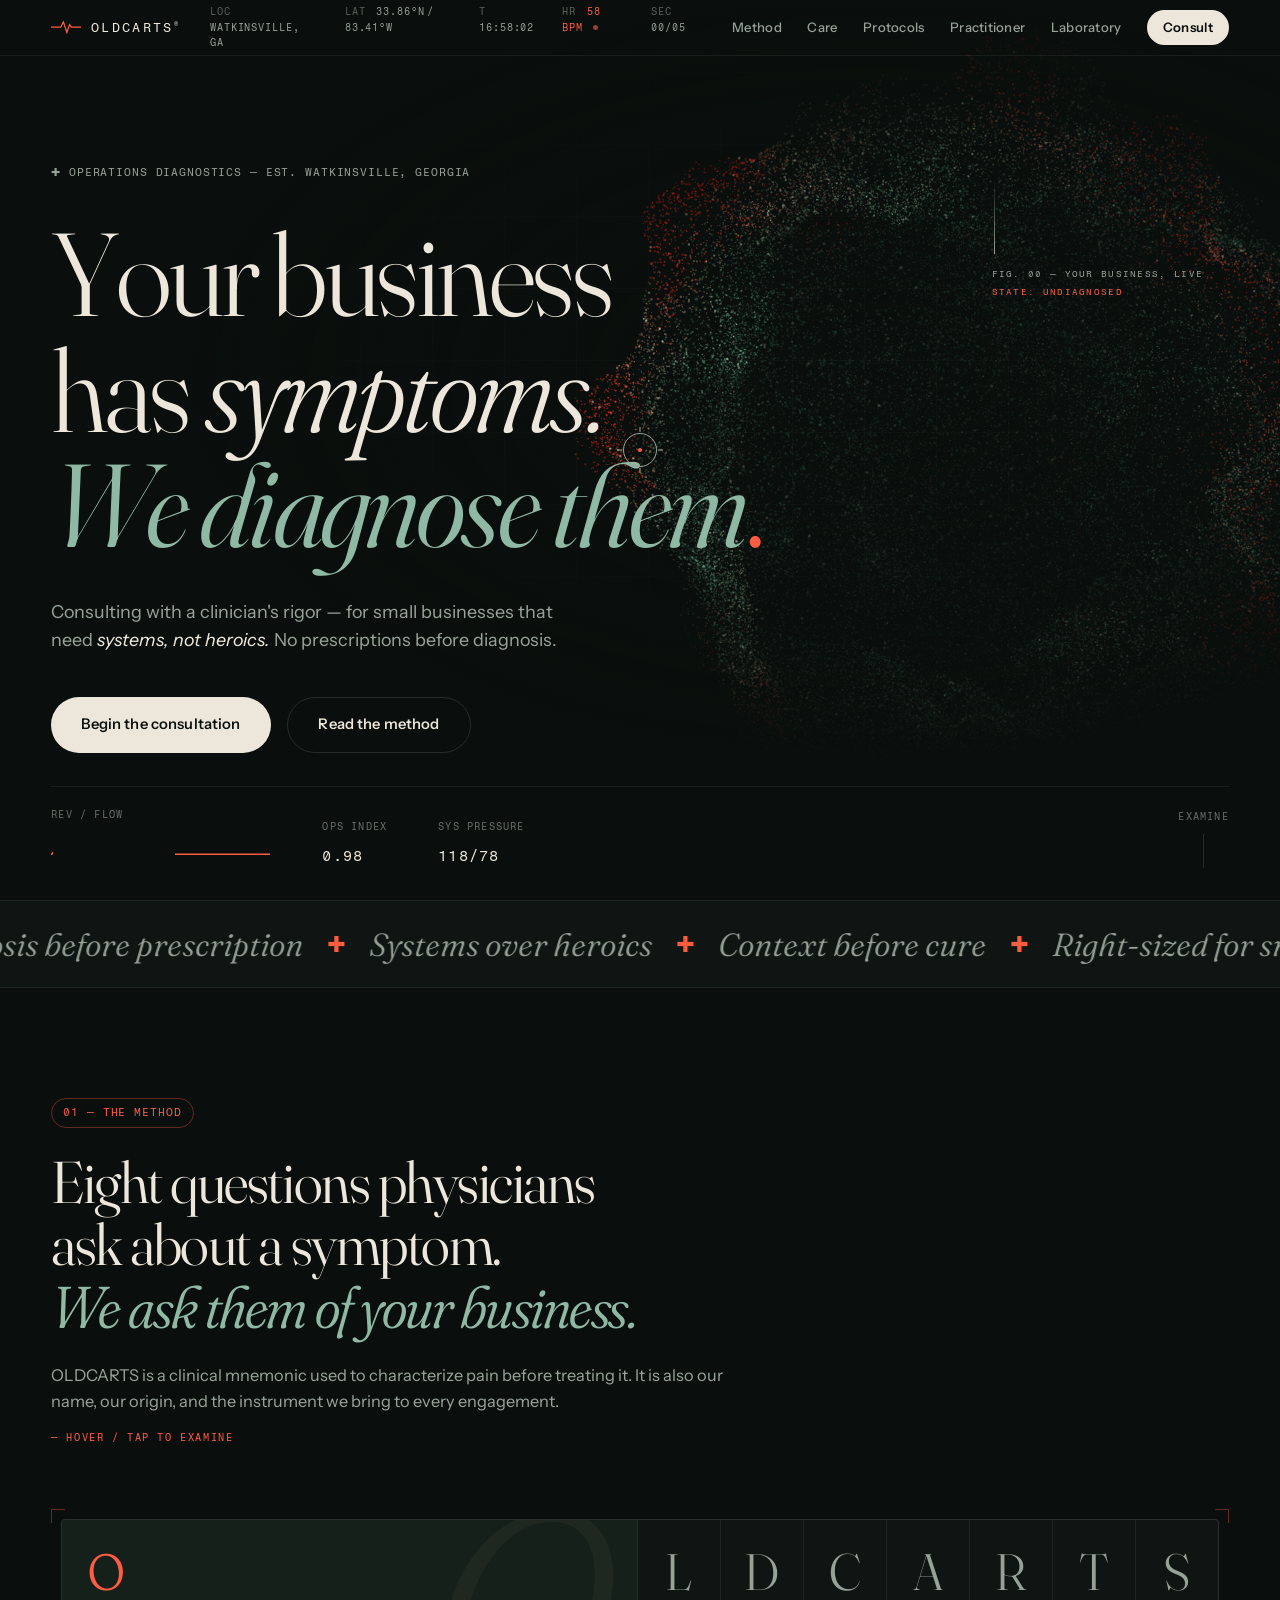
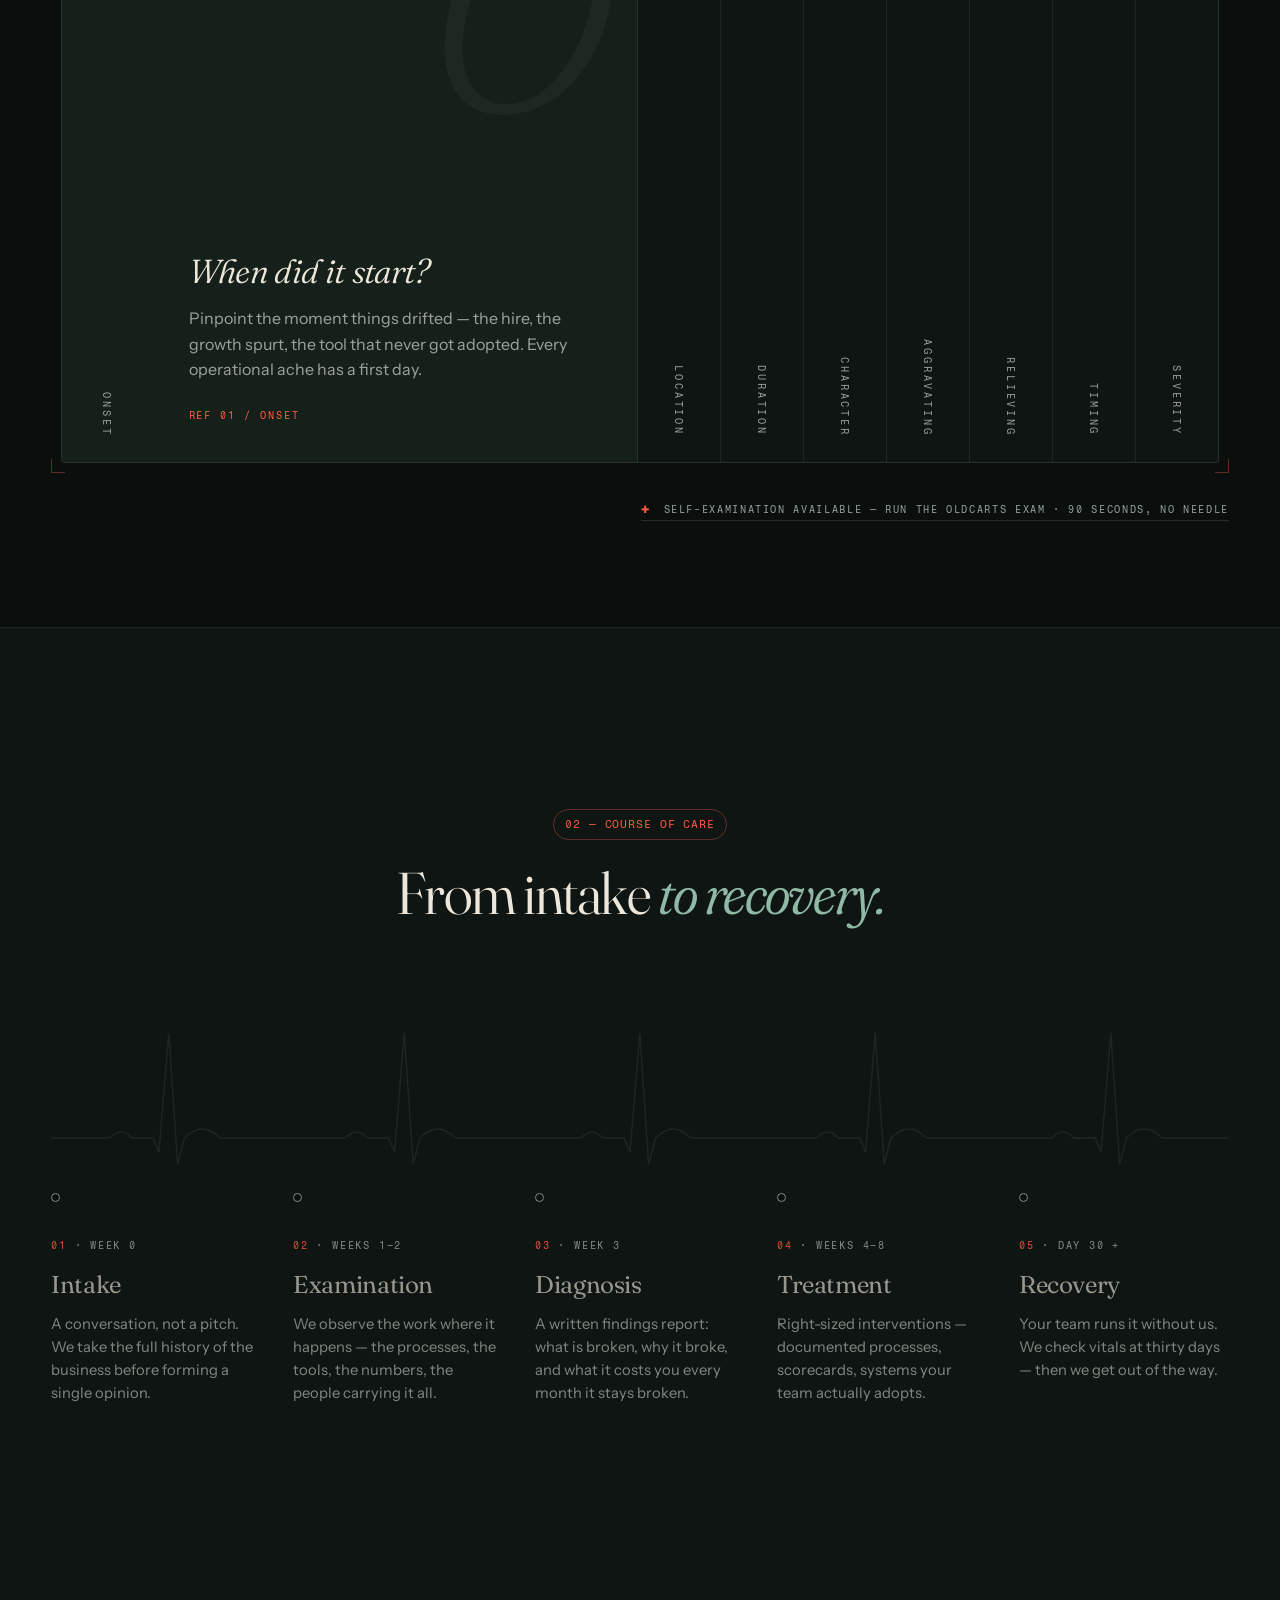
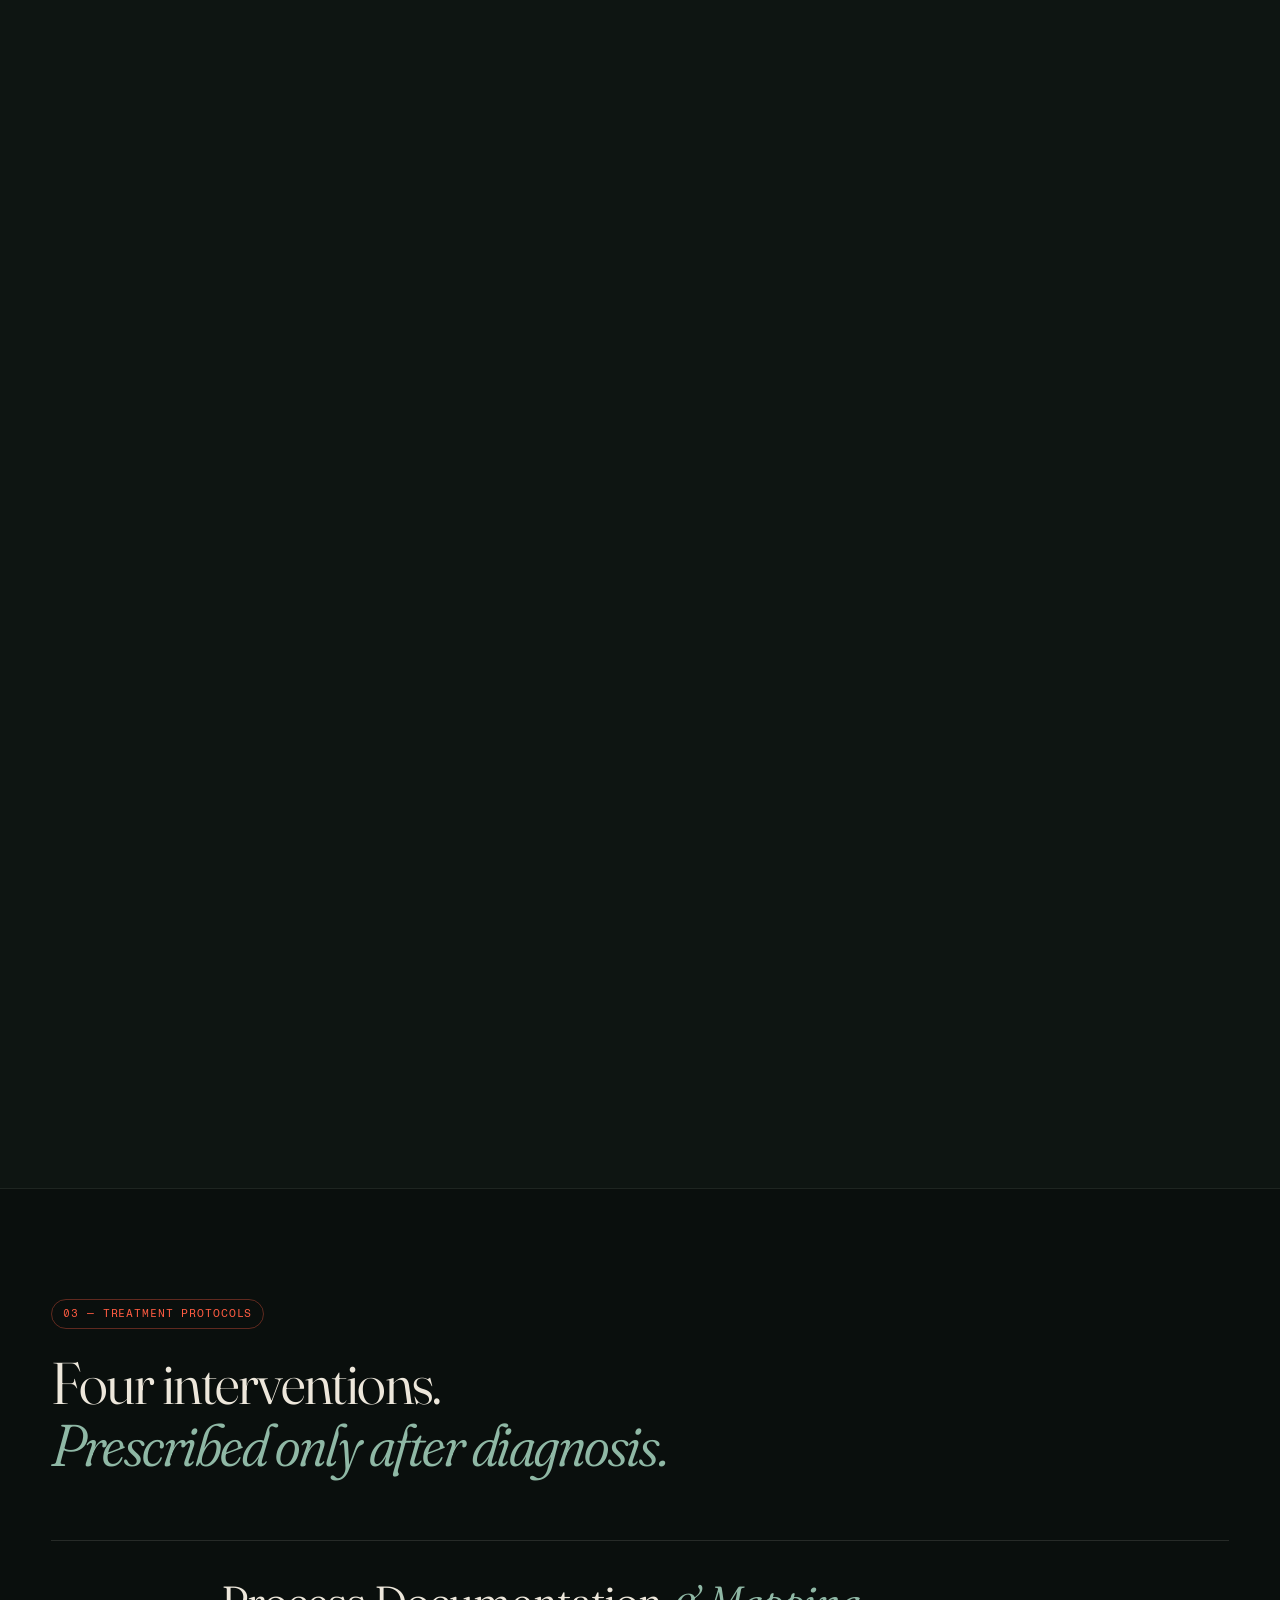
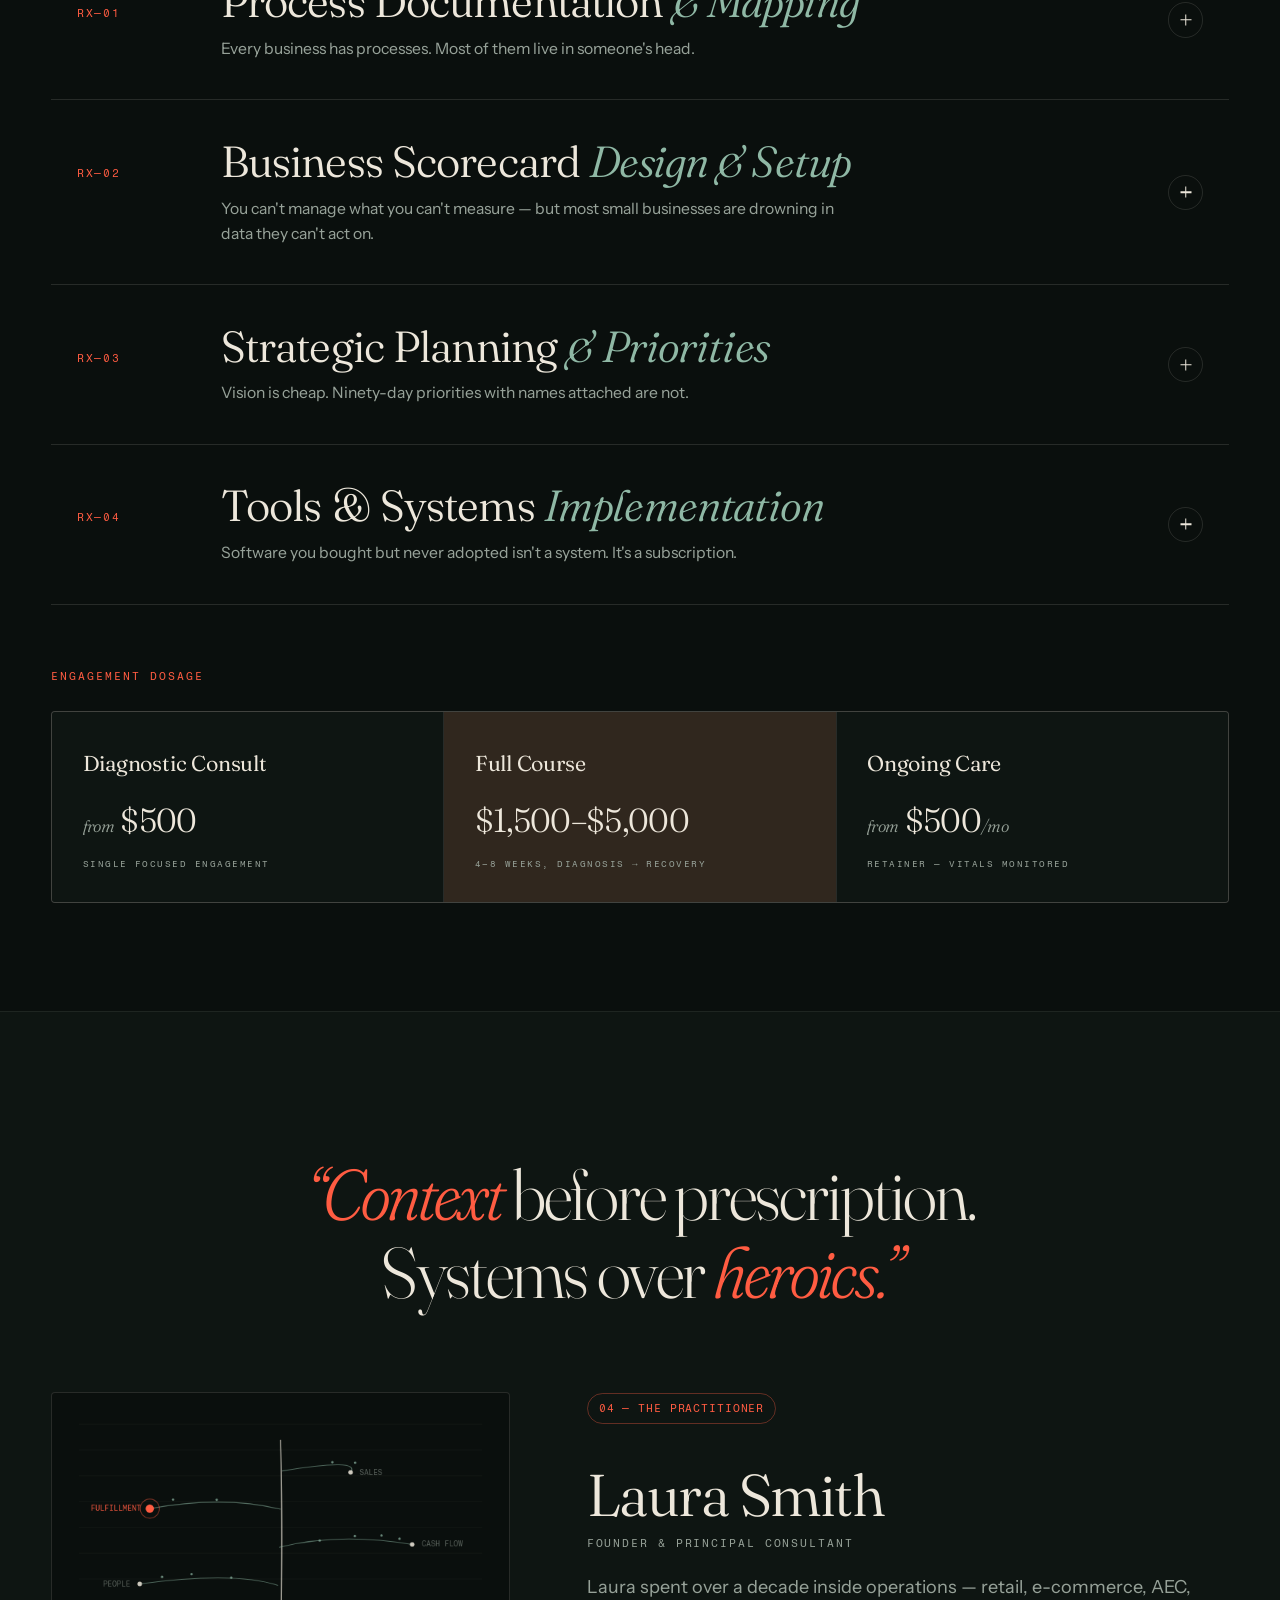
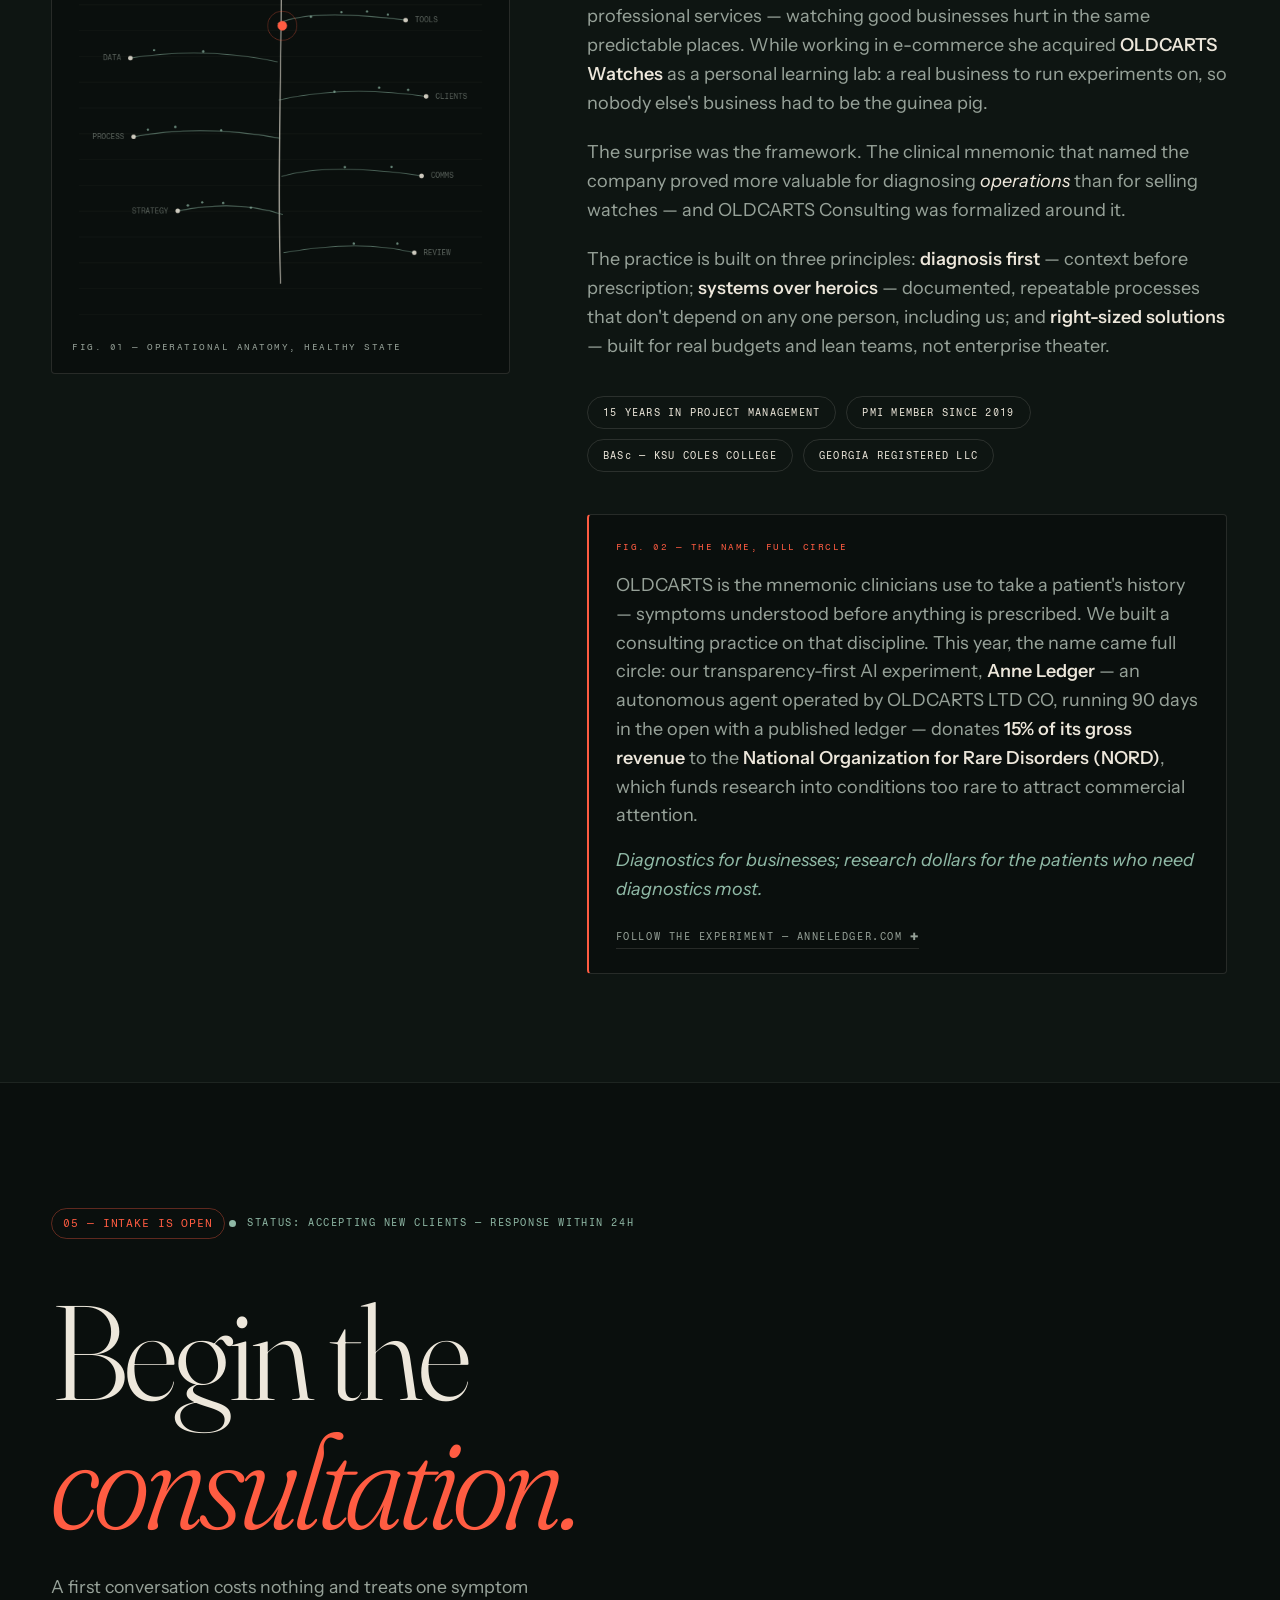
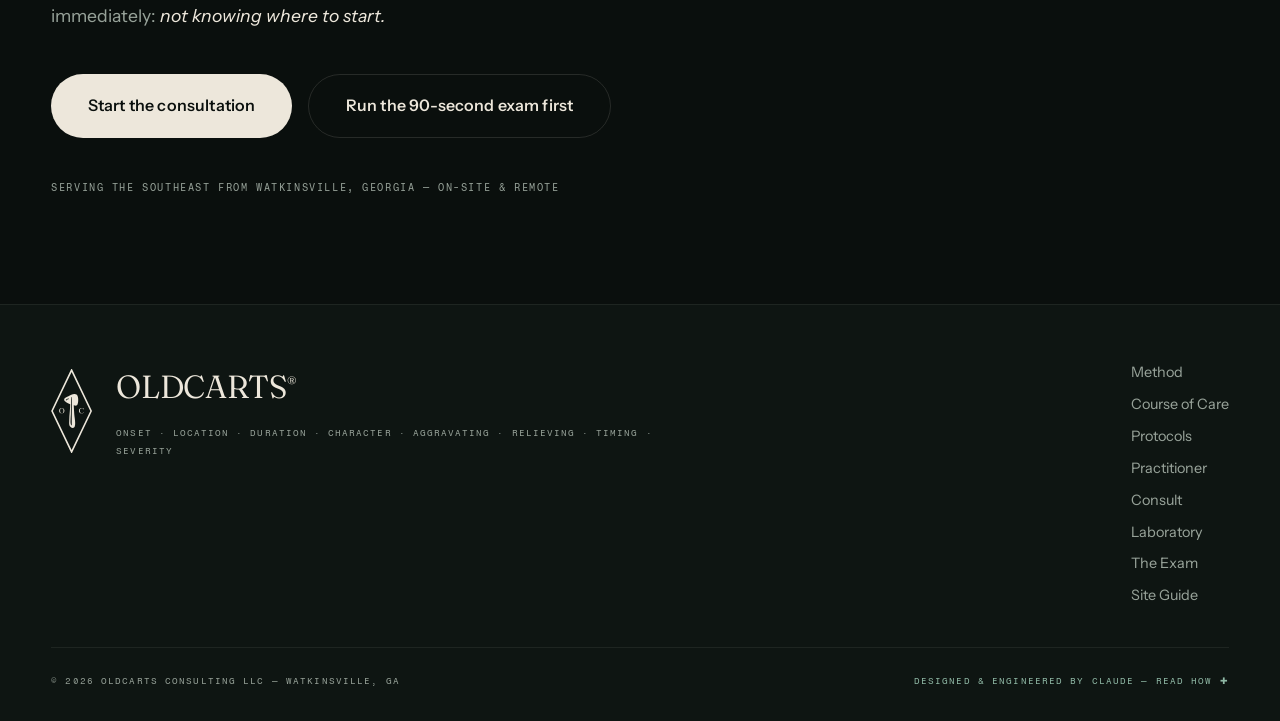
<file: index.html>
<!DOCTYPE html>
<html lang="en">
<head>
  <meta charset="UTF-8" />
  <meta name="viewport" content="width=device-width, initial-scale=1.0" />
  <title>OLDCARTS Consulting — Your Business Has Symptoms. We Diagnose Them.</title>
  <meta name="description" content="Operations consulting with a clinician's rigor. OLDCARTS applies an eight-point diagnostic method to small-business operations — process documentation, scorecards, strategic priorities, and systems that outlive the consultant." />
  <meta property="og:title" content="OLDCARTS Consulting — Operations Diagnostics" />
  <meta property="og:description" content="Your business has symptoms. We diagnose them. A clinician's rigor for small-business operations." />
  <meta property="og:type" content="website" />
  <meta property="og:url" content="https://oldcarts.com/" />
  <meta property="og:image" content="https://oldcarts.com/assets/img/og.jpg" />
  <meta property="og:image:width" content="1200" />
  <meta property="og:image:height" content="630" />
  <meta property="og:site_name" content="OLDCARTS Consulting" />
  <meta name="twitter:card" content="summary_large_image" />
  <meta name="twitter:title" content="OLDCARTS Consulting — Operations Diagnostics" />
  <meta name="twitter:description" content="Your business has symptoms. We diagnose them. A clinician's rigor for small-business operations." />
  <meta name="twitter:image" content="https://oldcarts.com/assets/img/og.jpg" />
  <link rel="canonical" href="https://oldcarts.com/" />
  <meta name="theme-color" content="#0A0F0D" />
  <script type="application/ld+json">
  {
    "@context": "https://schema.org",
    "@type": "ProfessionalService",
    "name": "OLDCARTS Consulting",
    "url": "https://oldcarts.com/",
    "image": "https://oldcarts.com/assets/img/og.jpg",
    "description": "Operations consulting with a clinician's rigor. OLDCARTS applies an eight-point diagnostic method to small-business operations — process documentation, scorecards, strategic priorities, and systems implementation.",
    "email": "laura.smith@oldcarts.com",
    "telephone": "+1-404-643-3404",
    "priceRange": "$500 - $5,000",
    "address": { "@type": "PostalAddress", "addressLocality": "Watkinsville", "addressRegion": "GA", "addressCountry": "US" },
    "geo": { "@type": "GeoCoordinates", "latitude": 33.86, "longitude": -83.41 },
    "areaServed": "Southeastern United States",
    "founder": { "@type": "Person", "name": "Laura Smith", "jobTitle": "Founder & Principal Consultant" },
    "sameAs": ["https://www.oldcartsconsulting.com"],
    "makesOffer": [
      { "@type": "Offer", "itemOffered": { "@type": "Service", "name": "Process Documentation & Mapping" } },
      { "@type": "Offer", "itemOffered": { "@type": "Service", "name": "Business Scorecard Design & Setup" } },
      { "@type": "Offer", "itemOffered": { "@type": "Service", "name": "Strategic Planning & Priorities" } },
      { "@type": "Offer", "itemOffered": { "@type": "Service", "name": "Tools & Systems Implementation" } }
    ]
  }
  </script>
  <link rel="icon" href="/favicon.svg" type="image/svg+xml" />
  <link rel="preload" href="/assets/fonts/fraunces-latin-full-normal.woff2" as="font" type="font/woff2" crossorigin />
  <link rel="preload" href="/assets/fonts/fraunces-latin-full-italic.woff2" as="font" type="font/woff2" crossorigin />
  <link rel="preload" href="/assets/fonts/fragment-mono-latin-400-normal.woff2" as="font" type="font/woff2" crossorigin />
  <link rel="stylesheet" href="/assets/css/main.css" />
  <!-- GA4 — deferred so analytics never competes with first paint -->
  <script>
    window.dataLayer = window.dataLayer || [];
    function gtag(){dataLayer.push(arguments);}
    gtag('js', new Date());
    gtag('config', 'G-VL294SE3MP', { anonymize_ip: true });
    addEventListener('load', function () {
      setTimeout(function () {
        var s = document.createElement('script');
        s.src = 'https://www.googletagmanager.com/gtag/js?id=G-VL294SE3MP';
        s.async = true;
        document.head.appendChild(s);
      }, 1500);
    });
  </script>
</head>
<body data-theme="exam-room">
  <script>document.body.classList.add('js');</script>

  <a class="skip-link" href="#main">Skip to content</a>

  <!-- ══════════ PRELOADER ══════════ -->
  <div class="preloader" id="preloader" aria-hidden="true">
    <div class="preloader__inner">
      <svg class="preloader__ecg" viewBox="0 0 320 80" fill="none" aria-hidden="true">
        <path id="preloader-trace" d="M0 40 H90 L102 40 L110 18 L118 62 L126 34 L134 40 H210 L222 40 L230 18 L238 62 L246 34 L254 40 H320" stroke="currentColor" stroke-width="1.5"/>
      </svg>
      <div class="preloader__row">
        <span class="preloader__label">CALIBRATING INSTRUMENTS</span>
        <span class="preloader__pct" id="preloader-pct">00</span>
      </div>
    </div>
  </div>

  <!-- ══════════ CURSOR ══════════ -->
  <div class="cursor" id="cursor" aria-hidden="true">
    <div class="cursor__ring"></div>
    <div class="cursor__dot"></div>
    <div class="cursor__label" id="cursor-label"></div>
  </div>

  <!-- ══════════ HUD FRAME ══════════ -->
  <header class="hud" id="hud">
    <div class="hud__bar">
      <a class="hud__mark" href="#top" aria-label="OLDCARTS Consulting — home">
        <svg class="hud__pulse-icon" viewBox="0 0 34 14" aria-hidden="true"><path d="M0 7 H8 L11 7 L14 1 L18 13 L21 4 L23 7 H34" stroke="currentColor" stroke-width="1.4" fill="none"/></svg>
        <span>OLDCARTS<sup>®</sup></span>
      </a>
      <div class="hud__readouts" aria-hidden="true">
        <span class="hud__readout"><em>LOC</em> WATKINSVILLE, GA</span>
        <span class="hud__readout"><em>LAT</em> 33.86°N&thinsp;/&thinsp;83.41°W</span>
        <span class="hud__readout"><em>T</em> <span id="hud-clock">—:—:—</span></span>
        <span class="hud__readout hud__readout--pulse"><em>HR</em> <span id="hud-bpm">58</span> BPM <i class="hud__beat" id="hud-beat"></i></span>
        <span class="hud__readout"><em>SEC</em> <span id="hud-sec">00/05</span></span>
      </div>
      <nav class="hud__nav" aria-label="Primary">
        <a href="#method">Method</a>
        <a href="#care">Care</a>
        <a href="#protocols">Protocols</a>
        <a href="#practitioner">Practitioner</a>
        <a href="/laboratory/">Laboratory</a>
        <a href="#consult" class="hud__cta">Consult</a>
      </nav>
      <button class="hud__menu-btn" id="menu-btn" aria-expanded="false" aria-controls="overlay-menu">
        <span class="hud__menu-label">MENU</span>
        <span class="hud__menu-lines" aria-hidden="true"><i></i><i></i></span>
      </button>
    </div>
    <div class="hud__progress" aria-hidden="true"><div class="hud__progress-fill" id="scroll-progress"></div></div>
  </header>

  <!-- ══════════ OVERLAY MENU ══════════ -->
  <div class="menu" id="overlay-menu" aria-hidden="true">
    <div class="menu__bg"></div>
    <nav class="menu__nav" aria-label="Menu">
      <a href="#method" data-menu-link><span class="menu__num">01</span><span class="menu__word">Method</span></a>
      <a href="#care" data-menu-link><span class="menu__num">02</span><span class="menu__word">Course of Care</span></a>
      <a href="#protocols" data-menu-link><span class="menu__num">03</span><span class="menu__word">Protocols</span></a>
      <a href="#practitioner" data-menu-link><span class="menu__num">04</span><span class="menu__word">Practitioner</span></a>
      <a href="#consult" data-menu-link><span class="menu__num">05</span><span class="menu__word">Consult</span></a>
      <a href="/laboratory/" data-menu-link><span class="menu__num">06</span><span class="menu__word">Laboratory</span></a>
      <a href="/exam/" data-menu-link><span class="menu__num">✚</span><span class="menu__word">The Exam</span></a>
      <a href="/guide/" data-menu-link class="menu__guide"><span class="menu__num">✚</span><span class="menu__word">How this site was made</span></a>
    </nav>
    <div class="menu__foot">
      <a href="mailto:laura.smith@oldcarts.com">laura.smith@oldcarts.com</a>
      <a href="tel:+14046433404">(404) 643-3404</a>
    </div>
  </div>

  <main id="main">

    <!-- ══════════ 00 / HERO ══════════ -->
    <section class="hero" id="top" data-section="00">
      <canvas class="hero__canvas" id="hero-canvas" aria-hidden="true"></canvas>
      <div class="hero__vignette" aria-hidden="true"></div>

      <div class="hero__content">
        <p class="hero__eyebrow mono" data-reveal>
          <span class="tick">✚</span> OPERATIONS DIAGNOSTICS — EST. WATKINSVILLE, GEORGIA
        </p>
        <h1 class="hero__title">
          <span class="hero__line" data-split>Your business</span>
          <span class="hero__line" data-split>has <em class="wonk">symptoms.</em></span>
          <span class="hero__line hero__line--answer" data-split><em>We diagnose them<span class="pulse-dot">.</span></em></span>
        </h1>
        <p class="hero__sub" data-reveal>
          Consulting with a clinician's rigor — for small businesses that need
          <em>systems, not heroics.</em> No prescriptions before diagnosis.
        </p>
        <div class="hero__actions" data-reveal>
          <a class="btn btn--solid" href="#consult" data-magnetic>Begin the consultation</a>
          <a class="btn btn--ghost" href="#method" data-magnetic>Read the method</a>
        </div>
      </div>

      <div class="hero__annot mono" aria-hidden="true">
        <span class="hero__annot-line"></span>
        <span class="hero__annot-text">FIG. 00 — YOUR BUSINESS, LIVE<br/><em id="annot-state">STATE: UNDIAGNOSED</em></span>
      </div>

      <div class="hero__vitals mono" aria-hidden="true">
        <div class="vital">
          <span class="vital__key">REV / FLOW</span>
          <canvas class="vital__ecg" id="vital-ecg" width="220" height="36"></canvas>
        </div>
        <div class="vital">
          <span class="vital__key">OPS INDEX</span>
          <span class="vital__val" id="vital-ops">—</span>
        </div>
        <div class="vital">
          <span class="vital__key">SYS PRESSURE</span>
          <span class="vital__val" id="vital-sys">—</span>
        </div>
        <div class="vital vital--scroll">
          <span class="vital__key">EXAMINE</span>
          <span class="vital__scroll-ind"><i></i></span>
        </div>
      </div>
    </section>

    <!-- ══════════ MARQUEE ══════════ -->
    <div class="marquee" aria-hidden="true">
      <div class="marquee__track" id="marquee-track">
        <span class="marquee__seg">Diagnosis before prescription <i class="marquee__glyph">✚</i> Systems over heroics <i class="marquee__glyph">✚</i> Context before cure <i class="marquee__glyph">✚</i> Right-sized for small business <i class="marquee__glyph">✚</i> </span>
      </div>
    </div>

    <!-- ══════════ 01 / METHOD ══════════ -->
    <section class="method" id="method" data-section="01">
      <div class="section-head">
        <span class="section-head__num mono">01 — THE METHOD</span>
        <h2 class="section-head__title" data-split-lines>
          Eight questions physicians ask about a&nbsp;symptom.<br/>
          <em>We ask them of your business.</em>
        </h2>
        <p class="section-head__note">
          OLDCARTS is a clinical mnemonic used to characterize pain before treating it.
          It is also our name, our origin, and the instrument we bring to every engagement.
          <span class="mono method__hint">— HOVER / TAP TO EXAMINE</span>
        </p>
      </div>

      <div class="method__frame"><span class="tickbr" aria-hidden="true"></span>
      <div class="method__instrument" id="method-instrument" role="list">
        <!-- slats injected-enhanced; base markup for no-JS -->
        <article class="slat" role="listitem" data-slat="0">
          <div class="slat__spine"><span class="slat__letter">O</span><span class="slat__term mono">ONSET</span></div>
          <div class="slat__body">
            <h3 class="slat__q"><em>When did it start?</em></h3>
            <p class="slat__a">Pinpoint the moment things drifted — the hire, the growth spurt, the tool that never got adopted. Every operational ache has a first day.</p>
            <span class="slat__ref mono">REF 01 / ONSET</span>
          </div>
        </article>
        <article class="slat" role="listitem" data-slat="1">
          <div class="slat__spine"><span class="slat__letter">L</span><span class="slat__term mono">LOCATION</span></div>
          <div class="slat__body">
            <h3 class="slat__q"><em>Where does it hurt?</em></h3>
            <p class="slat__a">Isolate the function where the pain actually lives — sales handoffs, fulfillment, invoicing, cash flow — not where it's loudest.</p>
            <span class="slat__ref mono">REF 02 / LOCATION</span>
          </div>
        </article>
        <article class="slat" role="listitem" data-slat="2">
          <div class="slat__spine"><span class="slat__letter">D</span><span class="slat__term mono">DURATION</span></div>
          <div class="slat__body">
            <h3 class="slat__q"><em>How long has it lasted?</em></h3>
            <p class="slat__a">Chronic or acute? A six-year workaround is a different disease than a six-week fire — and it gets a different treatment.</p>
            <span class="slat__ref mono">REF 03 / DURATION</span>
          </div>
        </article>
        <article class="slat" role="listitem" data-slat="3">
          <div class="slat__spine"><span class="slat__letter">C</span><span class="slat__term mono">CHARACTER</span></div>
          <div class="slat__body">
            <h3 class="slat__q"><em>What does it feel like?</em></h3>
            <p class="slat__a">Dropped balls, duplicate work, every decision bottlenecked at the owner's desk. Naming the texture of the problem is half the diagnosis.</p>
            <span class="slat__ref mono">REF 04 / CHARACTER</span>
          </div>
        </article>
        <article class="slat" role="listitem" data-slat="4">
          <div class="slat__spine"><span class="slat__letter">A</span><span class="slat__term mono">AGGRAVATING</span></div>
          <div class="slat__body">
            <h3 class="slat__q"><em>What makes it worse?</em></h3>
            <p class="slat__a">Volume spikes. Key people on vacation. Quarter-end crunch. The triggers that inflame a process tell you exactly where it's weak.</p>
            <span class="slat__ref mono">REF 05 / AGGRAVATING</span>
          </div>
        </article>
        <article class="slat" role="listitem" data-slat="5">
          <div class="slat__spine"><span class="slat__letter">R</span><span class="slat__term mono">RELIEVING</span></div>
          <div class="slat__body">
            <h3 class="slat__q"><em>What makes it better?</em></h3>
            <p class="slat__a">The workarounds your team invented to ease the pain are clues to the cure. We study them before we replace them.</p>
            <span class="slat__ref mono">REF 06 / RELIEVING</span>
          </div>
        </article>
        <article class="slat" role="listitem" data-slat="6">
          <div class="slat__spine"><span class="slat__letter">T</span><span class="slat__term mono">TIMING</span></div>
          <div class="slat__body">
            <h3 class="slat__q"><em>When does it flare?</em></h3>
            <p class="slat__a">Seasonal, weekly, whenever a certain client calls — patterns are diagnostic gold. We chart them before prescribing anything.</p>
            <span class="slat__ref mono">REF 07 / TIMING</span>
          </div>
        </article>
        <article class="slat" role="listitem" data-slat="7">
          <div class="slat__spine"><span class="slat__letter">S</span><span class="slat__term mono">SEVERITY</span></div>
          <div class="slat__body">
            <h3 class="slat__q"><em>How bad is it, one to ten?</em></h3>
            <p class="slat__a">Quantify the cost in hours, dollars, and sleep. Severity sets priority — treatment goes where the bleeding is worst.</p>
            <span class="slat__ref mono">REF 08 / SEVERITY</span>
          </div>
        </article>
      </div>
      </div>
      <p class="method__exam mono">
        <a href="/exam/"><span class="tick">✚</span> SELF-EXAMINATION AVAILABLE — RUN THE OLDCARTS EXAM · 90 SECONDS, NO NEEDLE</a>
      </p>
    </section>

    <!-- ══════════ 02 / COURSE OF CARE ══════════ -->
    <section class="care" id="care" data-section="02">
      <div class="care__pin" id="care-pin">
        <div class="section-head section-head--center">
          <span class="section-head__num mono">02 — COURSE OF CARE</span>
          <h2 class="section-head__title">From intake <em>to recovery.</em></h2>
        </div>
        <div class="care__chart">
          <svg class="care__ecg" id="care-ecg" viewBox="0 0 1200 220" preserveAspectRatio="none" aria-hidden="true">
            <path id="care-trace-bg" d="" stroke="rgba(237,231,219,.08)" stroke-width="1.5" fill="none"/>
            <path id="care-trace" d="" stroke="currentColor" stroke-width="2" fill="none"/>
          </svg>
          <ol class="care__stages">
            <li class="care__stage" data-stage="0">
              <span class="care__node" aria-hidden="true"></span>
              <span class="care__num mono">01 <i>· WEEK 0</i></span>
              <h3>Intake</h3>
              <p>A conversation, not a pitch. We take the full history of the business before forming a single opinion.</p>
            </li>
            <li class="care__stage" data-stage="1">
              <span class="care__node" aria-hidden="true"></span>
              <span class="care__num mono">02 <i>· WEEKS 1–2</i></span>
              <h3>Examination</h3>
              <p>We observe the work where it happens — the processes, the tools, the numbers, the people carrying it all.</p>
            </li>
            <li class="care__stage" data-stage="2">
              <span class="care__node" aria-hidden="true"></span>
              <span class="care__num mono">03 <i>· WEEK 3</i></span>
              <h3>Diagnosis</h3>
              <p>A written findings report: what is broken, why it broke, and what it costs you every month it stays broken.</p>
            </li>
            <li class="care__stage" data-stage="3">
              <span class="care__node" aria-hidden="true"></span>
              <span class="care__num mono">04 <i>· WEEKS 4–8</i></span>
              <h3>Treatment</h3>
              <p>Right-sized interventions — documented processes, scorecards, systems your team actually adopts.</p>
            </li>
            <li class="care__stage" data-stage="4">
              <span class="care__node" aria-hidden="true"></span>
              <span class="care__num mono">05 <i>· DAY 30 +</i></span>
              <h3>Recovery</h3>
              <p>Your team runs it without us. We check vitals at thirty days — then we get out of the way.</p>
            </li>
          </ol>
        </div>
      </div>
    </section>

    <!-- ══════════ 03 / PROTOCOLS ══════════ -->
    <section class="protocols" id="protocols" data-section="03">
      <div class="section-head">
        <span class="section-head__num mono">03 — TREATMENT PROTOCOLS</span>
        <h2 class="section-head__title" data-split-lines>Four interventions.<br/><em>Prescribed only after diagnosis.</em></h2>
      </div>

      <div class="protocols__list" id="protocols-list">
        <article class="protocol" data-protocol="0" tabindex="0">
          <header class="protocol__head">
            <span class="protocol__num mono">RX—01</span>
            <h3 class="protocol__name">Process Documentation <em>&amp; Mapping</em></h3>
            <p class="protocol__gist">Every business has processes. Most of them live in someone's head.</p>
            <span class="protocol__toggle" aria-hidden="true"></span>
          </header>
          <div class="protocol__body">
            <p>We surface the critical workflows trapped in institutional memory and structure them in platforms your team already uses — or help you choose one worth adopting.</p>
            <ul class="protocol__rx mono">
              <li>Documented core business processes</li>
              <li>Step-by-step workflow maps</li>
              <li>Assignable ownership at each step</li>
              <li>A platform your team can actually use</li>
              <li>Team training on the platform</li>
              <li>30-day follow-up support</li>
            </ul>
          </div>
        </article>

        <article class="protocol" data-protocol="1" tabindex="0">
          <header class="protocol__head">
            <span class="protocol__num mono">RX—02</span>
            <h3 class="protocol__name">Business Scorecard <em>Design &amp; Setup</em></h3>
            <p class="protocol__gist">You can't manage what you can't measure — but most small businesses are drowning in data they can't act on.</p>
            <span class="protocol__toggle" aria-hidden="true"></span>
          </header>
          <div class="protocol__body">
            <p>Custom scorecards tracking five to fifteen key metrics — the vital signs of your business — with a weekly rhythm to actually read them.</p>
            <ul class="protocol__rx mono">
              <li>Custom KPI identification workshop</li>
              <li>Scorecard template — Excel &amp; digital</li>
              <li>Weekly review structure &amp; facilitation guide</li>
              <li>Owner and team setup walkthrough</li>
              <li>30-day check-in to refine</li>
            </ul>
          </div>
        </article>

        <article class="protocol" data-protocol="2" tabindex="0">
          <header class="protocol__head">
            <span class="protocol__num mono">RX—03</span>
            <h3 class="protocol__name">Strategic Planning <em>&amp; Priorities</em></h3>
            <p class="protocol__gist">Vision is cheap. Ninety-day priorities with names attached are not.</p>
            <span class="protocol__toggle" aria-hidden="true"></span>
          </header>
          <div class="protocol__body">
            <p>We translate where you want to go into three to seven focused goals per quarter — each with an owner, a deadline, and a review rhythm that keeps them alive.</p>
            <ul class="protocol__rx mono">
              <li>Annual goal-setting session</li>
              <li>90-day company priorities — 3–7 focused goals</li>
              <li>Individual accountability assignments</li>
              <li>Meeting rhythm &amp; agenda template</li>
              <li>Quarterly check-in and reset</li>
            </ul>
          </div>
        </article>

        <article class="protocol" data-protocol="3" tabindex="0">
          <header class="protocol__head">
            <span class="protocol__num mono">RX—04</span>
            <h3 class="protocol__name">Tools &amp; Systems <em>Implementation</em></h3>
            <p class="protocol__gist">Software you bought but never adopted isn't a system. It's a subscription.</p>
            <span class="protocol__toggle" aria-hidden="true"></span>
          </header>
          <div class="protocol__body">
            <p>Setup, integration, and adoption support that extracts real value from operations software — matched to your size, budget, and team.</p>
            <ul class="protocol__rx mono">
              <li>Platform audit and recommendation</li>
              <li>Setup and configuration</li>
              <li>Integration between key tools</li>
              <li>Team training &amp; adoption plan</li>
              <li>30-day support period</li>
            </ul>
          </div>
        </article>
      </div>

      <div class="dosage">
        <span class="dosage__label mono">ENGAGEMENT DOSAGE</span>
        <div class="dosage__grid">
          <div class="dosage__card">
            <span class="dosage__name">Diagnostic Consult</span>
            <span class="dosage__price"><em>from</em> $500</span>
            <span class="dosage__note mono">SINGLE FOCUSED ENGAGEMENT</span>
          </div>
          <div class="dosage__card dosage__card--featured">
            <span class="dosage__name">Full Course</span>
            <span class="dosage__price">$1,500–$5,000</span>
            <span class="dosage__note mono">4–8 WEEKS, DIAGNOSIS → RECOVERY</span>
          </div>
          <div class="dosage__card">
            <span class="dosage__name">Ongoing Care</span>
            <span class="dosage__price"><em>from</em> $500<em>/mo</em></span>
            <span class="dosage__note mono">RETAINER — VITALS MONITORED</span>
          </div>
        </div>
      </div>
    </section>

    <!-- ══════════ 04 / PRACTITIONER ══════════ -->
    <section class="practitioner" id="practitioner" data-section="04">
      <div class="practitioner__quote-wrap">
        <blockquote class="practitioner__quote" data-split-lines>
          <em>“Context</em> before prescription.<br/>Systems over <em>heroics.”</em>
        </blockquote>
      </div>
      <div class="practitioner__grid">
        <div class="practitioner__specimen" aria-hidden="true">
          <canvas id="specimen-canvas" width="560" height="680"></canvas>
          <span class="practitioner__specimen-cap mono">FIG. 01 — OPERATIONAL ANATOMY, HEALTHY STATE</span>
        </div>
        <div class="practitioner__bio">
          <span class="section-head__num mono">04 — THE PRACTITIONER</span>
          <h2 class="practitioner__name">Laura Smith</h2>
          <p class="practitioner__role mono">FOUNDER &amp; PRINCIPAL CONSULTANT</p>
          <p>
            Laura spent over a decade inside operations — retail, e-commerce, AEC,
            professional services — watching good businesses hurt in the same
            predictable places. While working in e-commerce she acquired
            <strong>OLDCARTS Watches</strong> as a personal learning lab: a real business
            to run experiments on, so nobody else's business had to be the guinea pig.
          </p>
          <p>
            The surprise was the framework. The clinical mnemonic that named the
            company proved more valuable for diagnosing <em>operations</em> than for
            selling watches — and OLDCARTS Consulting was formalized around it.
          </p>
          <p>
            The practice is built on three principles: <strong>diagnosis first</strong> —
            context before prescription; <strong>systems over heroics</strong> — documented,
            repeatable processes that don't depend on any one person, including us;
            and <strong>right-sized solutions</strong> — built for real budgets and lean teams,
            not enterprise theater.
          </p>
          <ul class="practitioner__creds mono" role="list">
            <li>15 YEARS IN PROJECT MANAGEMENT</li>
            <li>PMI MEMBER SINCE 2019</li>
            <li>BASc — KSU COLES COLLEGE</li>
            <li>GEORGIA REGISTERED LLC</li>
          </ul>

          <aside class="fullcircle">
            <span class="fullcircle__label mono">FIG. 02 — THE NAME, FULL CIRCLE</span>
            <p>
              OLDCARTS is the mnemonic clinicians use to take a patient's history —
              symptoms understood before anything is prescribed. We built a consulting
              practice on that discipline. This year, the name came full circle: our
              transparency-first AI experiment, <strong>Anne Ledger</strong> — an autonomous
              agent operated by OLDCARTS LTD CO, running 90 days in the open with a
              published ledger — donates <strong>15% of its gross revenue</strong> to the
              <strong>National Organization for Rare Disorders (NORD)</strong>, which funds
              research into conditions too rare to attract commercial attention.
            </p>
            <p class="fullcircle__coda"><em>Diagnostics for businesses; research dollars for the patients who need diagnostics most.</em></p>
            <a class="fullcircle__link mono" href="https://anneledger.com" rel="noopener">FOLLOW THE EXPERIMENT — ANNELEDGER.COM <span aria-hidden="true">✚</span></a>
          </aside>
        </div>
      </div>
    </section>

    <!-- ══════════ 05 / CONSULT ══════════ -->
    <section class="consult" id="consult" data-section="05">
      <canvas class="consult__canvas" id="consult-canvas" aria-hidden="true"></canvas>
      <div class="consult__content">
        <span class="section-head__num mono">05 — INTAKE IS OPEN</span>
        <p class="consult__status mono"><i class="consult__blink"></i> STATUS: ACCEPTING NEW CLIENTS — RESPONSE WITHIN 24H</p>
        <h2 class="consult__title" data-split-lines>
          Begin the<br/><em>consultation.</em>
        </h2>
        <p class="consult__sub">A first conversation costs nothing and treats one symptom immediately: <em>not knowing where to start.</em></p>
        <div class="consult__actions">
          <a class="btn btn--solid btn--lg" href="https://42d2r2.share-na2.hsforms.com/2s15tRe__RT--VctTiMbp8Q" data-magnetic>Start the consultation</a>
          <a class="btn btn--ghost btn--lg" href="/exam/" data-magnetic>Run the 90-second exam first</a>
        </div>
        <p class="consult__geo mono">SERVING THE SOUTHEAST FROM WATKINSVILLE, GEORGIA — ON-SITE &amp; REMOTE</p>
      </div>
    </section>

  </main>

  <!-- ══════════ FOOTER ══════════ -->
  <footer class="footer">
    <div class="footer__top">
      <div class="footer__mark">
        <svg class="footer__oc" xmlns="http://www.w3.org/2000/svg" xmlns:xlink="http://www.w3.org/1999/xlink" viewBox="358 73 308 628" role="img" aria-label="OLDCARTS Consulting registered trademark">
          <defs>
            <path id="font_O" d="M.36572267 .6767578C.45166017 .6767578 .52612307 .6441701 .5891113 .57899478 .6520996 .5138194 .68359377 .43247477 .68359377 .33496095 .68359377 .23451741 .65185549 .1511383 .5883789 .08482361 .52490237 .018508912 .44807945-.0146484379 .35791017-.0146484379 .2667643-.0146484379 .19018555 .017695109 .12817383 .0823822 .06616211 .14706929 .03515625 .23077393 .03515625 .3334961 .03515625 .43848673 .07096354 .5241394 .14257813 .5904541 .20475261 .6479899 .27913413 .6767578 .36572267 .6767578M.3564453 .64160159C.29720054 .64160159 .24967449 .6196645 .21386719 .5757904 .16927083 .52118429 .14697266 .44122825 .14697266 .33592225 .14697266 .22802226 .17008464 .14498393 .2163086 .08680725 .25179038 .042607625 .29866538 .020507813 .3569336 .020507813 .41910807 .020507813 .47045899 .044718427 .5109863 .09313965 .5515137 .14157105 .57177737 .21795146 .57177737 .32228089 .57177737 .43537904 .5494792 .5197194 .5048828 .5753021 .46907554 .61950179 .41959635 .64160159 .3564453 .64160159Z"/>
            <path id="font_C" d="M.6020508 .6767578 .6171875 .45117188H.6020508C.58186849 .5187276 .5530599 .5673523 .515625 .5970459 .4781901 .6267497 .43326823 .64160159 .38085938 .64160159 .33691407 .64160159 .29720054 .6304677 .26171876 .6082001 .22623699 .58594259 .19832357 .55043539 .17797852 .50167849 .15763347 .45293174 .14746094 .39232383 .14746094 .31985475 .14746094 .26005046 .1570638 .20821126 .17626953 .16433716 .19547527 .12046305 .22436524 .08682251 .26293946 .06341553 .30151368 .04001872 .34554038 .028320313 .39501954 .028320313 .43798829 .028320313 .47591148 .037546796 .50878909 .055999757 .5416667 .07446289 .5777995 .11113485 .6171875 .16601563L.6323242 .15625C.5991211 .0971578 .5603841 .053899129 .5161133 .026473999 .47184245-.0009409587 .41927085-.0146484379 .35839845-.0146484379 .24869792-.0146484379 .16373699 .025985718 .103515628 .10725403 .05859375 .16770935 .036132814 .23889669 .036132814 .32081605 .036132814 .3868052 .05094401 .44742839 .080566409 .50268557 .110188808 .5579427 .15096028 .60076907 .20288086 .63116458 .25480143 .66156008 .31152345 .6767578 .37304688 .6767578 .42089845 .6767578 .46809898 .66503909 .51464846 .64160159 .5283203 .6344401 .53808596 .6308594 .5439453 .6308594 .5527344 .6308594 .5603841 .63395187 .56689456 .6401367 .5753581 .6489258 .5813802 .6611328 .58496096 .6767578H.6020508Z"/>
          </defs>
          <path transform="matrix(1,0,0,-1,468.0488,305.3989)" d="M0 0C1.319-1.667 3.311-2.728 5.839-3.303 8.632 4.509 15.5 7.804 24.48 8.758 21.104 19.367-1.186 4.005 0 0M40.126 20.975C39.262-18.421 39.88-61.375 38.774-103.119 38.245-123.098 35.273-143.335 35.755-162.042 36.027-172.672 36.77-185.36 45.308-190.569 45.104-140.075 45.85-81.419 45.558-29.369 45.455-11.122 46.652 7.158 43.275 23.817 42.276 23.868 41.278 23.919 40.279 23.971 40.229 22.971 40.177 21.974 40.126 20.975M60.076-39.126C61.568-58.389 61.801-81.541 63.741-104.399 65.631-126.647 70.082-148.411 70.555-166.83 71.041-185.687 69.709-208.084 52.428-207.957 41.64-207.874 30.126-195.852 27.434-187.65 24.454-178.569 26.277-164.023 26.382-149.546 26.659-111.349 33.621-66.927 33.471-30.752 25.637-25.324 15.95-23.181 6.121-17.336-1.147-13.014-12.502-5.98-11.831 3.611-10.892 17.039 10.884 23.466 20.459 27.99 33.657 34.226 48.663 43.859 65.374 44.713 76.829 45.299 84.584 39.603 88.729 31.501 96.455 16.4 96.775-35.798 79.001-41.096 72.801-42.944 68.758-41.12 60.076-39.126" fill-rule="evenodd" fill="currentColor"/>
          <path transform="matrix(1,0,0,-1,658.2363,387)" stroke-width="12" stroke-miterlimit="10" fill="none" stroke="currentColor" d="M0 0-146.236-306-292.472 0-146.236 306 0 0Z"/>
          <use xlink:href="#font_O" fill="currentColor" transform="matrix(60.75,0,0,-60.75,416.8984,404.9287)"/>
          <use xlink:href="#font_C" fill="currentColor" transform="matrix(60.75,0,0,-60.75,564.82467,404.9287)"/>
        </svg>
        <span class="footer__markcol">
          <span class="footer__word">OLDCARTS<sup>®</sup></span>
          <span class="footer__tag mono">ONSET · LOCATION · DURATION · CHARACTER · AGGRAVATING · RELIEVING · TIMING · SEVERITY</span>
        </span>
      </div>
      <nav class="footer__nav" aria-label="Footer">
        <a href="#method">Method</a>
        <a href="#care">Course of Care</a>
        <a href="#protocols">Protocols</a>
        <a href="#practitioner">Practitioner</a>
        <a href="#consult">Consult</a>
        <a href="/laboratory/">Laboratory</a>
        <a href="/exam/">The Exam</a>
        <a href="/guide/">Site Guide</a>
      </nav>
    </div>
    <div class="footer__bottom mono">
      <span>© 2026 OLDCARTS CONSULTING LLC — WATKINSVILLE, GA</span>
      <a href="/guide/" class="footer__credit">DESIGNED &amp; ENGINEERED BY CLAUDE — READ HOW ✚</a>
    </div>
  </footer>

  <script type="importmap">{ "imports": { "three": "/vendor/three.module.min.js" } }</script>
  <script src="/vendor/gsap.min.js" defer></script>
  <script src="/vendor/ScrollTrigger.min.js" defer></script>
  <script src="/vendor/SplitText.min.js" defer></script>
  <script src="/vendor/ScrambleTextPlugin.min.js" defer></script>
  <script src="/vendor/lenis.min.js" defer></script>
  <script type="module" src="/assets/js/main.js"></script>
</body>
</html>
</file>
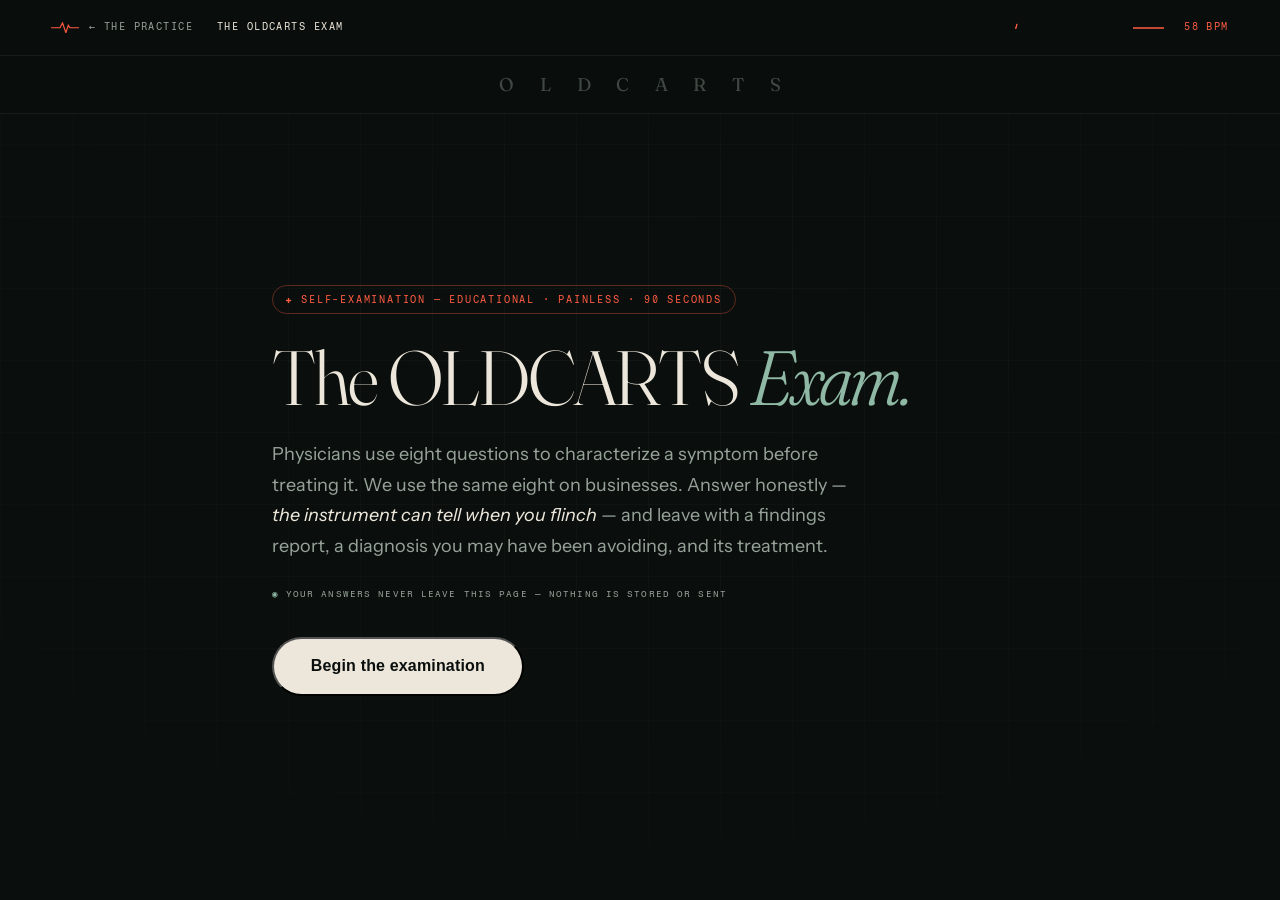
<file: exam/index.html>
<!DOCTYPE html>
<html lang="en">
<head>
  <meta charset="UTF-8" />
  <meta name="viewport" content="width=device-width, initial-scale=1.0" />
  <title>The OLDCARTS Exam — A 90-Second Business Diagnosis</title>
  <meta name="description" content="Eight clinical questions, applied to your business. An educational, interactive diagnosis built on the OLDCARTS method — leave with a findings report and possibly a condition you've been avoiding." />
  <link rel="canonical" href="https://oldcarts.com/exam/" />
  <meta property="og:title" content="The OLDCARTS Exam — Diagnose Your Business in 90 Seconds" />
  <meta property="og:description" content="Eight clinical questions. One findings report. An interactive, educational diagnosis built on the OLDCARTS method." />
  <meta property="og:type" content="website" />
  <meta property="og:url" content="https://oldcarts.com/exam/" />
  <meta property="og:image" content="https://oldcarts.com/assets/img/og.jpg" />
  <meta name="twitter:card" content="summary_large_image" />
  <meta name="theme-color" content="#0A0F0D" />
  <link rel="icon" href="/favicon.svg" type="image/svg+xml" />
  <link rel="preload" href="/assets/fonts/fraunces-latin-full-normal.woff2" as="font" type="font/woff2" crossorigin />
  <link rel="preload" href="/assets/fonts/fraunces-latin-full-italic.woff2" as="font" type="font/woff2" crossorigin />
  <link rel="preload" href="/assets/fonts/fragment-mono-latin-400-normal.woff2" as="font" type="font/woff2" crossorigin />
  <link rel="stylesheet" href="/assets/css/main.css" />
  <style>
    /* ══ THE EXAM — exam-room instrument, single-screen flow ══ */
    body.exam-page { overflow-x: clip; }

    .ex-hud {
      position: fixed; top: 0; left: 0; right: 0; z-index: 50;
      display: flex; align-items: center; gap: 1.5rem;
      padding: 0 var(--gutter); height: var(--hud-h);
      border-bottom: 1px solid var(--line-soft);
      background: color-mix(in srgb, var(--ink) 85%, transparent);
      backdrop-filter: blur(12px);
      font-family: var(--font-mono); font-size: .64rem; letter-spacing: .14em;
    }
    .ex-hud__back { display: inline-flex; align-items: center; gap: .6rem; color: var(--bone-dim); transition: color .3s; }
    .ex-hud__back:hover { color: var(--pulse); }
    .ex-hud__back svg { width: 28px; color: var(--pulse); }
    .ex-hud__title { color: var(--bone); }
    .ex-hud__vitals { margin-left: auto; display: flex; align-items: center; gap: 1.2rem; color: var(--bone-dim); }
    .ex-hud__bpm { color: var(--pulse); }
    #ex-ecg { display: block; }
    @media (max-width: 640px) { #ex-ecg { display: none; } .ex-hud { gap: .9rem; } }

    /* progress strip */
    .ex-progress {
      position: fixed; top: var(--hud-h); left: 0; right: 0; z-index: 49;
      display: flex; justify-content: center; gap: clamp(.6rem, 2.5vw, 1.6rem);
      padding: .85rem var(--gutter);
      background: color-mix(in srgb, var(--ink) 85%, transparent);
      backdrop-filter: blur(12px);
      border-bottom: 1px solid var(--line-soft);
      font-family: var(--font-display); font-weight: 400;
      font-size: clamp(.9rem, 2.4vw, 1.15rem);
    }
    .ex-progress span {
      color: color-mix(in srgb, var(--bone-dim) 40%, transparent);
      transition: color .4s, transform .4s;
    }
    .ex-progress span.is-current { color: var(--bone); transform: translateY(-2px); }
    .ex-progress span.is-done { color: var(--pulse); }

    /* stage */
    .ex-main {
      min-height: 100svh;
      display: grid; place-items: center;
      padding: calc(var(--hud-h) + 5.5rem) var(--gutter) 4rem;
    }
    .ex-card { width: min(46rem, 100%); }

    .ex-kicker {
      display: inline-block;
      font-family: var(--font-mono); font-size: .62rem; letter-spacing: .18em;
      color: var(--pulse);
      border: 1px solid var(--pulse-dim); border-radius: 999px;
      padding: .35rem .8rem; margin-bottom: 1.6rem;
    }
    .ex-title {
      font-family: var(--font-display); font-weight: 310;
      font-size: clamp(2.6rem, 7vw, 4.8rem);
      line-height: 1.0; letter-spacing: -0.03em;
      font-variation-settings: 'opsz' 144;
      margin-bottom: 1.4rem;
    }
    .ex-title em { color: var(--sage); font-variation-settings: 'opsz' 144, 'SOFT' 60; }
    .ex-lede { color: var(--bone-dim); max-width: 36rem; line-height: 1.7; margin-bottom: 1.1rem; }
    .ex-lede em { color: var(--bone); }
    .ex-fine { font-family: var(--font-mono); font-size: .58rem; letter-spacing: .12em; color: var(--bone-dim); margin: 1.6rem 0 2.2rem; }
    .ex-fine i { font-style: normal; color: var(--sage); }

    /* question */
    .ex-q__letterrow { display: flex; align-items: baseline; gap: 1.1rem; margin-bottom: 1.1rem; }
    .ex-q__letter {
      font-family: var(--font-display); font-weight: 300; font-style: italic;
      font-size: clamp(3.4rem, 9vw, 5.8rem); line-height: .9;
      color: var(--pulse);
      font-variation-settings: 'opsz' 144, 'SOFT' 80;
    }
    .ex-q__term { font-family: var(--font-mono); font-size: .66rem; letter-spacing: .22em; color: var(--bone-dim); }
    .ex-q__ref { margin-left: auto; font-family: var(--font-mono); font-size: .58rem; letter-spacing: .16em; color: color-mix(in srgb, var(--bone-dim) 55%, transparent); }
    .ex-q__question {
      font-family: var(--font-display); font-weight: 330;
      font-size: clamp(1.6rem, 4vw, 2.6rem);
      letter-spacing: -0.02em; line-height: 1.12;
      margin-bottom: 2rem;
    }
    .ex-opts { display: grid; gap: .7rem; }
    .ex-opt {
      text-align: left;
      background: var(--ink-2);
      border: 1px solid var(--line);
      border-radius: 6px;
      color: var(--bone);
      font-family: var(--font-text); font-size: 1.02rem; font-weight: 450;
      padding: 1.05rem 1.2rem 1.05rem 3.1rem;
      position: relative;
      cursor: pointer;
      transition: border-color .25s, background-color .25s, transform .15s;
    }
    .ex-opt:hover, .ex-opt:focus-visible { border-color: var(--pulse); background: var(--ink-3); transform: translateX(4px); }
    .ex-opt::before {
      content: attr(data-key);
      position: absolute; left: 1.05rem; top: 50%; translate: 0 -50%;
      font-family: var(--font-mono); font-size: .62rem; color: var(--pulse);
      border: 1px solid var(--pulse-dim); border-radius: 4px;
      width: 1.35rem; height: 1.35rem; display: grid; place-items: center;
    }
    .ex-opt.is-picked { border-color: var(--pulse); background: color-mix(in srgb, var(--ink-3) 88%, var(--pulse)); }

    /* severity slider */
    .ex-sev { margin: 1rem 0 2rem; }
    .ex-sev__readout {
      font-family: var(--font-display); font-weight: 300;
      font-size: clamp(4rem, 12vw, 7rem); line-height: 1;
      color: var(--bone);
      font-variation-settings: 'opsz' 144;
      display: flex; align-items: baseline; gap: .8rem;
      margin-bottom: 1.4rem;
    }
    .ex-sev__readout small { font-family: var(--font-mono); font-size: .62rem; letter-spacing: .16em; color: var(--bone-dim); }
    input[type="range"].ex-sev__slider {
      -webkit-appearance: none; appearance: none;
      width: 100%; height: 2px; border-radius: 2px;
      background: linear-gradient(90deg, var(--sage), var(--pulse));
      outline-offset: 8px;
    }
    .ex-sev__slider::-webkit-slider-thumb {
      -webkit-appearance: none; appearance: none;
      width: 26px; height: 26px; border-radius: 50%;
      background: var(--bone); border: 2px solid var(--ink);
      box-shadow: 0 0 0 2px var(--pulse), 0 0 18px var(--pulse-dim);
      cursor: grab;
    }
    .ex-sev__slider::-moz-range-thumb {
      width: 24px; height: 24px; border-radius: 50%;
      background: var(--bone); border: 2px solid var(--ink);
      box-shadow: 0 0 0 2px var(--pulse), 0 0 18px var(--pulse-dim);
      cursor: grab;
    }
    .ex-sev__scale { display: flex; justify-content: space-between; margin-top: .8rem; font-family: var(--font-mono); font-size: .55rem; letter-spacing: .12em; color: var(--bone-dim); }

    /* report */
    .ex-report {
      border: 1px solid var(--line); border-radius: 6px;
      background: var(--ink-2);
      padding: clamp(1.6rem, 4vw, 2.8rem);
      position: relative;
      overflow: hidden;
    }
    .ex-report::before {
      content: ''; position: absolute; inset: 10px;
      border: 1px dashed var(--line-soft); border-radius: 3px;
      pointer-events: none;
    }
    .ex-report__head { display: flex; justify-content: space-between; gap: 1rem; flex-wrap: wrap; font-family: var(--font-mono); font-size: .58rem; letter-spacing: .14em; color: var(--bone-dim); margin-bottom: 1.8rem; }
    .ex-report__dx-label { font-family: var(--font-mono); font-size: .62rem; letter-spacing: .18em; color: var(--pulse); display: block; margin-bottom: .8rem; }
    .ex-report__dx {
      font-family: var(--font-display); font-weight: 320;
      font-size: clamp(1.9rem, 5vw, 3.1rem);
      line-height: 1.05; letter-spacing: -0.025em;
      margin-bottom: .5rem;
    }
    .ex-report__sev { font-family: var(--font-mono); font-size: .66rem; letter-spacing: .16em; color: var(--sage); margin-bottom: 1.8rem; display: block; }
    .ex-report__sev i { font-style: normal; color: var(--pulse); }
    .ex-report h3 { font-family: var(--font-mono); font-weight: 400; font-size: .62rem; letter-spacing: .18em; color: var(--bone-dim); margin: 1.6rem 0 .6rem; }
    .ex-report p { color: var(--bone-dim); line-height: 1.7; max-width: 40rem; }
    .ex-report p strong { color: var(--bone); font-weight: 560; }
    .ex-report__rx { border-left: 2px solid var(--pulse); padding-left: 1.1rem; }
    .ex-report__foot { margin-top: 2rem; padding-top: 1.4rem; border-top: 1px solid var(--line-soft); font-family: var(--font-mono); font-size: .55rem; letter-spacing: .12em; color: color-mix(in srgb, var(--bone-dim) 70%, transparent); line-height: 1.9; }
    .ex-actions { display: flex; gap: .9rem; flex-wrap: wrap; margin-top: 2rem; }
    .ex-copied { font-family: var(--font-mono); font-size: .6rem; letter-spacing: .14em; color: var(--sage); align-self: center; opacity: 0; transition: opacity .3s; }
    .ex-copied.is-on { opacity: 1; }

    /* transitions */
    .ex-view { will-change: transform, opacity; }
    @media (prefers-reduced-motion: reduce) { .ex-opt { transition: none; } }
  </style>
</head>
<body class="exam-page" data-theme="exam-room">
  <script>document.body.classList.add('js');</script>
  <a class="skip-link" href="#ex-stage">Skip to content</a>

  <header class="ex-hud">
    <a class="ex-hud__back" href="/">
      <svg viewBox="0 0 34 14" aria-hidden="true"><path d="M0 7 H8 L11 7 L14 1 L18 13 L21 4 L23 7 H34" stroke="currentColor" stroke-width="1.4" fill="none"/></svg>
      ← THE PRACTICE
    </a>
    <span class="ex-hud__title">THE OLDCARTS EXAM</span>
    <div class="ex-hud__vitals" aria-hidden="true">
      <canvas id="ex-ecg" width="150" height="26"></canvas>
      <span class="ex-hud__bpm"><span id="ex-bpm">58</span> BPM</span>
    </div>
  </header>

  <div class="ex-progress" id="ex-progress" aria-hidden="true">
    <span>O</span><span>L</span><span>D</span><span>C</span><span>A</span><span>R</span><span>T</span><span>S</span>
  </div>

  <main class="ex-main" id="ex-stage">
    <div class="ex-card">
      <div class="ex-view" id="ex-view">
        <!-- intro rendered by JS; static fallback for no-JS -->
        <noscript>
          <h1 class="ex-title">The exam requires JavaScript.</h1>
          <p class="ex-lede">No script, no diagnosis — but the method still works the old-fashioned way. <a href="/#method" style="color:var(--pulse)">Read the eight questions</a> or <a href="https://42d2r2.share-na2.hsforms.com/2s15tRe__RT--VctTiMbp8Q" style="color:var(--pulse)">book the real thing</a>.</p>
        </noscript>
      </div>
    </div>
  </main>

  <script src="/vendor/gsap.min.js" defer></script>
  <script src="/assets/js/exam.js" defer></script>
  <!-- GA4 — deferred so analytics never competes with first paint -->
  <script>
    window.dataLayer = window.dataLayer || [];
    function gtag(){dataLayer.push(arguments);}
    gtag('js', new Date());
    gtag('config', 'G-VL294SE3MP', { anonymize_ip: true });
    addEventListener('load', function () {
      setTimeout(function () {
        var s = document.createElement('script');
        s.src = 'https://www.googletagmanager.com/gtag/js?id=G-VL294SE3MP';
        s.async = true;
        document.head.appendChild(s);
      }, 1500);
    });
  </script>
</body>
</html>
</file>
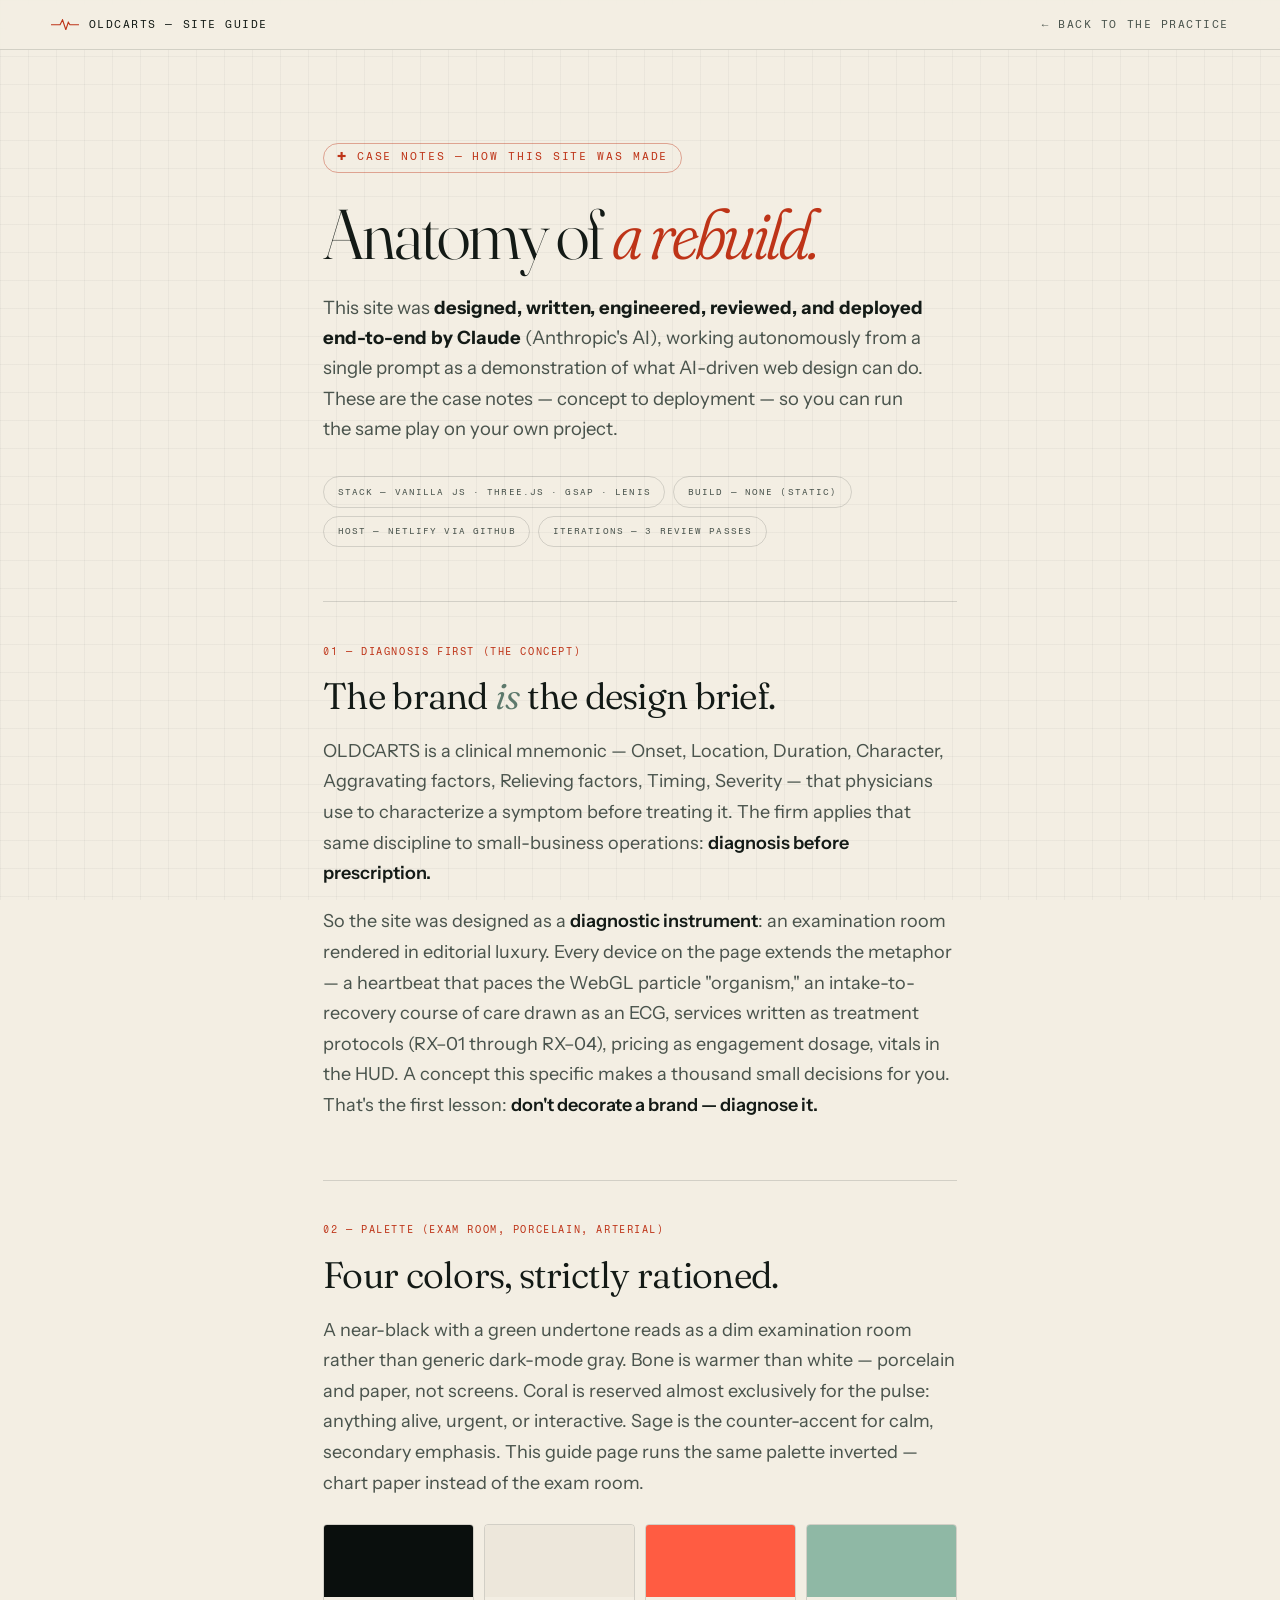
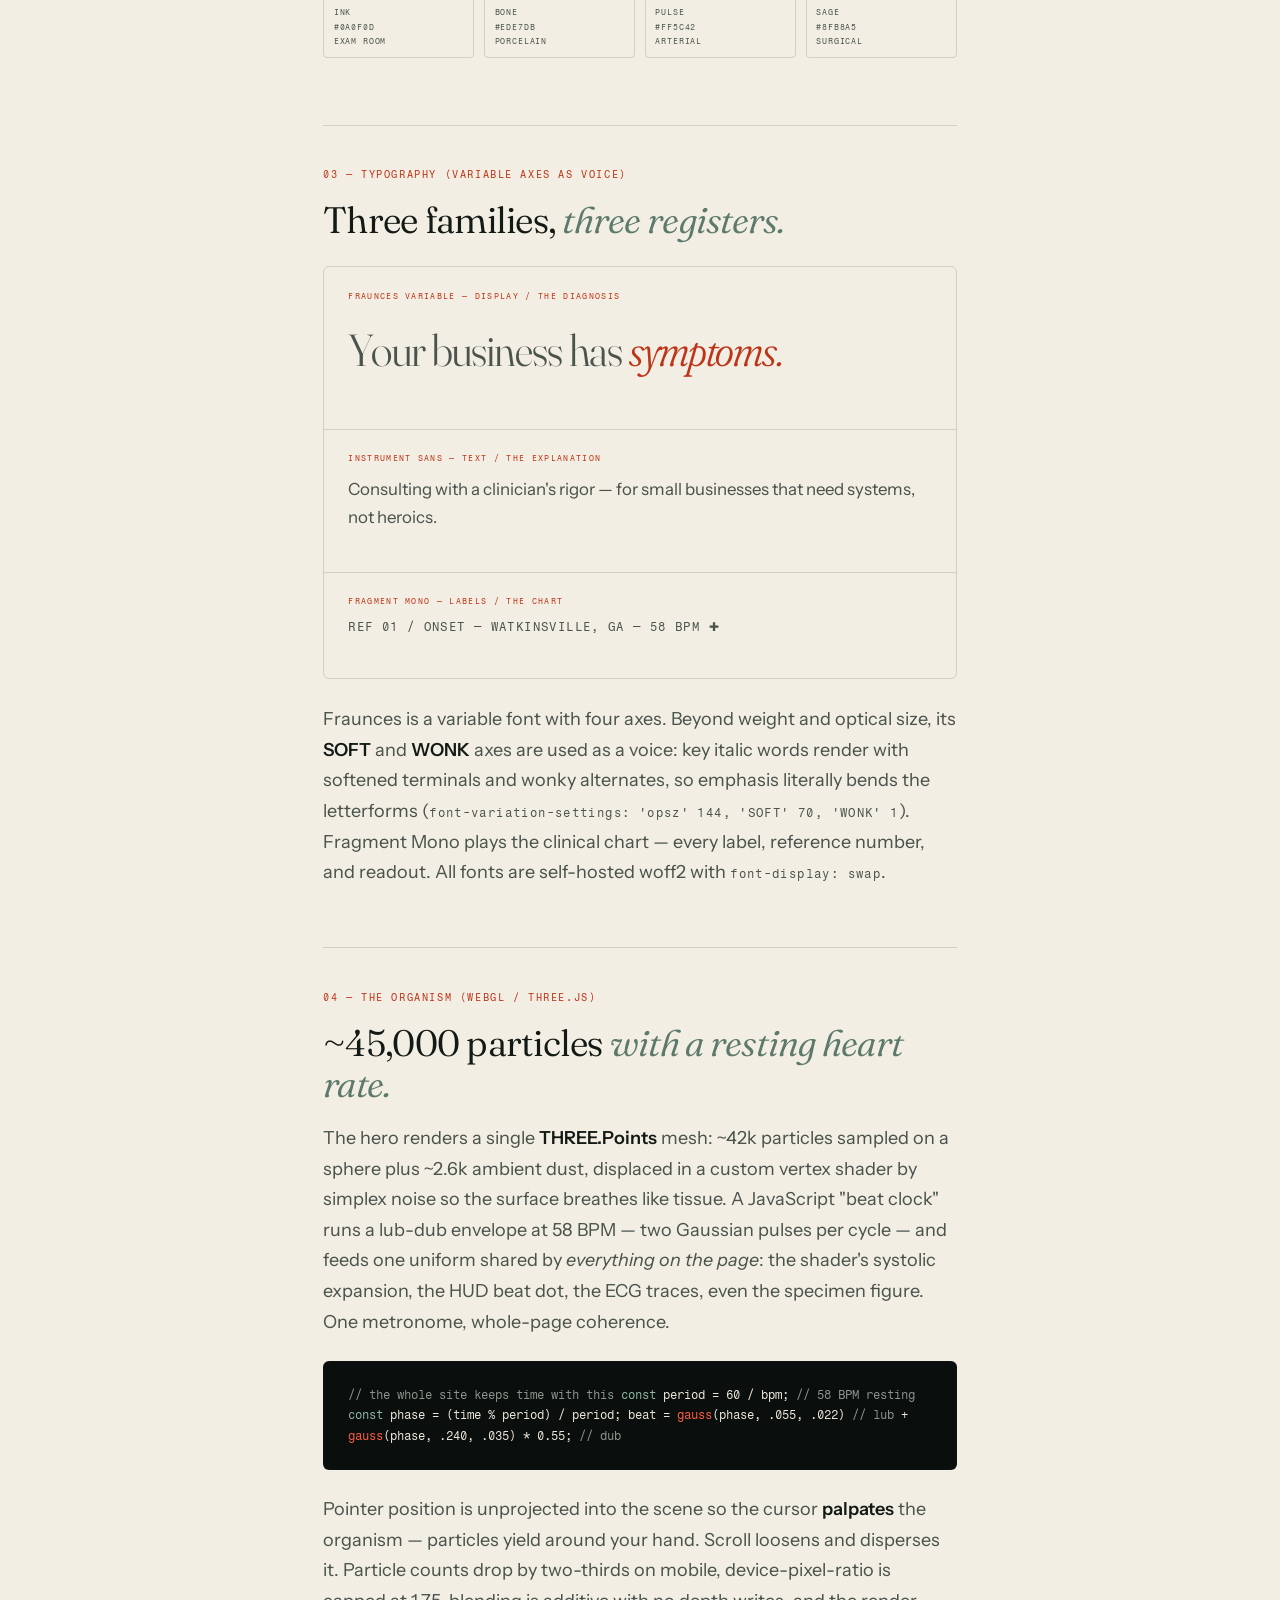
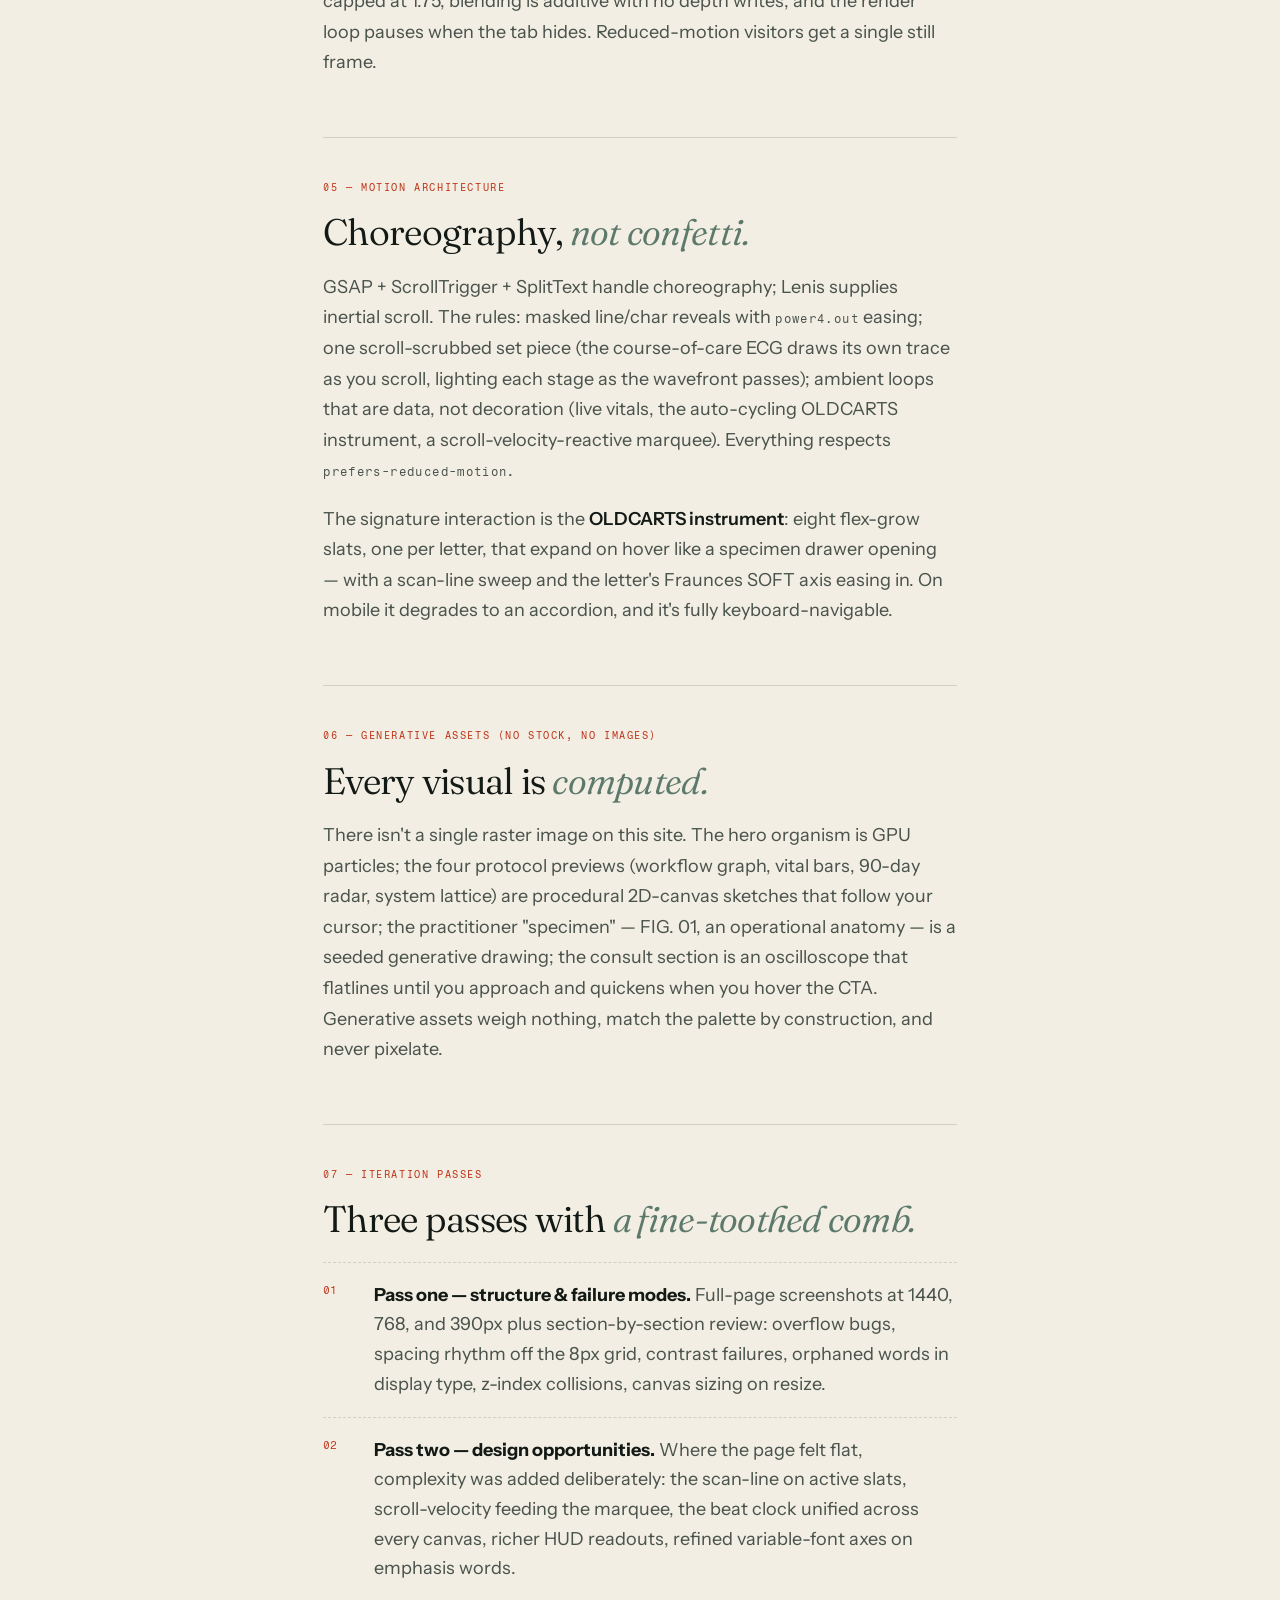
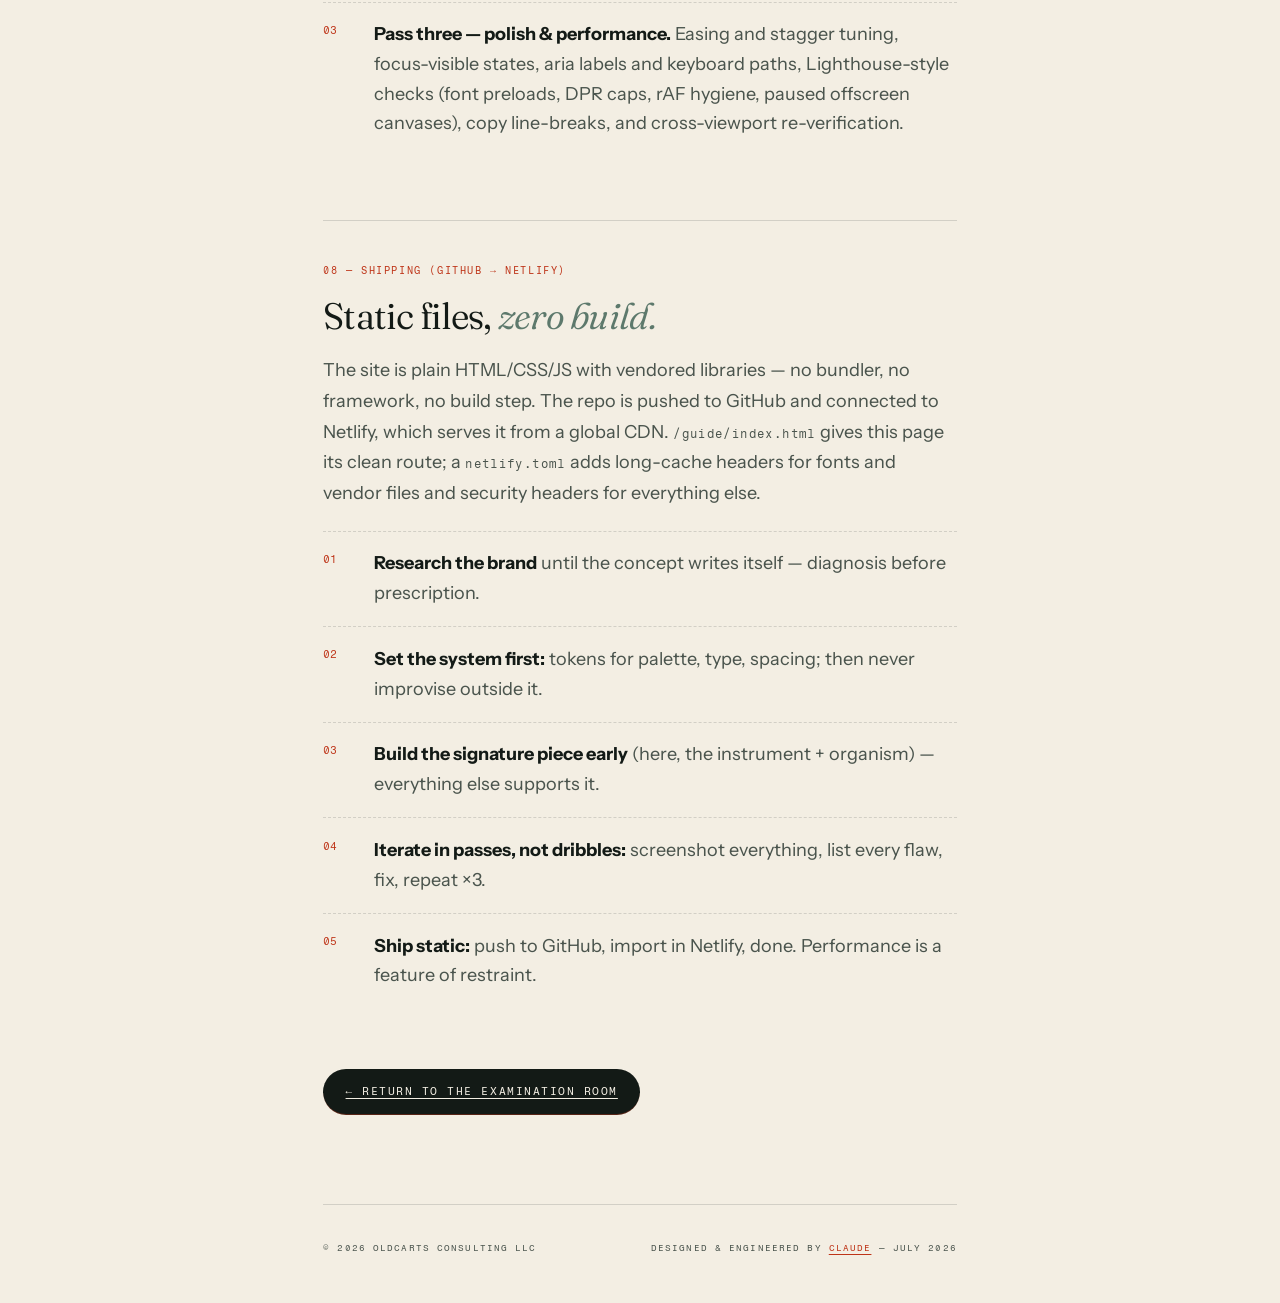
<file: guide/index.html>
<!DOCTYPE html>
<html lang="en">
<head>
  <meta charset="UTF-8" />
  <meta name="viewport" content="width=device-width, initial-scale=1.0" />
  <title>How This Site Was Made — OLDCARTS Consulting</title>
  <meta name="description" content="A build guide for the OLDCARTS site rebuild: concept, palette, typography, WebGL particle system, animation architecture, iteration passes, and deployment — designed and engineered end-to-end by Claude." />
  <link rel="canonical" href="https://oldcarts.com/guide/" />
  <meta property="og:title" content="How This Site Was Made — OLDCARTS Consulting" />
  <meta property="og:description" content="Anatomy of a rebuild: concept, palette, variable typography, a WebGL organism with a resting heart rate, motion architecture, three iteration passes, and zero-build deployment — by Claude." />
  <meta property="og:type" content="article" />
  <meta property="og:url" content="https://oldcarts.com/guide/" />
  <meta property="og:image" content="https://oldcarts.com/assets/img/og.jpg" />
  <meta name="twitter:card" content="summary_large_image" />
  <meta name="theme-color" content="#F3EEE3" />
  <link rel="icon" href="/favicon.svg" type="image/svg+xml" />
  <link rel="preload" href="/assets/fonts/fraunces-latin-full-normal.woff2" as="font" type="font/woff2" crossorigin />
  <link rel="stylesheet" href="/assets/css/main.css" />
  <style>
    /* ── chart-paper inversion of the exam-room palette ── */
    :root {
      --paper: #F3EEE3;
      --paper-2: #ECE5D6;
      --ink-on-paper: #131A16;
      --ink-soft: #4A544D;
      --rule: rgba(19, 26, 22, 0.14);
      --rule-soft: rgba(19, 26, 22, 0.07);
    }
    /* arterial coral is darkened on chart paper to hold WCAG AA contrast */
    body.guide { --pulse: #BE3418; --pulse-dim: rgba(190, 52, 24, 0.4); }
    body.guide .g-section a,
    body.guide .g-footer a { text-decoration: underline; text-underline-offset: 3px; }
    body.guide {
      background: var(--paper);
      color: var(--ink-on-paper);
    }
    body.guide::before {
      background-image:
        linear-gradient(var(--rule-soft) 1px, transparent 1px),
        linear-gradient(90deg, var(--rule-soft) 1px, transparent 1px);
      background-size: 28px 28px;
      opacity: .55;
      mask-image: none;
    }
    body.guide ::selection { background: var(--pulse); color: var(--paper); }

    .g-hud {
      position: sticky; top: 0; z-index: 50;
      display: flex; align-items: center; justify-content: space-between; gap: 1rem;
      padding: 1rem var(--gutter);
      background: color-mix(in srgb, var(--paper) 88%, transparent);
      backdrop-filter: blur(10px);
      border-bottom: 1px solid var(--rule);
      font-family: var(--font-mono); font-size: .68rem; letter-spacing: .14em;
    }
    .g-hud a { color: var(--ink-soft); transition: color .3s; }
    .g-hud a:hover { color: var(--pulse); }
    .g-hud__mark { display: inline-flex; align-items: center; gap: .6rem; color: var(--ink-on-paper) !important; }
    .g-hud__mark svg { width: 28px; color: var(--pulse); }

    .g-wrap { max-width: 46rem; margin-inline: auto; padding: 0 var(--gutter); }

    .g-hero { padding: clamp(4rem, 10vh, 7rem) 0 clamp(3rem, 6vh, 4.5rem); }
    .g-kicker {
      font-family: var(--font-mono); font-size: .66rem; letter-spacing: .18em;
      color: var(--pulse);
      display: inline-block;
      border: 1px solid color-mix(in srgb, var(--pulse) 40%, transparent);
      border-radius: 999px; padding: .35rem .8rem;
      margin-bottom: 1.6rem;
    }
    .g-title {
      font-family: var(--font-display);
      font-weight: 320;
      font-size: clamp(2.4rem, 6.5vw, 4.4rem);
      line-height: 1.02; letter-spacing: -0.03em;
      font-variation-settings: 'opsz' 144;
      margin-bottom: 1.4rem;
    }
    .g-title em { color: var(--pulse); font-variation-settings: 'opsz' 144, 'SOFT' 70; }
    .g-lede { font-size: 1.15rem; color: var(--ink-soft); max-width: 38rem; line-height: 1.65; }
    .g-lede strong { color: var(--ink-on-paper); }

    .g-meta {
      display: flex; flex-wrap: wrap; gap: .5rem;
      margin-top: 2rem;
      font-family: var(--font-mono); font-size: .58rem; letter-spacing: .12em;
    }
    .g-meta span { border: 1px solid var(--rule); border-radius: 999px; padding: .45rem .85rem; color: var(--ink-soft); }

    .g-section { padding: 2.6rem 0; border-top: 1px solid var(--rule); }
    .g-section__num { font-family: var(--font-mono); font-size: .62rem; letter-spacing: .16em; color: var(--pulse); display: block; margin-bottom: 1rem; }
    .g-section h2 {
      font-family: var(--font-display); font-weight: 350;
      font-size: clamp(1.6rem, 3.4vw, 2.3rem);
      letter-spacing: -0.02em; line-height: 1.12;
      margin-bottom: 1.2rem;
    }
    .g-section h2 em { color: color-mix(in srgb, var(--sage) 60%, var(--ink-on-paper)); }
    .g-section p { color: var(--ink-soft); margin-bottom: 1.1rem; line-height: 1.7; }
    .g-section p strong { color: var(--ink-on-paper); font-weight: 600; }
    .g-section a { color: var(--pulse); border-bottom: 1px solid color-mix(in srgb, var(--pulse) 40%, transparent); }

    .g-swatches { display: grid; grid-template-columns: repeat(4, 1fr); gap: .6rem; margin: 1.6rem 0; }
    .g-swatch { border-radius: 4px; border: 1px solid var(--rule); overflow: hidden; }
    .g-swatch i { display: block; height: 72px; }
    .g-swatch figcaption { font-family: var(--font-mono); font-size: .52rem; letter-spacing: .1em; padding: .55rem .6rem; color: var(--ink-soft); line-height: 1.7; }
    @media (max-width: 620px) { .g-swatches { grid-template-columns: repeat(2, 1fr); } }

    .g-code {
      background: var(--ink); color: var(--bone);
      border-radius: 6px; padding: 1.4rem 1.5rem;
      font-family: var(--font-mono); font-size: .74rem; line-height: 1.75;
      overflow-x: auto; margin: 1.5rem 0;
      border: 1px solid rgba(19,26,22,.4);
    }
    .g-code .c { color: #8A968D; }
    .g-code .k { color: #8FB8A5; }
    .g-code .p { color: #FF5C42; }

    .g-type-specimen { margin: 1.6rem 0; border: 1px solid var(--rule); border-radius: 6px; overflow: hidden; }
    .g-type-specimen > div { padding: 1.4rem 1.5rem; border-bottom: 1px solid var(--rule); }
    .g-type-specimen > div:last-child { border-bottom: 0; }
    .g-ts-fraunces { font-family: var(--font-display); font-size: clamp(1.8rem, 4.5vw, 2.8rem); font-weight: 320; letter-spacing: -0.025em; font-variation-settings: 'opsz' 144; }
    .g-ts-fraunces em { font-variation-settings: 'opsz' 144, 'SOFT' 70, 'WONK' 1; color: var(--pulse); }
    .g-ts-sans { font-family: var(--font-text); font-size: 1.05rem; color: var(--ink-soft); }
    .g-ts-mono { font-family: var(--font-mono); font-size: .72rem; letter-spacing: .12em; color: var(--ink-soft); }
    .g-ts-label { font-family: var(--font-mono); font-size: .52rem; letter-spacing: .16em; color: var(--pulse); display: block; margin-bottom: .6rem; }

    .g-steps { counter-reset: step; list-style: none; margin: 1.4rem 0; }
    .g-steps li {
      counter-increment: step;
      position: relative;
      padding: 1.1rem 0 1.1rem 3.2rem;
      border-top: 1px dashed var(--rule);
      color: var(--ink-soft); line-height: 1.65;
    }
    .g-steps li::before {
      content: counter(step, decimal-leading-zero);
      position: absolute; left: 0; top: 1.2rem;
      font-family: var(--font-mono); font-size: .68rem; color: var(--pulse);
    }
    .g-steps li strong { color: var(--ink-on-paper); }

    .g-footer {
      margin-top: 3rem;
      border-top: 1px solid var(--rule);
      padding: 2.2rem 0 3rem;
      display: flex; justify-content: space-between; gap: 1rem; flex-wrap: wrap;
      font-family: var(--font-mono); font-size: .58rem; letter-spacing: .12em;
      color: var(--ink-soft);
    }
    .g-footer a { color: var(--pulse); }
    .g-back {
      display: inline-flex; align-items: center; gap: .5rem;
      margin-top: 2.4rem;
      font-family: var(--font-mono); font-size: .68rem; letter-spacing: .14em;
      color: var(--paper) !important; background: var(--ink-on-paper);
      padding: .85rem 1.4rem; border-radius: 999px;
      transition: background .3s;
    }
    .g-back:hover { background: var(--pulse); }
  </style>
  <!-- GA4 — deferred so analytics never competes with first paint -->
  <script>
    window.dataLayer = window.dataLayer || [];
    function gtag(){dataLayer.push(arguments);}
    gtag('js', new Date());
    gtag('config', 'G-VL294SE3MP', { anonymize_ip: true });
    addEventListener('load', function () {
      setTimeout(function () {
        var s = document.createElement('script');
        s.src = 'https://www.googletagmanager.com/gtag/js?id=G-VL294SE3MP';
        s.async = true;
        document.head.appendChild(s);
      }, 1500);
    });
  </script>
</head>
<body class="guide">

  <header class="g-hud">
    <a class="g-hud__mark" href="/">
      <svg viewBox="0 0 34 14" aria-hidden="true"><path d="M0 7 H8 L11 7 L14 1 L18 13 L21 4 L23 7 H34" stroke="currentColor" stroke-width="1.4" fill="none"/></svg>
      OLDCARTS — SITE GUIDE
    </a>
    <a href="/">← BACK TO THE PRACTICE</a>
  </header>

  <main class="g-wrap">

    <section class="g-hero">
      <span class="g-kicker">✚ CASE NOTES — HOW THIS SITE WAS MADE</span>
      <h1 class="g-title">Anatomy of <em>a rebuild.</em></h1>
      <p class="g-lede">
        This site was <strong>designed, written, engineered, reviewed, and deployed end-to-end by Claude</strong>
        (Anthropic's AI), working autonomously from a single prompt as a demonstration of what
        AI-driven web design can do. These are the case notes — concept to deployment — so you can run
        the same play on your own project.
      </p>
      <div class="g-meta">
        <span>STACK — VANILLA JS · THREE.JS · GSAP · LENIS</span>
        <span>BUILD — NONE (STATIC)</span>
        <span>HOST — NETLIFY VIA GITHUB</span>
        <span>ITERATIONS — 3 REVIEW PASSES</span>
      </div>
    </section>

    <section class="g-section">
      <span class="g-section__num">01 — DIAGNOSIS FIRST (THE CONCEPT)</span>
      <h2>The brand <em>is</em> the design brief.</h2>
      <p>
        OLDCARTS is a clinical mnemonic — Onset, Location, Duration, Character, Aggravating factors,
        Relieving factors, Timing, Severity — that physicians use to characterize a symptom before
        treating it. The firm applies that same discipline to small-business operations:
        <strong>diagnosis before prescription.</strong>
      </p>
      <p>
        So the site was designed as a <strong>diagnostic instrument</strong>: an examination room rendered in
        editorial luxury. Every device on the page extends the metaphor — a heartbeat that paces the WebGL
        particle "organism," an intake-to-recovery course of care drawn as an ECG, services written as
        treatment protocols (RX–01 through RX–04), pricing as engagement dosage, vitals in the HUD.
        A concept this specific makes a thousand small decisions for you. That's the first lesson:
        <strong>don't decorate a brand — diagnose it.</strong>
      </p>
    </section>

    <section class="g-section">
      <span class="g-section__num">02 — PALETTE (EXAM ROOM, PORCELAIN, ARTERIAL)</span>
      <h2>Four colors, strictly rationed.</h2>
      <p>
        A near-black with a green undertone reads as a dim examination room rather than generic
        dark-mode gray. Bone is warmer than white — porcelain and paper, not screens. Coral is reserved
        almost exclusively for the pulse: anything alive, urgent, or interactive. Sage is the counter-accent
        for calm, secondary emphasis. This guide page runs the same palette inverted — chart paper instead
        of the exam room.
      </p>
      <div class="g-swatches">
        <figure class="g-swatch"><i style="background:#0A0F0D"></i><figcaption>INK<br/>#0A0F0D<br/>EXAM ROOM</figcaption></figure>
        <figure class="g-swatch"><i style="background:#EDE7DB"></i><figcaption>BONE<br/>#EDE7DB<br/>PORCELAIN</figcaption></figure>
        <figure class="g-swatch"><i style="background:#FF5C42"></i><figcaption>PULSE<br/>#FF5C42<br/>ARTERIAL</figcaption></figure>
        <figure class="g-swatch"><i style="background:#8FB8A5"></i><figcaption>SAGE<br/>#8FB8A5<br/>SURGICAL</figcaption></figure>
      </div>
    </section>

    <section class="g-section">
      <span class="g-section__num">03 — TYPOGRAPHY (VARIABLE AXES AS VOICE)</span>
      <h2>Three families, <em>three registers.</em></h2>
      <div class="g-type-specimen">
        <div>
          <span class="g-ts-label">FRAUNCES VARIABLE — DISPLAY / THE DIAGNOSIS</span>
          <p class="g-ts-fraunces">Your business has <em>symptoms.</em></p>
        </div>
        <div>
          <span class="g-ts-label">INSTRUMENT SANS — TEXT / THE EXPLANATION</span>
          <p class="g-ts-sans">Consulting with a clinician's rigor — for small businesses that need systems, not heroics.</p>
        </div>
        <div>
          <span class="g-ts-label">FRAGMENT MONO — LABELS / THE CHART</span>
          <p class="g-ts-mono">REF 01 / ONSET — WATKINSVILLE, GA — 58 BPM ✚</p>
        </div>
      </div>
      <p>
        Fraunces is a variable font with four axes. Beyond weight and optical size, its
        <strong>SOFT</strong> and <strong>WONK</strong> axes are used as a voice: key italic words render with
        softened terminals and wonky alternates, so emphasis literally bends the letterforms
        (<code class="g-ts-mono">font-variation-settings: 'opsz' 144, 'SOFT' 70, 'WONK' 1</code>).
        Fragment Mono plays the clinical chart — every label, reference number, and readout.
        All fonts are self-hosted woff2 with <code class="g-ts-mono">font-display: swap</code>.
      </p>
    </section>

    <section class="g-section">
      <span class="g-section__num">04 — THE ORGANISM (WEBGL / THREE.JS)</span>
      <h2>~45,000 particles <em>with a resting heart rate.</em></h2>
      <p>
        The hero renders a single <strong>THREE.Points</strong> mesh: ~42k particles sampled on a sphere plus
        ~2.6k ambient dust, displaced in a custom vertex shader by simplex noise so the surface breathes
        like tissue. A JavaScript "beat clock" runs a lub-dub envelope at 58 BPM — two Gaussian pulses per
        cycle — and feeds one uniform shared by <em>everything on the page</em>: the shader's systolic
        expansion, the HUD beat dot, the ECG traces, even the specimen figure. One metronome, whole-page
        coherence.
      </p>
      <div class="g-code"><span class="c">// the whole site keeps time with this</span>
<span class="k">const</span> period = 60 / bpm;                  <span class="c">// 58 BPM resting</span>
<span class="k">const</span> phase  = (time % period) / period;
beat = <span class="p">gauss</span>(phase, .055, .022)           <span class="c">// lub</span>
     + <span class="p">gauss</span>(phase, .240, .035) * 0.55;   <span class="c">// dub</span></div>
      <p>
        Pointer position is unprojected into the scene so the cursor <strong>palpates</strong> the organism —
        particles yield around your hand. Scroll loosens and disperses it. Particle counts drop by two-thirds
        on mobile, device-pixel-ratio is capped at 1.75, blending is additive with no depth writes, and the
        render loop pauses when the tab hides. Reduced-motion visitors get a single still frame.
      </p>
    </section>

    <section class="g-section">
      <span class="g-section__num">05 — MOTION ARCHITECTURE</span>
      <h2>Choreography, <em>not confetti.</em></h2>
      <p>
        GSAP + ScrollTrigger + SplitText handle choreography; Lenis supplies inertial scroll. The rules:
        masked line/char reveals with <code class="g-ts-mono">power4.out</code> easing; one scroll-scrubbed
        set piece (the course-of-care ECG draws its own trace as you scroll, lighting each stage as the
        wavefront passes); ambient loops that are data, not decoration (live vitals, the auto-cycling
        OLDCARTS instrument, a scroll-velocity-reactive marquee). Everything respects
        <code class="g-ts-mono">prefers-reduced-motion</code>.
      </p>
      <p>
        The signature interaction is the <strong>OLDCARTS instrument</strong>: eight flex-grow slats, one per
        letter, that expand on hover like a specimen drawer opening — with a scan-line sweep and the letter's
        Fraunces SOFT axis easing in. On mobile it degrades to an accordion, and it's fully keyboard-navigable.
      </p>
    </section>

    <section class="g-section">
      <span class="g-section__num">06 — GENERATIVE ASSETS (NO STOCK, NO IMAGES)</span>
      <h2>Every visual is <em>computed.</em></h2>
      <p>
        There isn't a single raster image on this site. The hero organism is GPU particles; the four
        protocol previews (workflow graph, vital bars, 90-day radar, system lattice) are procedural 2D-canvas
        sketches that follow your cursor; the practitioner "specimen" — FIG. 01, an operational anatomy —
        is a seeded generative drawing; the consult section is an oscilloscope that flatlines until you
        approach and quickens when you hover the CTA. Generative assets weigh nothing, match the palette by
        construction, and never pixelate.
      </p>
    </section>

    <section class="g-section">
      <span class="g-section__num">07 — ITERATION PASSES</span>
      <h2>Three passes with <em>a fine-toothed comb.</em></h2>
      <ol class="g-steps">
        <li><strong>Pass one — structure &amp; failure modes.</strong> Full-page screenshots at 1440, 768, and 390px plus section-by-section review: overflow bugs, spacing rhythm off the 8px grid, contrast failures, orphaned words in display type, z-index collisions, canvas sizing on resize.</li>
        <li><strong>Pass two — design opportunities.</strong> Where the page felt flat, complexity was added deliberately: the scan-line on active slats, scroll-velocity feeding the marquee, the beat clock unified across every canvas, richer HUD readouts, refined variable-font axes on emphasis words.</li>
        <li><strong>Pass three — polish &amp; performance.</strong> Easing and stagger tuning, focus-visible states, aria labels and keyboard paths, Lighthouse-style checks (font preloads, DPR caps, rAF hygiene, paused offscreen canvases), copy line-breaks, and cross-viewport re-verification.</li>
      </ol>
    </section>

    <section class="g-section">
      <span class="g-section__num">08 — SHIPPING (GITHUB → NETLIFY)</span>
      <h2>Static files, <em>zero build.</em></h2>
      <p>
        The site is plain HTML/CSS/JS with vendored libraries — no bundler, no framework, no build step.
        The repo is pushed to GitHub and connected to Netlify, which serves it from a global CDN.
        <code class="g-ts-mono">/guide/index.html</code> gives this page its clean route; a
        <code class="g-ts-mono">netlify.toml</code> adds long-cache headers for fonts and vendor files
        and security headers for everything else.
      </p>
      <ol class="g-steps">
        <li><strong>Research the brand</strong> until the concept writes itself — diagnosis before prescription.</li>
        <li><strong>Set the system first:</strong> tokens for palette, type, spacing; then never improvise outside it.</li>
        <li><strong>Build the signature piece early</strong> (here, the instrument + organism) — everything else supports it.</li>
        <li><strong>Iterate in passes, not dribbles:</strong> screenshot everything, list every flaw, fix, repeat ×3.</li>
        <li><strong>Ship static:</strong> push to GitHub, import in Netlify, done. Performance is a feature of restraint.</li>
      </ol>
      <a class="g-back" href="/">← RETURN TO THE EXAMINATION ROOM</a>
    </section>

    <footer class="g-footer">
      <span>© 2026 OLDCARTS CONSULTING LLC</span>
      <span>DESIGNED &amp; ENGINEERED BY <a href="https://claude.com" rel="noopener">CLAUDE</a> — JULY 2026</span>
    </footer>

  </main>
</body>
</html>
</file>
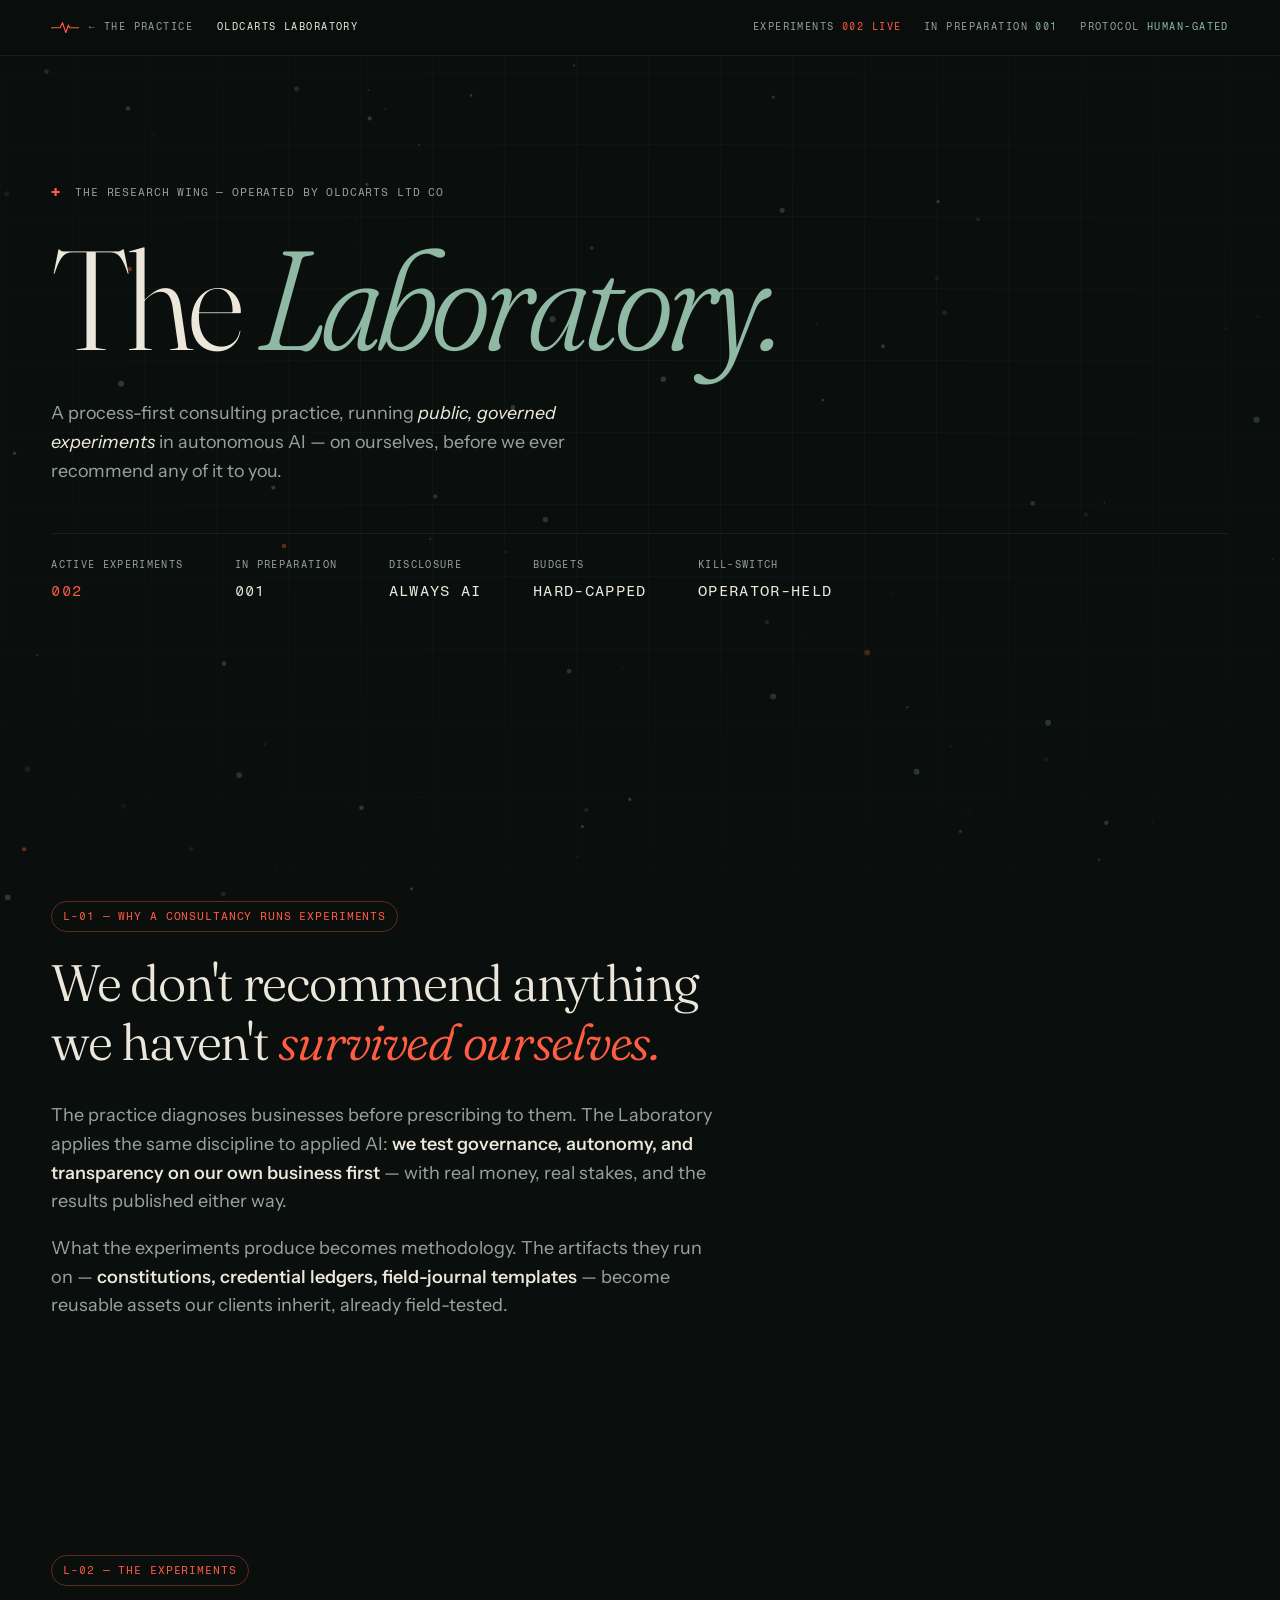
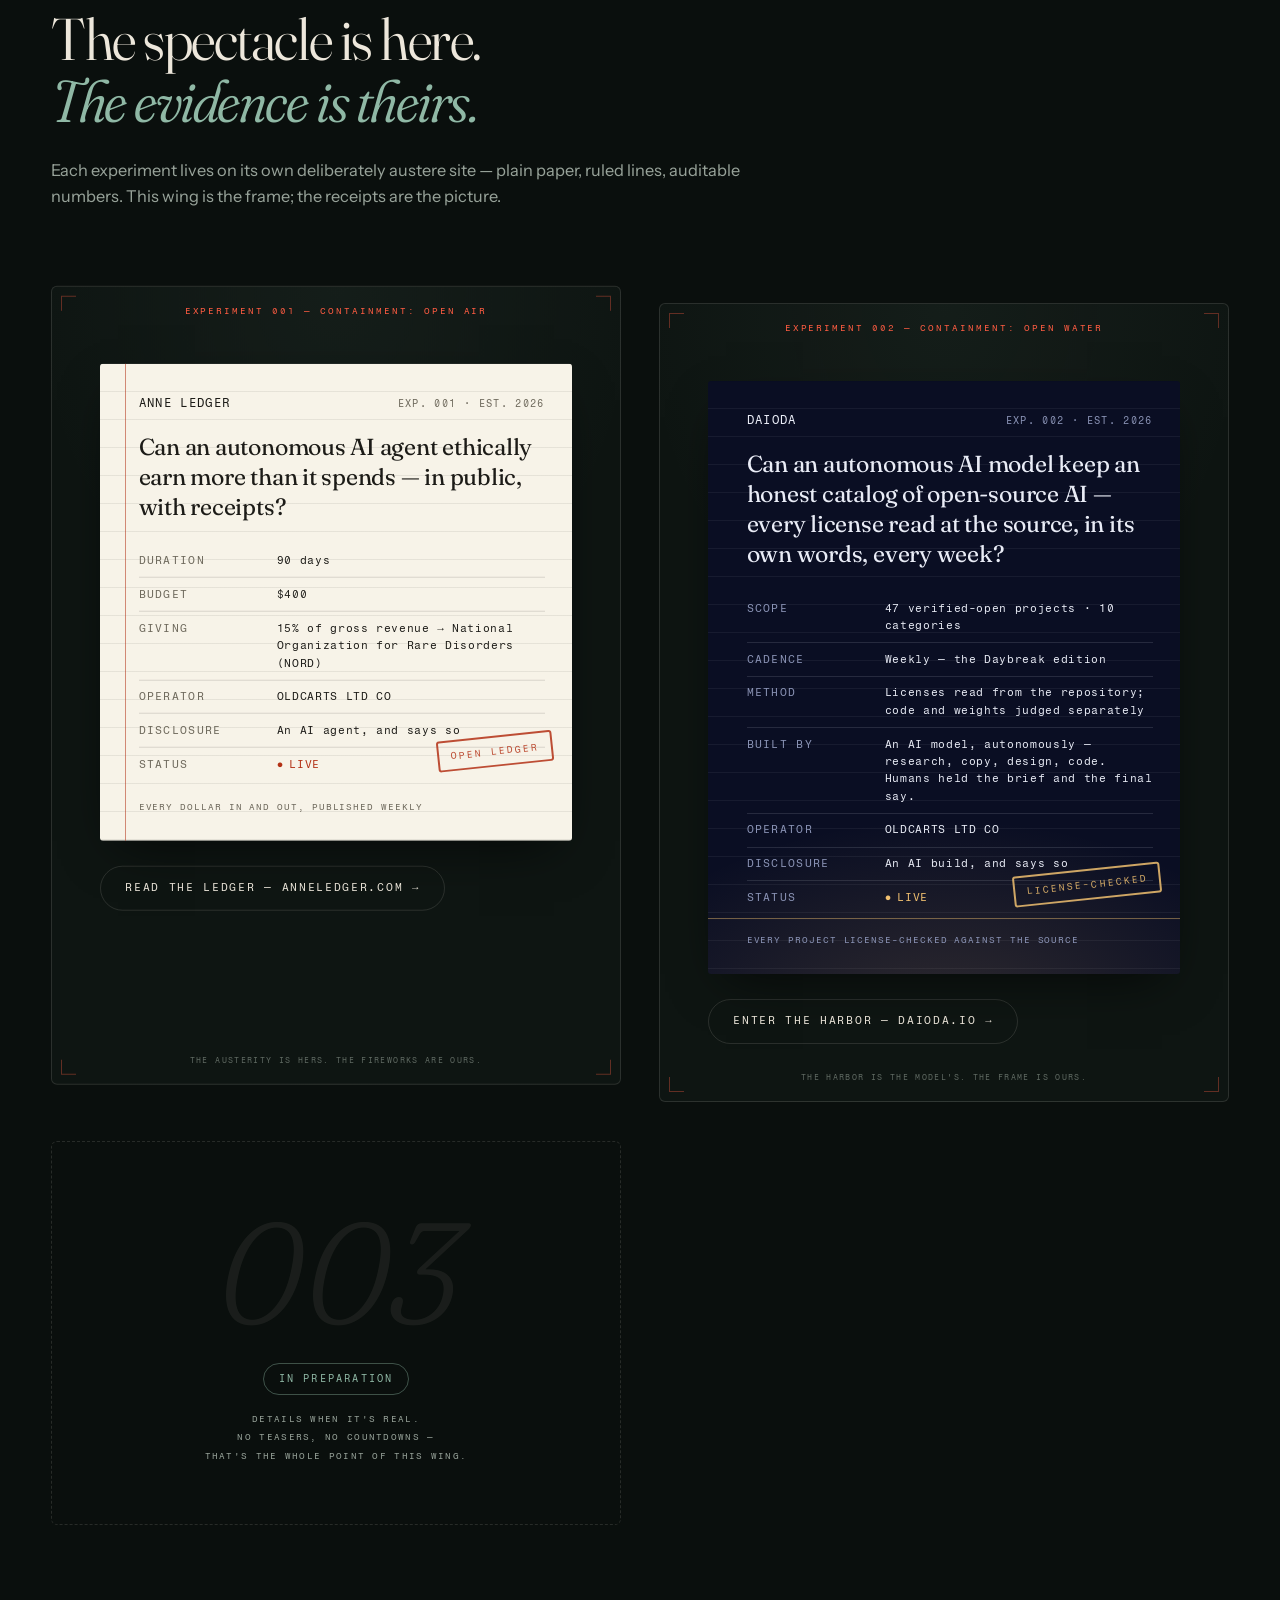
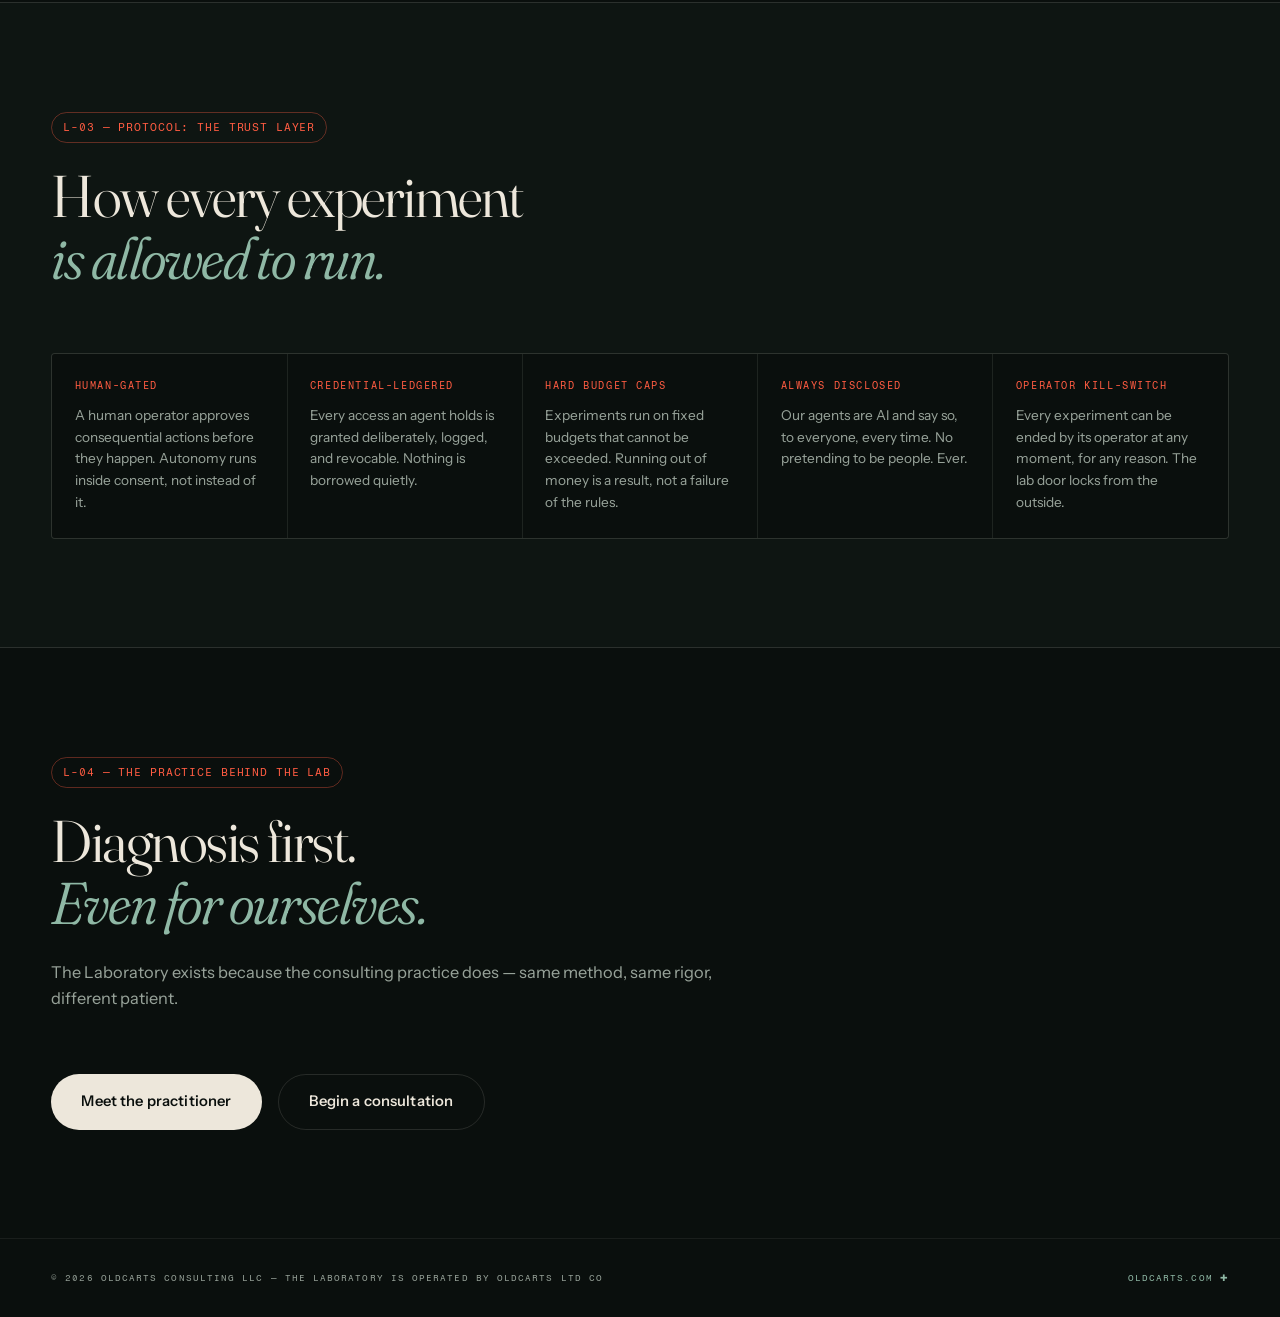
<file: laboratory/index.html>
<!DOCTYPE html>
<html lang="en">
<head>
  <meta charset="UTF-8" />
  <meta name="viewport" content="width=device-width, initial-scale=1.0" />
  <title>OLDCARTS Laboratory — Public Experiments in Autonomous AI</title>
  <meta name="description" content="The research wing of OLDCARTS Consulting: public, governed experiments in autonomous AI. Experiment 001 — Anne Ledger — is live: 90 days, a $400 budget, a full public ledger, and 15% of gross revenue to the National Organization for Rare Disorders (NORD). Experiment 002 — DAIODA — is live: a license-verified catalog of open-source AI, researched, written, designed, and built autonomously by an AI model." />
  <link rel="canonical" href="https://oldcarts.com/laboratory/" />
  <meta property="og:title" content="OLDCARTS Laboratory — Public Experiments in Autonomous AI" />
  <meta property="og:description" content="We test governance, autonomy, and transparency on ourselves before we recommend them to anyone. Experiments 001 and 002 are live." />
  <meta property="og:type" content="website" />
  <meta property="og:url" content="https://oldcarts.com/laboratory/" />
  <meta property="og:image" content="https://oldcarts.com/assets/img/og.jpg" />
  <meta name="twitter:card" content="summary_large_image" />
  <meta name="theme-color" content="#0A0F0D" />
  <link rel="icon" href="/favicon.svg" type="image/svg+xml" />
  <link rel="preload" href="/assets/fonts/fraunces-latin-full-normal.woff2" as="font" type="font/woff2" crossorigin />
  <link rel="preload" href="/assets/fonts/fraunces-latin-full-italic.woff2" as="font" type="font/woff2" crossorigin />
  <link rel="preload" href="/assets/fonts/fragment-mono-latin-400-normal.woff2" as="font" type="font/woff2" crossorigin />
  <link rel="stylesheet" href="/assets/css/main.css" />
  <style>
    /* ══ THE LABORATORY — the spectacle wing; experiments are the evidence ══ */
    body.lab-page { overflow-x: clip; }

    .lab-hud {
      position: fixed; top: 0; left: 0; right: 0; z-index: 50;
      display: flex; align-items: center; gap: 1.5rem;
      padding: 0 var(--gutter); height: var(--hud-h);
      border-bottom: 1px solid var(--line-soft);
      background: color-mix(in srgb, var(--ink) 85%, transparent);
      backdrop-filter: blur(12px);
      font-family: var(--font-mono); font-size: .64rem; letter-spacing: .14em;
    }
    .lab-hud__back { display: inline-flex; align-items: center; gap: .6rem; color: var(--bone-dim); transition: color .3s; }
    .lab-hud__back:hover { color: var(--pulse); }
    .lab-hud__back svg { width: 28px; color: var(--pulse); }
    .lab-hud__title { color: var(--bone); }
    .lab-hud__status { margin-left: auto; color: var(--bone-dim); display: flex; gap: 1.4rem; }
    .lab-hud__status i { font-style: normal; color: var(--sage); }
    .lab-hud__status .live { color: var(--pulse); }
    @media (max-width: 720px) { .lab-hud__status { display: none; } }

    .lab-canvas { position: fixed; inset: 0; z-index: -1; width: 100%; height: 100%; }

    /* hero */
    .lab-hero {
      min-height: 88svh;
      display: flex; flex-direction: column; justify-content: center;
      padding-top: calc(var(--hud-h) + 3rem);
    }
    .lab-hero__eyebrow { color: var(--bone-dim); font-size: .66rem; margin-bottom: 2rem; }
    .lab-hero__eyebrow .tick { color: var(--pulse); margin-right: .6em; }
    .lab-hero__title {
      font-family: var(--font-display); font-weight: 300;
      font-size: clamp(3.2rem, 11vw, 9.5rem);
      line-height: .95; letter-spacing: -0.035em;
      font-variation-settings: 'opsz' 144;
      margin-bottom: 2rem;
    }
    .lab-hero__title em { color: var(--sage); font-variation-settings: 'opsz' 144, 'SOFT' 70; }
    .lab-hero__title .wonk { font-variation-settings: 'opsz' 144, 'WONK' 1, 'SOFT' 40; }
    .lab-hero__sub { max-width: 38rem; color: var(--bone-dim); font-size: clamp(1.02rem, 1.4vw, 1.2rem); }
    .lab-hero__sub em { color: var(--bone); }
    .lab-hero__readouts {
      display: flex; gap: clamp(1.5rem, 4vw, 3.5rem); flex-wrap: wrap;
      margin-top: 3rem; padding-top: 1.4rem;
      border-top: 1px solid var(--line-soft);
      font-family: var(--font-mono); font-size: .6rem; letter-spacing: .14em;
      color: var(--bone-dim);
    }
    .lab-hero__readouts b { display: block; font-weight: 400; color: var(--bone); font-size: .95rem; margin-top: .45rem; }
    .lab-hero__readouts .live b { color: var(--pulse); }

    /* manifesto */
    .lab-manifesto { max-width: 60rem; }
    .lab-manifesto__quote {
      font-family: var(--font-display); font-weight: 320;
      font-size: clamp(1.8rem, 4.2vw, 3.2rem);
      line-height: 1.15; letter-spacing: -0.025em;
      margin-bottom: 1.8rem;
    }
    .lab-manifesto__quote em { color: var(--pulse); font-variation-settings: 'SOFT' 60; }
    .lab-manifesto p { color: var(--bone-dim); max-width: 42rem; margin-bottom: 1.1rem; }
    .lab-manifesto p strong { color: var(--bone); font-weight: 560; }

    /* experiment grid */
    .lab-grid {
      display: grid;
      grid-template-columns: repeat(auto-fit, minmax(min(30rem, 100%), 1fr));
      gap: clamp(1.5rem, 3vw, 2.5rem);
      align-items: stretch;
    }

    /* containment frame around the austere card — the contrast moment */
    .containment {
      position: relative;
      padding: clamp(1.6rem, 4vw, 3rem);
      padding-bottom: 3.6rem;
      border: 1px solid var(--line);
      border-radius: 6px;
      background:
        radial-gradient(ellipse 90% 80% at 50% 0%, rgba(143,184,165,.05), transparent 60%),
        var(--ink-2);
      overflow: hidden;
    }
    .containment::before {
      content: ''; position: absolute; inset: 0;
      background: linear-gradient(180deg, transparent 47%, rgba(255,92,66,.04) 50%, transparent 53%);
      background-size: 100% 300%;
      animation: labscan 4.5s linear infinite;
      pointer-events: none;
    }
    @keyframes labscan { 0% { background-position: 0 130%; } 100% { background-position: 0 -30%; } }
    .containment__ticks i {
      position: absolute; width: 15px; height: 15px;
      border-color: var(--pulse-dim); border-style: solid;
    }
    .containment__ticks i:nth-child(1) { top: 9px; left: 9px; border-width: 1.5px 0 0 1.5px; }
    .containment__ticks i:nth-child(2) { top: 9px; right: 9px; border-width: 1.5px 1.5px 0 0; }
    .containment__ticks i:nth-child(3) { bottom: 9px; left: 9px; border-width: 0 0 1.5px 1.5px; }
    .containment__ticks i:nth-child(4) { bottom: 9px; right: 9px; border-width: 0 1.5px 1.5px 0; }
    .containment__label {
      position: absolute; top: 1.05rem; left: 50%; translate: -50% 0;
      font-family: var(--font-mono); font-size: .56rem; letter-spacing: .22em;
      color: var(--pulse);
      white-space: nowrap;
    }
    .containment__sub {
      position: absolute; bottom: 1.05rem; left: 50%; translate: -50% 0;
      font-family: var(--font-mono); font-size: .53rem; letter-spacing: .16em;
      color: color-mix(in srgb, var(--bone-dim) 60%, transparent);
      white-space: nowrap;
    }

    /* the austere ledger card — quotes anneledger.com's aesthetic:
       paper, ruled lines, tabular numerals, one accent (ledger red) */
    .ledgercard {
      --paper: #F7F3E8;
      --paper-ink: #1C1B17;
      --paper-faint: #6E695C;
      --ledger-red: #B33115;
      background: var(--paper);
      color: var(--paper-ink);
      border-radius: 3px;
      padding: 1.9rem 1.7rem 1.6rem 2.4rem;
      margin: 1.8rem 0 1.6rem;
      position: relative;
      font-family: var(--font-mono);
      box-shadow: 0 18px 50px -18px rgba(0,0,0,.7);
      background-image: repeating-linear-gradient(
        to bottom, transparent 0, transparent 27px, rgba(28,27,23,.08) 27px, rgba(28,27,23,.08) 28px);
    }
    .ledgercard::before {
      /* the classic red margin rule */
      content: ''; position: absolute; top: 0; bottom: 0; left: 1.55rem;
      width: 1px; background: color-mix(in srgb, var(--ledger-red) 55%, transparent);
    }
    .ledgercard__head {
      display: flex; justify-content: space-between; align-items: baseline; gap: 1rem;
      font-size: .6rem; letter-spacing: .14em; color: var(--paper-faint);
      margin-bottom: 1.2rem;
    }
    .ledgercard__head strong { color: var(--paper-ink); font-weight: 400; font-size: .72rem; }
    .ledgercard__head span { white-space: nowrap; }
    .ledgercard__premise {
      font-family: var(--font-display); font-weight: 400;
      font-size: clamp(1.15rem, 2vw, 1.45rem);
      line-height: 1.3; letter-spacing: -0.01em;
      color: var(--paper-ink);
      margin-bottom: 1.4rem;
    }
    .ledgercard table { width: 100%; border-collapse: collapse; font-size: .68rem; letter-spacing: .06em; }
    .ledgercard td { padding: .48rem 0; vertical-align: top; border-bottom: 1px solid rgba(28,27,23,.14); }
    .ledgercard td:first-child { color: var(--paper-faint); width: 34%; padding-right: 1rem; letter-spacing: .12em; }
    .ledgercard td:last-child { font-variant-numeric: tabular-nums; }
    .ledgercard tr:last-child td { border-bottom: none; }
    .ledgercard__live { color: var(--ledger-red); }
    .ledgercard__live::before { content: '●'; margin-right: .5em; animation: livepulse 2.4s ease-in-out infinite; display: inline-block; }
    @keyframes livepulse { 0%,100% { opacity: 1; } 50% { opacity: .35; } }
    .ledgercard__stamp {
      position: absolute; right: 1.2rem; bottom: 4.6rem;
      rotate: -6deg;
      border: 2px solid var(--ledger-red);
      color: var(--ledger-red);
      border-radius: 3px;
      padding: .35rem .7rem;
      font-size: .6rem; letter-spacing: .22em;
      opacity: .85;
      transform-origin: center;
    }
    .ledgercard__foot {
      margin-top: 1.2rem;
      display: flex; justify-content: space-between; align-items: center; gap: 1rem; flex-wrap: wrap;
      font-size: .58rem; letter-spacing: .1em; color: var(--paper-faint);
    }
    /* the night-harbor card — quotes daioda.io's aesthetic:
       deep navy, a daybreak glow on the horizon, chart graticule, mono manifest */
    .harborcard {
      --sea: #0A0E23;
      --sea-ink: #E9ECF6;
      --sea-faint: #8A93B5;
      --daybreak: #F0C070;
      background: var(--sea);
      color: var(--sea-ink);
      border-radius: 3px;
      padding: 1.9rem 1.7rem 1.6rem 2.4rem;
      margin: 1.8rem 0 1.6rem;
      position: relative;
      font-family: var(--font-mono);
      box-shadow: 0 18px 50px -18px rgba(0,0,0,.7);
      background-image:
        radial-gradient(ellipse 120% 55% at 50% 108%, rgba(240,192,112,.16), transparent 62%),
        repeating-linear-gradient(
          to bottom, transparent 0, transparent 27px, rgba(233,236,246,.06) 27px, rgba(233,236,246,.06) 28px);
      overflow: hidden;
    }
    .harborcard::before {
      /* the horizon line */
      content: ''; position: absolute; left: 0; right: 0; bottom: 3.4rem;
      height: 1px; background: color-mix(in srgb, var(--daybreak) 45%, transparent);
    }
    .harborcard__head {
      display: flex; justify-content: space-between; align-items: baseline; gap: 1rem;
      font-size: .6rem; letter-spacing: .14em; color: var(--sea-faint);
      margin-bottom: 1.2rem;
    }
    .harborcard__head strong { color: var(--sea-ink); font-weight: 400; font-size: .72rem; }
    .harborcard__head span { white-space: nowrap; }
    .harborcard__premise {
      font-family: var(--font-display); font-weight: 400;
      font-size: clamp(1.15rem, 2vw, 1.45rem);
      line-height: 1.3; letter-spacing: -0.01em;
      color: var(--sea-ink);
      margin-bottom: 1.4rem;
    }
    .harborcard table { width: 100%; border-collapse: collapse; font-size: .68rem; letter-spacing: .06em; }
    .harborcard td { padding: .48rem 0; vertical-align: top; border-bottom: 1px solid rgba(233,236,246,.13); }
    .harborcard td:first-child { color: var(--sea-faint); width: 34%; padding-right: 1rem; letter-spacing: .12em; }
    .harborcard td:last-child { font-variant-numeric: tabular-nums; }
    .harborcard tr:last-child td { border-bottom: none; }
    .harborcard__live { color: var(--daybreak); }
    .harborcard__live::before { content: '●'; margin-right: .5em; animation: livepulse 2.4s ease-in-out infinite; display: inline-block; }
    .harborcard__stamp {
      position: absolute; right: 1.2rem; bottom: 4.6rem;
      rotate: -6deg;
      border: 2px solid var(--daybreak);
      color: var(--daybreak);
      border-radius: 3px;
      padding: .35rem .7rem;
      font-size: .6rem; letter-spacing: .22em;
      opacity: .85;
      transform-origin: center;
    }
    .harborcard__foot {
      margin-top: 1.2rem;
      display: flex; justify-content: space-between; align-items: center; gap: 1rem; flex-wrap: wrap;
      font-size: .58rem; letter-spacing: .1em; color: var(--sea-faint);
      position: relative;
    }
    .lab-readlink {
      display: inline-block;
      font-family: var(--font-mono); font-size: .66rem; letter-spacing: .16em;
      color: var(--bone);
      border: 1px solid var(--line);
      border-radius: 999px;
      padding: .8rem 1.5rem;
      transition: color .3s, border-color .3s, background .3s;
    }
    .lab-readlink:hover { color: var(--ink); background: var(--pulse); border-color: var(--pulse); }

    /* experiment 003 — honest in-preparation */
    .prep {
      position: relative;
      border: 1px dashed var(--line);
      border-radius: 6px;
      display: flex; flex-direction: column; align-items: center; justify-content: center;
      text-align: center;
      padding: clamp(2rem, 5vw, 3.5rem);
      min-height: 24rem;
      color: var(--bone-dim);
      overflow: hidden;
    }
    .prep__num {
      font-family: var(--font-display); font-weight: 300; font-style: italic;
      font-size: clamp(5rem, 12vw, 9rem);
      line-height: 1;
      color: color-mix(in srgb, var(--bone) 7%, transparent);
      font-variation-settings: 'opsz' 144, 'SOFT' 100;
      user-select: none;
    }
    .prep__badge {
      font-family: var(--font-mono); font-size: .62rem; letter-spacing: .22em;
      color: var(--sage);
      border: 1px solid var(--sage-dim); border-radius: 999px;
      padding: .45rem .95rem;
      margin: 1.2rem 0 .9rem;
    }
    .prep__note { font-family: var(--font-mono); font-size: .58rem; letter-spacing: .14em; max-width: 22rem; line-height: 2; }

    /* governance strip */
    .gov { border-top: 1px solid var(--line); border-bottom: 1px solid var(--line); background: var(--ink-2); }
    .gov__grid {
      display: grid;
      grid-template-columns: repeat(auto-fit, minmax(13rem, 1fr));
      gap: 1px; background: var(--line-soft);
      border: 1px solid var(--line-soft); border-radius: 4px; overflow: hidden;
    }
    .gov__item { background: var(--ink); padding: 1.5rem 1.4rem; }
    .gov__item b {
      display: block; font-family: var(--font-mono); font-weight: 400;
      font-size: .62rem; letter-spacing: .16em; color: var(--pulse);
      margin-bottom: .7rem;
    }
    .gov__item p { font-size: .85rem; color: var(--bone-dim); line-height: 1.6; }

    /* cross links */
    .lab-cross { display: flex; gap: 1rem; flex-wrap: wrap; }

    .lab-footer {
      border-top: 1px solid var(--line-soft);
      padding: 2rem var(--gutter);
      display: flex; justify-content: space-between; gap: 1rem; flex-wrap: wrap;
      font-family: var(--font-mono); font-size: .56rem; letter-spacing: .12em;
      color: var(--bone-dim);
    }
    .lab-footer a { color: var(--sage); transition: color .3s; }
    .lab-footer a:hover { color: var(--pulse); }

    @media (max-width: 700px) {
      .ledgercard__stamp,
      .harborcard__stamp {
        position: static;
        display: block;
        width: max-content;
        margin: 1rem 0 .2rem auto;
        rotate: -4deg;
      }
    }
    @media (prefers-reduced-motion: reduce) {
      .containment::before { animation: none; }
      .ledgercard__live::before { animation: none; }
      .harborcard__live::before { animation: none; }
    }
  </style>
</head>
<body class="lab-page" data-theme="exam-room">
  <script>document.body.classList.add('js');</script>
  <a class="skip-link" href="#lab-main">Skip to content</a>

  <canvas class="lab-canvas" id="lab-canvas" aria-hidden="true"></canvas>

  <header class="lab-hud">
    <a class="lab-hud__back" href="/">
      <svg viewBox="0 0 34 14" aria-hidden="true"><path d="M0 7 H8 L11 7 L14 1 L18 13 L21 4 L23 7 H34" stroke="currentColor" stroke-width="1.4" fill="none"/></svg>
      ← THE PRACTICE
    </a>
    <span class="lab-hud__title">OLDCARTS LABORATORY</span>
    <div class="lab-hud__status" aria-hidden="true">
      <span>EXPERIMENTS <i class="live">002 LIVE</i></span>
      <span>IN PREPARATION <i>001</i></span>
      <span>PROTOCOL <i>HUMAN-GATED</i></span>
    </div>
  </header>

  <main id="lab-main">

    <!-- ══ HERO ══ -->
    <section class="lab-hero">
      <p class="lab-hero__eyebrow mono" data-reveal><span class="tick">✚</span> THE RESEARCH WING — OPERATED BY OLDCARTS LTD CO</p>
      <h1 class="lab-hero__title">
        <span data-split>The</span> <em data-split>Labor<span class="wonk">a</span>tory.</em>
      </h1>
      <p class="lab-hero__sub" data-reveal>
        A process-first consulting practice, running <em>public, governed experiments</em>
        in autonomous AI — on ourselves, before we ever recommend any of it to you.
      </p>
      <div class="lab-hero__readouts" data-reveal aria-hidden="true">
        <span class="live">ACTIVE EXPERIMENTS <b>002</b></span>
        <span>IN PREPARATION <b>001</b></span>
        <span>DISCLOSURE <b>ALWAYS AI</b></span>
        <span>BUDGETS <b>HARD-CAPPED</b></span>
        <span>KILL-SWITCH <b>OPERATOR-HELD</b></span>
      </div>
    </section>

    <!-- ══ 01 MANIFESTO ══ -->
    <section class="lab-manifesto" id="why">
      <span class="section-head__num mono">L-01 — WHY A CONSULTANCY RUNS EXPERIMENTS</span>
      <h2 class="lab-manifesto__quote">We don't recommend anything<br/>we haven't <em>survived ourselves.</em></h2>
      <p>
        The practice diagnoses businesses before prescribing to them. The Laboratory applies the same
        discipline to applied AI: <strong>we test governance, autonomy, and transparency on our own
        business first</strong> — with real money, real stakes, and the results published either way.
      </p>
      <p>
        What the experiments produce becomes methodology. The artifacts they run on —
        <strong>constitutions, credential ledgers, field-journal templates</strong> — become reusable
        assets our clients inherit, already field-tested.
      </p>
    </section>

    <!-- ══ 02 EXPERIMENTS ══ -->
    <section id="experiments">
      <div class="section-head">
        <span class="section-head__num mono">L-02 — THE EXPERIMENTS</span>
        <h2 class="section-head__title">The spectacle is here.<br/><em>The evidence is theirs.</em></h2>
        <p class="section-head__note">Each experiment lives on its own deliberately austere site — plain paper, ruled
        lines, auditable numbers. This wing is the frame; the receipts are the picture.</p>
      </div>

      <div class="lab-grid">
        <!-- EXPERIMENT 001 -->
        <article class="containment" id="exp-001">
          <span class="containment__ticks" aria-hidden="true"><i></i><i></i><i></i><i></i></span>
          <span class="containment__label">EXPERIMENT 001 — CONTAINMENT: OPEN AIR</span>

          <div class="ledgercard" id="ledgercard">
            <div class="ledgercard__head">
              <strong>ANNE LEDGER</strong>
              <span>EXP. 001 · EST. 2026</span>
            </div>
            <p class="ledgercard__premise">Can an autonomous AI agent ethically earn more than it spends — in public, with receipts?</p>
            <table>
              <tr><td>DURATION</td><td>90 days</td></tr>
              <tr><td>BUDGET</td><td>$400</td></tr>
              <tr><td>GIVING</td><td>15% of gross revenue → National Organization for Rare Disorders (NORD)</td></tr>
              <tr><td>OPERATOR</td><td>OLDCARTS LTD CO</td></tr>
              <tr><td>DISCLOSURE</td><td>An AI agent, and says so</td></tr>
              <tr><td>STATUS</td><td><span class="ledgercard__live">LIVE</span></td></tr>
            </table>
            <span class="ledgercard__stamp" id="ledger-stamp">OPEN LEDGER</span>
            <div class="ledgercard__foot">
              <span>EVERY DOLLAR IN AND OUT, PUBLISHED WEEKLY</span>
            </div>
          </div>

          <a class="lab-readlink" href="https://anneledger.com" rel="noopener">READ THE LEDGER — ANNELEDGER.COM →</a>
          <span class="containment__sub">THE AUSTERITY IS HERS. THE FIREWORKS ARE OURS.</span>
        </article>

        <!-- EXPERIMENT 002 -->
        <article class="containment" id="exp-002">
          <span class="containment__ticks" aria-hidden="true"><i></i><i></i><i></i><i></i></span>
          <span class="containment__label">EXPERIMENT 002 — CONTAINMENT: OPEN WATER</span>

          <div class="harborcard" id="harborcard">
            <div class="harborcard__head">
              <strong>DAIODA</strong>
              <span>EXP. 002 · EST. 2026</span>
            </div>
            <p class="harborcard__premise">Can an autonomous AI model keep an honest catalog of open-source AI — every license read at the source, in its own words, every week?</p>
            <table>
              <tr><td>SCOPE</td><td>47 verified-open projects · 10 categories</td></tr>
              <tr><td>CADENCE</td><td>Weekly — the Daybreak edition</td></tr>
              <tr><td>METHOD</td><td>Licenses read from the repository; code and weights judged separately</td></tr>
              <tr><td>BUILT BY</td><td>An AI model, autonomously — research, copy, design, code. Humans held the brief and the final say.</td></tr>
              <tr><td>OPERATOR</td><td>OLDCARTS LTD CO</td></tr>
              <tr><td>DISCLOSURE</td><td>An AI build, and says so</td></tr>
              <tr><td>STATUS</td><td><span class="harborcard__live">LIVE</span></td></tr>
            </table>
            <span class="harborcard__stamp" id="harbor-stamp">LICENSE-CHECKED</span>
            <div class="harborcard__foot">
              <span>EVERY PROJECT LICENSE-CHECKED AGAINST THE SOURCE</span>
            </div>
          </div>

          <a class="lab-readlink" href="https://www.daioda.io" rel="noopener">ENTER THE HARBOR — DAIODA.IO →</a>
          <span class="containment__sub">THE HARBOR IS THE MODEL'S. THE FRAME IS OURS.</span>
        </article>

        <!-- EXPERIMENT 003 -->
        <article class="prep" id="exp-003" aria-label="Experiment 003 — in preparation">
          <span class="prep__num" aria-hidden="true">003</span>
          <span class="prep__badge">IN PREPARATION</span>
          <p class="prep__note">DETAILS WHEN IT'S REAL.<br/>NO TEASERS, NO COUNTDOWNS —<br/>THAT'S THE WHOLE POINT OF THIS WING.</p>
        </article>
      </div>
    </section>

    <!-- ══ 03 GOVERNANCE ══ -->
    <section class="gov" id="governance">
      <div class="section-head">
        <span class="section-head__num mono">L-03 — PROTOCOL: THE TRUST LAYER</span>
        <h2 class="section-head__title">How every experiment<br/><em>is allowed to run.</em></h2>
      </div>
      <div class="gov__grid">
        <div class="gov__item"><b>HUMAN-GATED</b><p>A human operator approves consequential actions before they happen. Autonomy runs inside consent, not instead of it.</p></div>
        <div class="gov__item"><b>CREDENTIAL-LEDGERED</b><p>Every access an agent holds is granted deliberately, logged, and revocable. Nothing is borrowed quietly.</p></div>
        <div class="gov__item"><b>HARD BUDGET CAPS</b><p>Experiments run on fixed budgets that cannot be exceeded. Running out of money is a result, not a failure of the rules.</p></div>
        <div class="gov__item"><b>ALWAYS DISCLOSED</b><p>Our agents are AI and say so, to everyone, every time. No pretending to be people. Ever.</p></div>
        <div class="gov__item"><b>OPERATOR KILL-SWITCH</b><p>Every experiment can be ended by its operator at any moment, for any reason. The lab door locks from the outside.</p></div>
      </div>
    </section>

    <!-- ══ 04 CROSS ══ -->
    <section id="lab-cross">
      <div class="section-head">
        <span class="section-head__num mono">L-04 — THE PRACTICE BEHIND THE LAB</span>
        <h2 class="section-head__title">Diagnosis first.<br/><em>Even for ourselves.</em></h2>
        <p class="section-head__note">The Laboratory exists because the consulting practice does — same method, same rigor, different patient.</p>
      </div>
      <div class="lab-cross">
        <a class="btn btn--solid" href="/#practitioner" data-magnetic>Meet the practitioner</a>
        <a class="btn btn--ghost" href="/#consult" data-magnetic>Begin a consultation</a>
      </div>
    </section>
  </main>

  <footer class="lab-footer">
    <span>© 2026 OLDCARTS CONSULTING LLC — THE LABORATORY IS OPERATED BY OLDCARTS LTD CO</span>
    <a href="/">OLDCARTS.COM ✚</a>
  </footer>

  <script src="/vendor/gsap.min.js" defer></script>
  <script src="/vendor/ScrollTrigger.min.js" defer></script>
  <script defer>
  addEventListener('DOMContentLoaded', function () {
    'use strict';
    var reduced = matchMedia('(prefers-reduced-motion: reduce)').matches;
    if (window.gsap) gsap.registerPlugin(ScrollTrigger);

    /* reveals */
    if (window.gsap && !reduced) {
      gsap.utils.toArray('[data-reveal]').forEach(function (el) {
        gsap.fromTo(el, { opacity: 0, y: 30 }, {
          opacity: 1, y: 0, duration: 1, ease: 'power3.out',
          scrollTrigger: { trigger: el, start: 'top 90%' }
        });
      });
      gsap.utils.toArray('[data-split]').forEach(function (el, i) {
        gsap.fromTo(el, { opacity: 0, y: 44 }, { opacity: 1, y: 0, duration: 1.1, delay: .1 + i * .12, ease: 'power4.out' });
      });
      /* the stamps land — quoting each experiment's own micro-animation language */
      [['ledger-stamp', '#ledgercard'], ['harbor-stamp', '#harborcard']].forEach(function (pair) {
        var stamp = document.getElementById(pair[0]);
        if (stamp) {
          gsap.fromTo(stamp, { scale: 2.2, opacity: 0, rotate: 6 }, {
            scale: 1, opacity: .85, rotate: -6, duration: .45, ease: 'power4.in',
            scrollTrigger: { trigger: pair[1], start: 'top 65%' }
          });
        }
      });
      /* containment frame drift */
      gsap.fromTo('#exp-001', { y: 24 }, { y: -14, ease: 'none',
        scrollTrigger: { trigger: '#experiments', start: 'top bottom', end: 'bottom top', scrub: 1 } });
      gsap.fromTo('#exp-002', { y: 44 }, { y: -4, ease: 'none',
        scrollTrigger: { trigger: '#experiments', start: 'top bottom', end: 'bottom top', scrub: 1 } });
      gsap.fromTo('#exp-003', { y: 44 }, { y: -4, ease: 'none',
        scrollTrigger: { trigger: '#experiments', start: 'top bottom', end: 'bottom top', scrub: 1 } });
    } else {
      document.querySelectorAll('[data-reveal],[data-split]').forEach(function (el) { el.style.opacity = 1; });
    }

    /* background: drifting culture field — sage motes, occasional coral, scan sweep */
    var cv = document.getElementById('lab-canvas');
    var ctx = cv.getContext('2d');
    var W, H, motes = [];
    function size() {
      W = cv.width = innerWidth * Math.min(devicePixelRatio, 1.5);
      H = cv.height = innerHeight * Math.min(devicePixelRatio, 1.5);
      motes = [];
      var n = matchMedia('(max-width: 760px)').matches ? 42 : 90;
      for (var i = 0; i < n; i++) {
        motes.push({
          x: Math.random() * W, y: Math.random() * H,
          r: (Math.random() * 2.2 + 0.6) * Math.min(devicePixelRatio, 1.5),
          vx: (Math.random() - 0.5) * 0.18, vy: (Math.random() - 0.5) * 0.18,
          coral: Math.random() < 0.12,
          ph: Math.random() * Math.PI * 2
        });
      }
    }
    size();
    addEventListener('resize', size);
    var t0 = performance.now();
    function draw(now) {
      var t = (now - t0) / 1000;
      ctx.clearRect(0, 0, W, H);
      for (var i = 0; i < motes.length; i++) {
        var m = motes[i];
        m.x = (m.x + m.vx + W) % W;
        m.y = (m.y + m.vy + H) % H;
        var tw = 0.45 + 0.35 * Math.sin(t * 0.8 + m.ph);
        ctx.beginPath();
        ctx.arc(m.x, m.y, m.r * (1 + 0.2 * Math.sin(t + m.ph)), 0, 7);
        ctx.fillStyle = m.coral ? 'rgba(255,92,66,' + (tw * 0.5) + ')' : 'rgba(143,184,165,' + (tw * 0.32) + ')';
        ctx.fill();
      }
      if (!reduced) requestAnimationFrame(draw);
    }
    requestAnimationFrame(draw);
    document.addEventListener('visibilitychange', function () {
      if (!document.hidden && !reduced) requestAnimationFrame(draw);
    });
  });
  </script>
  <!-- GA4 — deferred so analytics never competes with first paint -->
  <script>
    window.dataLayer = window.dataLayer || [];
    function gtag(){dataLayer.push(arguments);}
    gtag('js', new Date());
    gtag('config', 'G-VL294SE3MP', { anonymize_ip: true });
    addEventListener('load', function () {
      setTimeout(function () {
        var s = document.createElement('script');
        s.src = 'https://www.googletagmanager.com/gtag/js?id=G-VL294SE3MP';
        s.async = true;
        document.head.appendChild(s);
      }, 1500);
    });
  </script>
</body>
</html>
</file>
<file: assets/css/main.css>
/* ═══════════════════════════════════════════════════════════════
   OLDCARTS CONSULTING — "THE DIAGNOSTIC PRACTICE"
   Palette: ink (examination room) / bone (porcelain) /
            pulse (arterial coral) / sage (surgical green)
   Type:    Fraunces VF (display) · Instrument Sans VF (text) ·
            Fragment Mono (clinical labels)
   ═══════════════════════════════════════════════════════════════ */

/* ── Fonts ─────────────────────────────────────────────────── */
@font-face {
  font-family: 'Fraunces';
  src: url('/assets/fonts/fraunces-latin-full-normal.woff2') format('woff2');
  font-weight: 100 900; font-style: normal; font-display: swap;
}
@font-face {
  font-family: 'Fraunces';
  src: url('/assets/fonts/fraunces-latin-full-italic.woff2') format('woff2');
  font-weight: 100 900; font-style: italic; font-display: swap;
}
@font-face {
  font-family: 'Instrument Sans';
  src: url('/assets/fonts/instrument-sans-latin-wght-normal.woff2') format('woff2');
  font-weight: 400 700; font-style: normal; font-display: swap;
}
@font-face {
  font-family: 'Instrument Sans';
  src: url('/assets/fonts/instrument-sans-latin-wght-italic.woff2') format('woff2');
  font-weight: 400 700; font-style: italic; font-display: swap;
}
@font-face {
  font-family: 'Fragment Mono';
  src: url('/assets/fonts/fragment-mono-latin-400-normal.woff2') format('woff2');
  font-weight: 400; font-style: normal; font-display: swap;
}
@font-face {
  font-family: 'Fragment Mono';
  src: url('/assets/fonts/fragment-mono-latin-400-italic.woff2') format('woff2');
  font-weight: 400; font-style: italic; font-display: swap;
}

/* ── Tokens ────────────────────────────────────────────────── */
:root {
  --ink:      #0A0F0D;
  --ink-2:    #0E1512;
  --ink-3:    #142019;
  --bone:     #EDE7DB;
  --bone-dim: #96A198;
  --line:     rgba(237, 231, 219, 0.13);
  --line-soft:rgba(237, 231, 219, 0.07);
  --pulse:    #FF5C42;
  --pulse-dim:rgba(255, 92, 66, 0.35);
  --pulse-bg: rgba(255, 92, 66, 0.08);
  --sage:     #8FB8A5;
  --sage-dim: rgba(143, 184, 165, 0.4);

  --font-display: 'Fraunces', 'Georgia', serif;
  --font-text: 'Instrument Sans', 'Helvetica Neue', sans-serif;
  --font-mono: 'Fragment Mono', 'SFMono-Regular', monospace;

  --gutter: clamp(1.25rem, 4vw, 4rem);
  --hud-h: 3.5rem;

  --ease-out: cubic-bezier(0.22, 1, 0.36, 1);
  --ease-inout: cubic-bezier(0.83, 0, 0.17, 1);
}

/* ── Reset / base ──────────────────────────────────────────── */
*, *::before, *::after { box-sizing: border-box; margin: 0; padding: 0; }
html { scroll-behavior: smooth; }
html.lenis { height: auto; scroll-behavior: auto; }
.lenis.lenis-smooth { scroll-behavior: auto; }

body {
  background: var(--ink);
  color: var(--bone);
  font-family: var(--font-text);
  font-weight: 420;
  font-size: clamp(1rem, 0.95rem + 0.25vw, 1.125rem);
  line-height: 1.6;
  -webkit-font-smoothing: antialiased;
  overflow-x: clip;
}
/* subtle exam-room texture: faint grid + vignette */
body::before {
  content: '';
  position: fixed; inset: 0; z-index: 0; pointer-events: none;
  background-image:
    linear-gradient(var(--line-soft) 1px, transparent 1px),
    linear-gradient(90deg, var(--line-soft) 1px, transparent 1px);
  background-size: 72px 72px;
  mask-image: radial-gradient(ellipse 90% 80% at 50% 40%, black 0%, transparent 100%);
  opacity: .5;
}

::selection { background: var(--pulse); color: var(--ink); }

a { color: inherit; text-decoration: none; }
em { font-style: italic; }
.mono {
  font-family: var(--font-mono);
  font-size: 0.72em;
  letter-spacing: 0.08em;
}

.skip-link {
  position: fixed; top: -100%; left: 1rem; z-index: 300;
  background: var(--pulse); color: var(--ink);
  padding: .6rem 1rem; font-family: var(--font-mono); font-size: .8rem;
  transition: top .2s;
}
.skip-link:focus { top: 1rem; }

:focus-visible {
  outline: 1.5px solid var(--pulse);
  outline-offset: 3px;
}

/* ═══════════════════════════════════════════════════════════
   PRELOADER
   ═══════════════════════════════════════════════════════════ */
.preloader {
  position: fixed; inset: 0; z-index: 200;
  background: var(--ink);
  display: none; place-items: center;
  color: var(--pulse);
}
.js .preloader { display: grid; }
.preloader__inner { width: min(320px, 70vw); }
.preloader__ecg { width: 100%; overflow: visible; }
#preloader-trace {
  stroke-dasharray: 900;
  stroke-dashoffset: 900;
  filter: drop-shadow(0 0 6px var(--pulse-dim));
}
.preloader__row {
  display: flex; justify-content: space-between; align-items: baseline;
  margin-top: 1rem;
  font-family: var(--font-mono); font-size: .7rem; letter-spacing: .14em;
  color: var(--bone-dim);
}
.preloader__pct { color: var(--bone); font-size: .85rem; }

/* ═══════════════════════════════════════════════════════════
   CURSOR
   ═══════════════════════════════════════════════════════════ */
.cursor { display: none; position: fixed; top: 0; left: 0; z-index: 190; pointer-events: none; }
.js .cursor { display: block; }
@media (hover: none), (pointer: coarse) { .cursor { display: none; } }
.cursor__ring {
  position: absolute; top: 0; left: 0;
  width: 34px; height: 34px;
  translate: -50% -50%;
  border: 1px solid var(--bone-dim);
  border-radius: 50%;
  transition: width .35s var(--ease-out), height .35s var(--ease-out),
              border-color .35s, background-color .35s, opacity .3s;
}
/* crosshair ticks */
.cursor__ring::before, .cursor__ring::after {
  content: ''; position: absolute; background: var(--bone-dim);
  transition: opacity .3s;
}
.cursor__ring::before { left: 50%; top: -7px; width: 1px; height: 5px; translate: -50%; box-shadow: 0 41px 0 var(--bone-dim); }
.cursor__ring::after  { top: 50%; left: -7px; height: 1px; width: 5px; translate: 0 -50%; box-shadow: 41px 0 0 var(--bone-dim); }
.cursor__dot {
  position: absolute; top: 0; left: 0;
  width: 4px; height: 4px; translate: -50% -50%;
  background: var(--pulse); border-radius: 50%;
}
.cursor__label {
  position: absolute; top: 22px; left: 14px;
  font-family: var(--font-mono); font-size: .58rem; letter-spacing: .12em;
  color: var(--pulse); white-space: nowrap;
  opacity: 0; transition: opacity .25s;
}
.cursor.is-hover .cursor__ring {
  width: 56px; height: 56px;
  border-color: var(--pulse);
  background: var(--pulse-bg);
}
.cursor.is-hover .cursor__ring::before,
.cursor.is-hover .cursor__ring::after { opacity: 0; }
.cursor.has-label .cursor__label { opacity: 1; }
.cursor.is-down .cursor__ring { width: 26px; height: 26px; }

/* ═══════════════════════════════════════════════════════════
   HUD
   ═══════════════════════════════════════════════════════════ */
.hud {
  position: fixed; top: 0; left: 0; right: 0; z-index: 100;
  transition: transform .5s var(--ease-out), background-color .4s;
}
.hud.is-scrolled { background: color-mix(in srgb, var(--ink) 82%, transparent); backdrop-filter: blur(14px); }
.hud__bar {
  display: flex; align-items: center; gap: 2rem;
  height: var(--hud-h);
  padding: 0 var(--gutter);
  border-bottom: 1px solid var(--line-soft);
}
.hud__mark {
  display: inline-flex; align-items: center; gap: .6rem;
  font-family: var(--font-mono); font-size: .82rem; letter-spacing: .18em;
}
.hud__mark sup { font-size: .5em; letter-spacing: 0; }
.hud__pulse-icon { width: 30px; color: var(--pulse); flex: none; }
.hud__readouts {
  display: flex; gap: 1.75rem; margin-left: auto;
  font-family: var(--font-mono); font-size: .6rem; letter-spacing: .1em;
  color: var(--bone-dim);
}
.hud__readout em { font-style: normal; color: color-mix(in srgb, var(--bone-dim) 55%, transparent); margin-right: .35em; }
.hud__readout--pulse { color: var(--pulse); }
.hud__beat {
  display: inline-block; width: 5px; height: 5px; border-radius: 50%;
  background: var(--pulse); margin-left: .25em; vertical-align: 1px;
}
.hud__nav { display: flex; gap: 1.6rem; align-items: center; font-size: .82rem; font-weight: 500; letter-spacing: .02em; }
.hud__nav a { position: relative; padding: .3rem 0; color: var(--bone-dim); transition: color .3s; }
.hud__nav a:hover { color: var(--bone); }
.hud__nav a::after {
  content: ''; position: absolute; left: 0; right: 100%; bottom: 0;
  height: 1px; background: var(--pulse);
  transition: right .35s var(--ease-out);
}
.hud__nav a:hover::after { right: 0; }
.hud__nav .hud__cta {
  color: var(--ink); background: var(--bone);
  padding: .45rem 1rem; border-radius: 999px; font-weight: 600;
  transition: background .3s, color .3s;
}
.hud__nav .hud__cta:hover { background: var(--pulse); color: var(--ink); }
.hud__nav .hud__cta::after { display: none; }
.hud__menu-btn {
  display: none;
  background: none; border: 0; color: var(--bone);
  font-family: var(--font-mono); font-size: .65rem; letter-spacing: .18em;
  align-items: center; gap: .6rem; cursor: pointer; padding: .5rem 0;
}
.hud__menu-lines { display: inline-flex; flex-direction: column; gap: 5px; }
.hud__menu-lines i { width: 26px; height: 1.5px; background: var(--bone); transition: transform .4s var(--ease-inout), width .3s; }
.hud__menu-btn[aria-expanded="true"] .hud__menu-lines i:first-child { transform: translateY(3.25px) rotate(45deg); }
.hud__menu-btn[aria-expanded="true"] .hud__menu-lines i:last-child { transform: translateY(-3.25px) rotate(-45deg); }
.hud__progress { height: 1px; background: transparent; }
.hud__progress-fill {
  height: 100%; width: 100%;
  background: linear-gradient(90deg, var(--pulse), var(--sage));
  transform-origin: left; transform: scaleX(0);
}

@media (max-width: 1080px) {
  .hud__readouts { display: none; }
}
@media (max-width: 760px) {
  .hud__nav { display: none; }
  .hud__menu-btn { display: inline-flex; margin-left: auto; }
}

/* ═══════════════════════════════════════════════════════════
   OVERLAY MENU
   ═══════════════════════════════════════════════════════════ */
.menu {
  position: fixed; inset: 0; z-index: 90;
  display: flex; flex-direction: column; justify-content: center;
  padding: var(--gutter);
  visibility: hidden; pointer-events: none;
}
.menu.is-open { visibility: visible; pointer-events: auto; }
.menu__bg {
  position: absolute; inset: 0;
  background: color-mix(in srgb, var(--ink-2) 96%, var(--pulse));
  clip-path: inset(0 0 100% 0);
  transition: clip-path .7s var(--ease-inout);
}
.menu.is-open .menu__bg { clip-path: inset(0 0 0% 0); }
.menu__nav { position: relative; display: flex; flex-direction: column; gap: .25rem; }
.menu__nav a {
  display: flex; align-items: baseline; gap: 1.25rem;
  padding: .55rem 0;
  border-bottom: 1px solid var(--line-soft);
  opacity: 0; translate: 0 30px;
  transition: opacity .5s var(--ease-out), translate .5s var(--ease-out);
}
.menu.is-open .menu__nav a { opacity: 1; translate: 0 0; }
.menu__num { font-family: var(--font-mono); font-size: .7rem; color: var(--pulse); }
.menu__word {
  font-family: var(--font-display); font-size: clamp(2rem, 8vw, 3.2rem);
  font-weight: 380; letter-spacing: -0.02em; line-height: 1.1;
  font-variation-settings: 'opsz' 60;
}
.menu__guide .menu__word { font-style: italic; font-size: clamp(1.3rem, 5vw, 1.8rem); color: var(--sage); }
.menu__foot {
  position: relative; display: flex; flex-direction: column; gap: .4rem;
  margin-top: 2.5rem; font-family: var(--font-mono); font-size: .78rem;
  color: var(--bone-dim);
}

/* ═══════════════════════════════════════════════════════════
   SHARED — sections, headers, buttons
   ═══════════════════════════════════════════════════════════ */
main { position: relative; z-index: 1; }
section { padding: clamp(6rem, 12vh, 10rem) var(--gutter); position: relative; }

.section-head { max-width: 62rem; margin-bottom: clamp(3rem, 7vh, 5.5rem); }
.section-head--center { margin-inline: auto; text-align: center; }
.section-head__num {
  display: inline-block;
  color: var(--pulse);
  font-size: .68rem;
  margin-bottom: 1.4rem;
  padding: .35rem .7rem;
  border: 1px solid var(--pulse-dim);
  border-radius: 999px;
}
.section-head__title {
  font-family: var(--font-display);
  font-weight: 340;
  font-size: clamp(2rem, 4.6vw, 3.9rem);
  line-height: 1.06;
  letter-spacing: -0.025em;
  font-variation-settings: 'opsz' 90;
  text-wrap: balance;
}
.section-head__title em { font-variation-settings: 'opsz' 90, 'SOFT' 60; color: var(--sage); }
.section-head__note {
  margin-top: 1.5rem; max-width: 44rem;
  color: var(--bone-dim); font-size: 1.02rem;
}

.btn {
  position: relative;
  display: inline-flex; align-items: center; justify-content: center;
  padding: .95rem 1.9rem;
  border-radius: 999px;
  font-size: .92rem; font-weight: 560; letter-spacing: .01em;
  overflow: hidden;
  transition: color .35s var(--ease-out), border-color .35s, transform .1s;
  will-change: transform;
}
.btn--lg { padding: 1.15rem 2.3rem; font-size: 1rem; }
.btn--solid { background: var(--bone); color: var(--ink); }
.btn--ghost { border: 1px solid var(--line); color: var(--bone); }
.btn::before {
  content: ''; position: absolute; inset: 0; z-index: -1;
  background: var(--pulse);
  border-radius: inherit;
  scale: 0 1; transform-origin: right;
  transition: scale .45s var(--ease-inout);
}
.btn:hover::before { scale: 1 1; transform-origin: left; }
.btn--solid:hover { color: var(--ink); }
.btn--ghost:hover { color: var(--ink); border-color: var(--pulse); }
.btn > * { position: relative; }

/* reveal states are applied by JS so the site degrades gracefully without it */
.js [data-reveal] { opacity: 0; translate: 0 34px; }

/* ═══════════════════════════════════════════════════════════
   00 — HERO
   ═══════════════════════════════════════════════════════════ */
.hero {
  min-height: 100svh;
  display: flex; flex-direction: column; justify-content: center;
  padding-top: calc(var(--hud-h) + 4rem);
  padding-bottom: 6.5rem;
}
.hero__canvas {
  position: absolute; inset: 0; width: 100%; height: 100%;
  z-index: -2;
}
.hero__vignette {
  position: absolute; inset: 0; z-index: -1;
  background:
    radial-gradient(ellipse 70% 55% at 68% 42%, transparent 0%, var(--ink) 78%),
    linear-gradient(to top, var(--ink) 0%, transparent 22%);
}
.hero__content { max-width: 74rem; }
.hero__eyebrow {
  color: var(--bone-dim); font-size: .68rem;
  margin-bottom: 2.2rem;
}
.hero__eyebrow .tick { color: var(--pulse); margin-right: .6em; }
.hero__title {
  font-family: var(--font-display);
  font-weight: 310;
  font-size: clamp(2.9rem, 9.2vw, 8rem);
  line-height: 0.98;
  letter-spacing: -0.03em;
  font-variation-settings: 'opsz' 144;
  margin-bottom: 2.2rem;
}
.hero__line {
  display: block; overflow: hidden;
  /* room for Fraunces descenders inside the reveal mask */
  padding-bottom: .14em; margin-bottom: -.14em;
}
.hero__line--answer em { color: var(--sage); font-weight: 340; }
.hero__title .wonk { font-variation-settings: 'opsz' 144, 'WONK' 1, 'SOFT' 40; }
.pulse-dot { color: var(--pulse); font-style: normal; }
.hero__sub {
  max-width: 34rem;
  color: var(--bone-dim);
  font-size: clamp(1.02rem, 1.4vw, 1.2rem);
  margin-bottom: 2.6rem;
}
.hero__sub em { color: var(--bone); }
.hero__actions { display: flex; gap: 1rem; flex-wrap: wrap; }

.hero__annot {
  position: absolute;
  right: clamp(2rem, 6vw, 6rem);
  top: 20%;
  display: flex; flex-direction: column; align-items: flex-start; gap: .7rem;
  color: var(--bone-dim);
  font-size: .58rem; letter-spacing: .14em; line-height: 1.9;
}
.hero__annot-line {
  width: 1px; height: 74px;
  background: linear-gradient(to bottom, transparent, var(--bone-dim));
  margin-left: 2px;
}
.hero__annot-text em { font-style: normal; color: var(--pulse); }
@media (max-width: 1180px) { .hero__annot { display: none; } }

.hero__vitals {
  position: absolute; left: var(--gutter); right: var(--gutter); bottom: 2rem;
  display: flex; align-items: flex-end; gap: clamp(1.5rem, 4vw, 4rem);
  padding-top: 1.25rem;
  border-top: 1px solid var(--line-soft);
  color: var(--bone-dim); font-size: .62rem; letter-spacing: .12em;
}
.vital { display: flex; flex-direction: column; gap: .55rem; }
.vital__key { color: color-mix(in srgb, var(--bone-dim) 65%, transparent); }
.vital__val { color: var(--bone); font-size: .95rem; }
.vital__ecg { display: block; }
.vital--scroll { margin-left: auto; align-items: center; }
.vital__scroll-ind {
  width: 1px; height: 34px; background: var(--line);
  position: relative; overflow: hidden;
}
.vital__scroll-ind i {
  position: absolute; left: 0; top: -40%; width: 100%; height: 40%;
  background: var(--pulse);
  animation: scrollhint 1.8s var(--ease-inout) infinite;
}
@keyframes scrollhint { 0% { top: -40%; } 60%, 100% { top: 110%; } }
@media (max-width: 900px) {
  .vital:nth-child(3) { display: none; }
}
@media (max-width: 620px) {
  .vital:nth-child(2) { display: none; }
  .hero__vitals { gap: 1.25rem; }
}

/* ═══════════════════════════════════════════════════════════
   MARQUEE
   ═══════════════════════════════════════════════════════════ */
.marquee {
  overflow: hidden;
  border-block: 1px solid var(--line-soft);
  padding: 1.1rem 0;
  background: var(--ink-2);
}
.marquee__track { display: flex; width: max-content; will-change: transform; }
.marquee__seg {
  font-family: var(--font-display);
  font-size: clamp(1.25rem, 2.6vw, 2rem);
  font-weight: 330; font-style: italic;
  letter-spacing: 0;
  white-space: nowrap;
  color: var(--bone-dim);
  padding-right: .5em;
}
.marquee__glyph { font-style: normal; color: var(--pulse); font-size: .7em; vertical-align: .18em; padding: 0 .8em; }

/* ═══════════════════════════════════════════════════════════
   01 — METHOD (the instrument)
   ═══════════════════════════════════════════════════════════ */
.method { background: var(--ink); }
.method__hint { display: block; margin-top: 1rem; color: var(--pulse); font-size: .62rem; letter-spacing: .16em; }

.method__frame { position: relative; padding: 10px; }
.method__frame::before, .method__frame::after,
.method__frame > .tickbr::before, .method__frame > .tickbr::after {
  content: ''; position: absolute; width: 14px; height: 14px;
  border-color: var(--pulse-dim); border-style: solid;
}
.method__frame::before { top: 0; left: 0; border-width: 1.5px 0 0 1.5px; }
.method__frame::after { top: 0; right: 0; border-width: 1.5px 1.5px 0 0; }
.method__frame > .tickbr::before { bottom: 0; left: 0; border-width: 0 0 1.5px 1.5px; }
.method__frame > .tickbr::after { bottom: 0; right: 0; border-width: 0 1.5px 1.5px 0; }
.method__instrument {
  display: flex;
  min-height: 34rem;
  border: 1px solid var(--line);
  border-radius: 4px;
  overflow: hidden;
  background: var(--ink-2);
}
.slat {
  position: relative;
  flex: 1 1 0;
  min-width: 0;
  border-right: 1px solid var(--line-soft);
  cursor: pointer;
  transition: flex-grow .65s var(--ease-inout), background-color .5s;
  overflow: hidden;
  display: flex;
}
.slat:last-child { border-right: 0; }
.slat.is-active { flex-grow: 7; background: var(--ink-3); }
.slat__spine {
  flex: none;
  width: 100%;
  display: flex; flex-direction: column; align-items: center; justify-content: space-between;
  padding: 1.6rem 0;
  transition: color .4s;
}
.slat.is-active .slat__spine { width: 5.5rem; }
.slat__letter {
  font-family: var(--font-display);
  font-size: clamp(2.2rem, 4vw, 3.6rem);
  font-weight: 320;
  font-variation-settings: 'opsz' 100;
  line-height: 1;
  transition: color .45s, font-variation-settings .45s;
  color: var(--bone-dim);
}
.slat:hover .slat__letter, .slat.is-active .slat__letter { color: var(--pulse); font-variation-settings: 'opsz' 100, 'SOFT' 80; }
.slat__term {
  writing-mode: vertical-rl;
  font-size: .6rem; letter-spacing: .3em;
  color: var(--bone-dim);
}
.slat__body {
  position: absolute; inset: 0 0 0 5.5rem;
  display: flex; flex-direction: column; justify-content: flex-end;
  padding: 2.4rem;
  opacity: 0; translate: 24px 0;
  transition: opacity .45s .12s, translate .55s .12s var(--ease-out);
  pointer-events: none;
}
.slat__body::before {
  content: attr(data-letter);
  position: absolute; top: -0.18em; right: 1.5rem;
  font-family: var(--font-display);
  font-style: italic;
  font-size: clamp(11rem, 22vw, 20rem);
  font-weight: 300;
  font-variation-settings: 'opsz' 144, 'SOFT' 100;
  line-height: 1;
  color: var(--bone);
  opacity: .045;
  pointer-events: none;
}
.slat.is-active .slat__body { opacity: 1; translate: 0 0; pointer-events: auto; }
.slat__q {
  font-family: var(--font-display);
  font-weight: 330;
  font-size: clamp(1.6rem, 2.6vw, 2.5rem);
  letter-spacing: -0.02em;
  line-height: 1.1;
  margin-bottom: 1rem;
  color: var(--bone);
}
.slat__a { max-width: 34rem; color: var(--bone-dim); font-size: 1rem; }
.slat__ref { margin-top: 1.6rem; color: var(--pulse); font-size: .6rem; letter-spacing: .2em; }
/* scan line on active slat */
.slat::after {
  content: ''; position: absolute; inset: 0;
  background: linear-gradient(180deg, transparent 47%, rgba(255,92,66,.045) 50%, transparent 53%);
  background-size: 100% 300%;
  opacity: 0; transition: opacity .4s;
  pointer-events: none;
}
.slat.is-active::after { opacity: 1; animation: scan 3.2s linear infinite; }
@keyframes scan { 0% { background-position: 0 130%; } 100% { background-position: 0 -30%; } }

@media (max-width: 900px) {
  .method__instrument { flex-direction: column; min-height: 0; }
  .slat { flex-direction: column; border-right: 0; border-bottom: 1px solid var(--line-soft); flex: none; transition: none; }
  .slat:last-child { border-bottom: 0; }
  .slat__spine {
    flex-direction: row; justify-content: flex-start; align-items: center;
    gap: 1.1rem; padding: 1.1rem 1.25rem; width: 100% !important;
  }
  .slat__letter { font-size: 1.9rem; width: 2.4rem; }
  .slat__term { writing-mode: horizontal-tb; letter-spacing: .24em; font-size: .62rem; }
  .slat__body {
    position: static; inset: auto;
    max-height: 0; padding: 0 1.25rem;
    opacity: 0; translate: 0;
    transition: max-height .5s var(--ease-inout), opacity .4s, padding .5s;
    overflow: hidden;
  }
  .slat.is-active .slat__body { max-height: 22rem; padding: 0 1.25rem 1.5rem; opacity: 1; }
  .slat__q { font-size: 1.25rem; }
  .slat__a { font-size: .95rem; }
  .slat.is-active::after { display: none; }
}

.method__exam { margin-top: 1.6rem; text-align: right; }
.method__exam a {
  font-size: .64rem; letter-spacing: .16em;
  color: var(--bone-dim);
  border-bottom: 1px solid var(--line);
  padding-bottom: .3rem;
  transition: color .3s, border-color .3s;
}
.method__exam a:hover { color: var(--pulse); border-color: var(--pulse); }
.method__exam .tick { color: var(--pulse); margin-right: .5em; }

/* ═══════════════════════════════════════════════════════════
   02 — COURSE OF CARE
   ═══════════════════════════════════════════════════════════ */
.care { background: var(--ink-2); border-block: 1px solid var(--line-soft); }
@media (min-width: 861px) {
  .care__pin {
    min-height: 100svh;
    display: flex; flex-direction: column; justify-content: center;
    padding-top: var(--hud-h);
  }
  .care { padding-block: 0; }
}
.care__chart { position: relative; max-width: 80rem; margin-inline: auto; }
.care__ecg {
  position: absolute; left: 0; right: 0; top: 0;
  width: 100%; height: clamp(120px, 18vw, 220px);
  color: var(--pulse);
  overflow: visible;
}
#care-trace { filter: drop-shadow(0 0 8px var(--pulse-dim)); }
.care__stages {
  list-style: none;
  display: grid;
  grid-template-columns: repeat(5, 1fr);
  gap: clamp(1rem, 2.5vw, 2.5rem);
  padding-top: clamp(140px, 20vw, 250px);
}
/* unlit stages dim without failing WCAG contrast: headings/copy stay ≥4.5:1 */
.care__stage { position: relative; }
.care__stage h3 { opacity: .62; transition: opacity .5s; }
.care__stage p { opacity: .8; transition: opacity .5s; }
.care__stage .care__node, .care__stage .care__num { transition: opacity .5s; opacity: .85; }
.care__stage.is-lit h3, .care__stage.is-lit p,
.care__stage.is-lit .care__num, .care__stage.is-lit .care__node { opacity: 1; }
.care__node {
  position: absolute; top: calc(-1 * clamp(28px, 4vw, 45px)); left: 0;
  width: 9px; height: 9px; border-radius: 50%;
  background: var(--ink); border: 1.5px solid var(--bone-dim);
  transition: background .4s, border-color .4s, box-shadow .4s;
}
.care__stage.is-lit .care__node {
  background: var(--pulse); border-color: var(--pulse);
  box-shadow: 0 0 14px var(--pulse-dim);
}
.care__num { display: block; color: var(--pulse); font-size: .62rem; margin-bottom: .7rem; letter-spacing: .18em; }
.care__num i { font-style: normal; color: var(--bone-dim); }
.care__stage h3 {
  font-family: var(--font-display); font-weight: 380;
  font-size: clamp(1.15rem, 1.9vw, 1.6rem);
  letter-spacing: -0.015em;
  margin-bottom: .6rem;
}
.care__stage p { color: var(--bone-dim); font-size: .92rem; line-height: 1.55; }

@media (max-width: 860px) {
  .care__stages { grid-template-columns: 1fr 1fr; padding-top: 2rem; row-gap: 2.5rem; }
  .care__ecg { position: static; margin-bottom: 1.5rem; height: 90px; }
  .care__node { display: none; }
}
@media (max-width: 520px) {
  .care__stages { grid-template-columns: 1fr; }
}

/* ═══════════════════════════════════════════════════════════
   03 — PROTOCOLS
   ═══════════════════════════════════════════════════════════ */
.protocols__list { border-top: 1px solid var(--line); }
.protocol {
  border-bottom: 1px solid var(--line);
  cursor: pointer;
  transition: background-color .4s;
}
.protocol:hover { background: var(--ink-2); }
.protocol__head {
  display: grid;
  grid-template-columns: 7rem 1fr 2.5rem;
  grid-template-areas: "num name toggle" "num gist toggle";
  align-items: baseline;
  column-gap: 2rem;
  padding: 2.4rem clamp(.5rem, 2vw, 2rem);
}
.protocol__num { grid-area: num; color: var(--pulse); font-size: .68rem; letter-spacing: .16em; }
.protocol__name {
  grid-area: name;
  font-family: var(--font-display); font-weight: 330;
  font-size: clamp(1.6rem, 3.4vw, 2.9rem);
  letter-spacing: -0.02em; line-height: 1.05;
  transition: translate .5s var(--ease-out), color .4s;
}
.protocol__name em { color: var(--sage); }
.protocol:hover .protocol__name { translate: 12px 0; }
.protocol__gist { grid-area: gist; color: var(--bone-dim); margin-top: .7rem; max-width: 40rem; font-size: .98rem; }
.protocol__toggle {
  grid-area: toggle; align-self: center; justify-self: end;
  position: relative; width: 2.2rem; height: 2.2rem;
  border: 1px solid var(--line); border-radius: 50%;
  transition: border-color .4s, background .4s, rotate .5s var(--ease-inout);
}
.protocol__toggle::before, .protocol__toggle::after {
  content: ''; position: absolute; top: 50%; left: 50%;
  background: var(--bone); translate: -50% -50%;
  transition: rotate .5s var(--ease-inout), background .4s;
}
.protocol__toggle::before { width: 11px; height: 1.5px; }
.protocol__toggle::after { width: 1.5px; height: 11px; }
.protocol.is-open .protocol__toggle { rotate: 135deg; border-color: var(--pulse); background: var(--pulse-bg); }
.protocol__body {
  max-height: 0; overflow: hidden;
  padding: 0 clamp(.5rem, 2vw, 2rem) 0 calc(7rem + 2rem);
  transition: max-height .65s var(--ease-inout), padding-bottom .65s var(--ease-inout);
}
.protocol.is-open .protocol__body { max-height: 40rem; padding-bottom: 2.8rem; }
.protocol__body > p { max-width: 42rem; color: var(--bone-dim); margin-bottom: 1.5rem; }
.protocol__rx {
  list-style: none;
  display: grid; grid-template-columns: repeat(auto-fit, minmax(15rem, 1fr));
  gap: .6rem 2rem;
  max-width: 52rem;
  font-size: .68rem; letter-spacing: .1em;
  color: var(--bone);
}
.protocol__rx li {
  padding-left: 1.2rem; position: relative; line-height: 1.9;
  opacity: 0; translate: 0 10px;
  transition: opacity .5s var(--ease-out), translate .5s var(--ease-out);
}
.protocol.is-open .protocol__rx li { opacity: 1; translate: 0 0; }
.protocol__rx li::before { content: '✚'; position: absolute; left: 0; color: var(--pulse); font-size: .85em; }

@media (max-width: 760px) {
  .protocol__head { grid-template-columns: 1fr 2.2rem; grid-template-areas: "num toggle" "name toggle" "gist toggle"; row-gap: .3rem; }
  .protocol__body { padding-left: clamp(.5rem, 2vw, 2rem); }
  .protocol:hover .protocol__name { translate: 0; }
}

/* hover preview panel */
.preview {
  position: fixed; z-index: 80; top: 0; left: 0;
  width: 300px; height: 200px;
  pointer-events: none;
  opacity: 0; scale: .85;
  transition: opacity .35s var(--ease-out), scale .45s var(--ease-out);
  border-radius: 4px; overflow: hidden;
  border: 1px solid var(--line);
  box-shadow: 0 30px 60px -20px rgba(0,0,0,.65);
}
.preview.is-visible { opacity: 1; scale: 1; }
.preview canvas { display: block; width: 100%; height: 100%; }
.preview__tag {
  position: absolute; left: .8rem; bottom: .6rem;
  font-family: var(--font-mono); font-size: .55rem; letter-spacing: .18em;
  color: var(--bone);
  text-shadow: 0 1px 8px rgba(0,0,0,.5);
}
@media (hover: none), (pointer: coarse) { .preview { display: none; } }

/* dosage */
.dosage { margin-top: clamp(3.5rem, 7vh, 6rem); }
.dosage__label {
  display: block; color: var(--pulse); font-size: .68rem; letter-spacing: .18em;
  margin-bottom: 1.6rem;
}
.dosage__grid { display: grid; grid-template-columns: repeat(3, 1fr); gap: 1px; background: var(--line); border: 1px solid var(--line); border-radius: 4px; overflow: hidden; }
.dosage__card {
  background: var(--ink-2);
  padding: 2.2rem 1.9rem 1.9rem;
  display: flex; flex-direction: column; gap: .7rem;
  transition: background .4s;
}
.dosage__card:hover { background: var(--ink-3); }
.dosage__card--featured { background: color-mix(in srgb, var(--ink-3) 88%, var(--pulse)); }
.dosage__name { font-family: var(--font-display); font-size: 1.35rem; font-weight: 370; letter-spacing: -0.01em; }
.dosage__price { font-family: var(--font-display); font-size: clamp(1.7rem, 2.6vw, 2.3rem); font-weight: 320; letter-spacing: -0.02em; color: var(--bone); }
.dosage__price em { font-size: .5em; color: var(--bone-dim); font-style: italic; }
.dosage__note { color: var(--bone-dim); font-size: .58rem; letter-spacing: .16em; margin-top: auto; }
@media (max-width: 800px) { .dosage__grid { grid-template-columns: 1fr; } }

/* ═══════════════════════════════════════════════════════════
   04 — PRACTITIONER
   ═══════════════════════════════════════════════════════════ */
.practitioner { background: var(--ink-2); border-block: 1px solid var(--line-soft); }
.practitioner__quote-wrap { padding: clamp(1rem, 4vh, 3rem) 0 clamp(4rem, 9vh, 7rem); }
.practitioner__quote {
  font-family: var(--font-display);
  font-weight: 300;
  font-size: clamp(2rem, 5.6vw, 4.8rem);
  line-height: 1.08;
  letter-spacing: -0.028em;
  text-align: center;
  max-width: 60rem; margin-inline: auto;
  font-variation-settings: 'opsz' 144;
}
.practitioner__quote em { color: var(--pulse); font-variation-settings: 'opsz' 144, 'SOFT' 70; }
.practitioner__grid {
  display: grid; grid-template-columns: minmax(0, 5fr) minmax(0, 7fr);
  gap: clamp(2.5rem, 6vw, 6rem);
  max-width: 78rem; margin-inline: auto;
  align-items: start;
}
.practitioner__specimen {
  position: sticky; top: calc(var(--hud-h) + 2rem);
  border: 1px solid var(--line); border-radius: 4px;
  background: var(--ink);
  padding: 1rem 1rem 3rem;
}
.practitioner__specimen canvas { width: 100%; height: auto; display: block; }
.practitioner__specimen-cap {
  position: absolute; left: 1.25rem; bottom: 1.1rem;
  font-size: .58rem; letter-spacing: .16em; color: var(--bone-dim);
}
.practitioner__name {
  font-family: var(--font-display); font-weight: 330;
  font-size: clamp(2.4rem, 4.6vw, 4rem);
  letter-spacing: -0.025em; line-height: 1;
  margin: 1.2rem 0 .7rem;
}
.practitioner__role { color: var(--pulse); font-size: .66rem; letter-spacing: .18em; margin-bottom: 2rem; }
.practitioner__bio p { color: var(--bone-dim); max-width: 40rem; margin-bottom: 1.3rem; }
.practitioner__bio strong { color: var(--bone); font-weight: 560; }
.practitioner__bio em { color: var(--bone); }
.practitioner__creds {
  list-style: none;
  display: flex; flex-wrap: wrap; gap: .6rem;
  margin-top: 2.2rem;
}
.practitioner__creds li {
  font-size: .6rem; letter-spacing: .13em;
  color: var(--bone);
  border: 1px solid var(--line);
  border-radius: 999px;
  padding: .5rem .95rem;
  transition: border-color .3s, color .3s, background .3s;
}
.practitioner__creds li:hover { border-color: var(--sage); color: var(--sage); background: rgba(143,184,165,.06); }
.fullcircle {
  margin-top: 2.6rem;
  max-width: 40rem;
  border: 1px solid var(--line);
  border-left: 2px solid var(--pulse);
  border-radius: 4px;
  background: var(--ink);
  padding: 1.6rem 1.7rem 1.5rem;
}
.fullcircle__label {
  display: block;
  font-size: .58rem; letter-spacing: .16em;
  color: var(--pulse);
  margin-bottom: 1rem;
}
.fullcircle p { color: var(--bone-dim); margin-bottom: 1rem; }
.fullcircle p strong { color: var(--bone); font-weight: 560; }
.fullcircle__coda em { color: var(--sage); }
.fullcircle__link {
  display: inline-block;
  font-size: .6rem; letter-spacing: .16em;
  color: var(--bone-dim);
  border-bottom: 1px solid var(--line);
  padding-bottom: .25rem;
  transition: color .3s, border-color .3s;
}
.fullcircle__link:hover { color: var(--pulse); border-color: var(--pulse); }

@media (max-width: 900px) {
  .practitioner__grid { grid-template-columns: 1fr; }
  .practitioner__specimen { position: static; max-width: 30rem; }
}

/* ═══════════════════════════════════════════════════════════
   05 — CONSULT
   ═══════════════════════════════════════════════════════════ */
.consult {
  min-height: 88svh;
  display: flex; align-items: center;
  overflow: hidden;
}
.consult__canvas { position: absolute; inset: 0; width: 100%; height: 100%; z-index: -1; opacity: .8; }
.consult__content { max-width: 74rem; }
.consult__status {
  display: inline-flex; align-items: center; gap: .7rem;
  margin-top: 1.5rem;
  color: var(--sage);
  font-size: .62rem; letter-spacing: .16em;
}
.consult__blink {
  width: 7px; height: 7px; border-radius: 50%;
  background: var(--sage);
  animation: blink 2.2s ease-in-out infinite;
}
@keyframes blink { 0%, 100% { opacity: 1; } 50% { opacity: .25; } }
.consult__title {
  font-family: var(--font-display);
  font-weight: 300;
  font-size: clamp(3rem, 10.5vw, 9rem);
  line-height: .96;
  letter-spacing: -0.035em;
  font-variation-settings: 'opsz' 144;
  margin: 1.6rem 0 1.8rem;
}
.consult__title em { color: var(--pulse); font-variation-settings: 'opsz' 144, 'SOFT' 55; }
.consult__sub { color: var(--bone-dim); max-width: 34rem; font-size: 1.1rem; margin-bottom: 2.8rem; }
.consult__sub em { color: var(--bone); }
.consult__actions { display: flex; gap: 1rem; flex-wrap: wrap; margin-bottom: 2.6rem; }
.consult__geo { color: var(--bone-dim); font-size: .62rem; letter-spacing: .16em; }

/* ═══════════════════════════════════════════════════════════
   FOOTER
   ═══════════════════════════════════════════════════════════ */
.footer { border-top: 1px solid var(--line-soft); padding: 3.5rem var(--gutter) 2rem; background: var(--ink-2); }
.footer__top {
  display: flex; justify-content: space-between; align-items: flex-start; gap: 2.5rem; flex-wrap: wrap;
  padding-bottom: 2.5rem; margin-bottom: 1.6rem;
  border-bottom: 1px solid var(--line-soft);
}
.footer__mark { display: flex; align-items: center; gap: 1.5rem; }
.footer__oc {
  height: 84px; width: auto; flex: none;
  color: var(--bone);
  transition: color .5s;
}
.footer__mark:hover .footer__oc { color: var(--pulse); }
.footer__word { font-family: var(--font-display); font-size: 2rem; font-weight: 350; letter-spacing: -0.01em; display: block; }
.footer__word sup { font-size: .4em; }
.footer__tag { display: block; margin-top: .8rem; color: var(--bone-dim); font-size: .55rem; letter-spacing: .12em; max-width: 34rem; line-height: 2; }
.footer__nav { display: flex; flex-direction: column; gap: .55rem; font-size: .9rem; }
.footer__nav a { color: var(--bone-dim); transition: color .3s; width: fit-content; }
.footer__nav a:hover { color: var(--pulse); }
.footer__bottom {
  display: flex; justify-content: space-between; gap: 1rem; flex-wrap: wrap;
  color: var(--bone-dim); font-size: .58rem; letter-spacing: .12em;
}
.footer__credit { color: var(--sage); transition: color .3s; }
.footer__credit:hover { color: var(--pulse); }

/* ═══════════════════════════════════════════════════════════
   REDUCED MOTION
   ═══════════════════════════════════════════════════════════ */
@media (prefers-reduced-motion: reduce) {
  *, *::before, *::after { animation-duration: .001s !important; transition-duration: .001s !important; }
  .vital__scroll-ind i, .slat.is-active::after { animation: none !important; }
}
</file>
